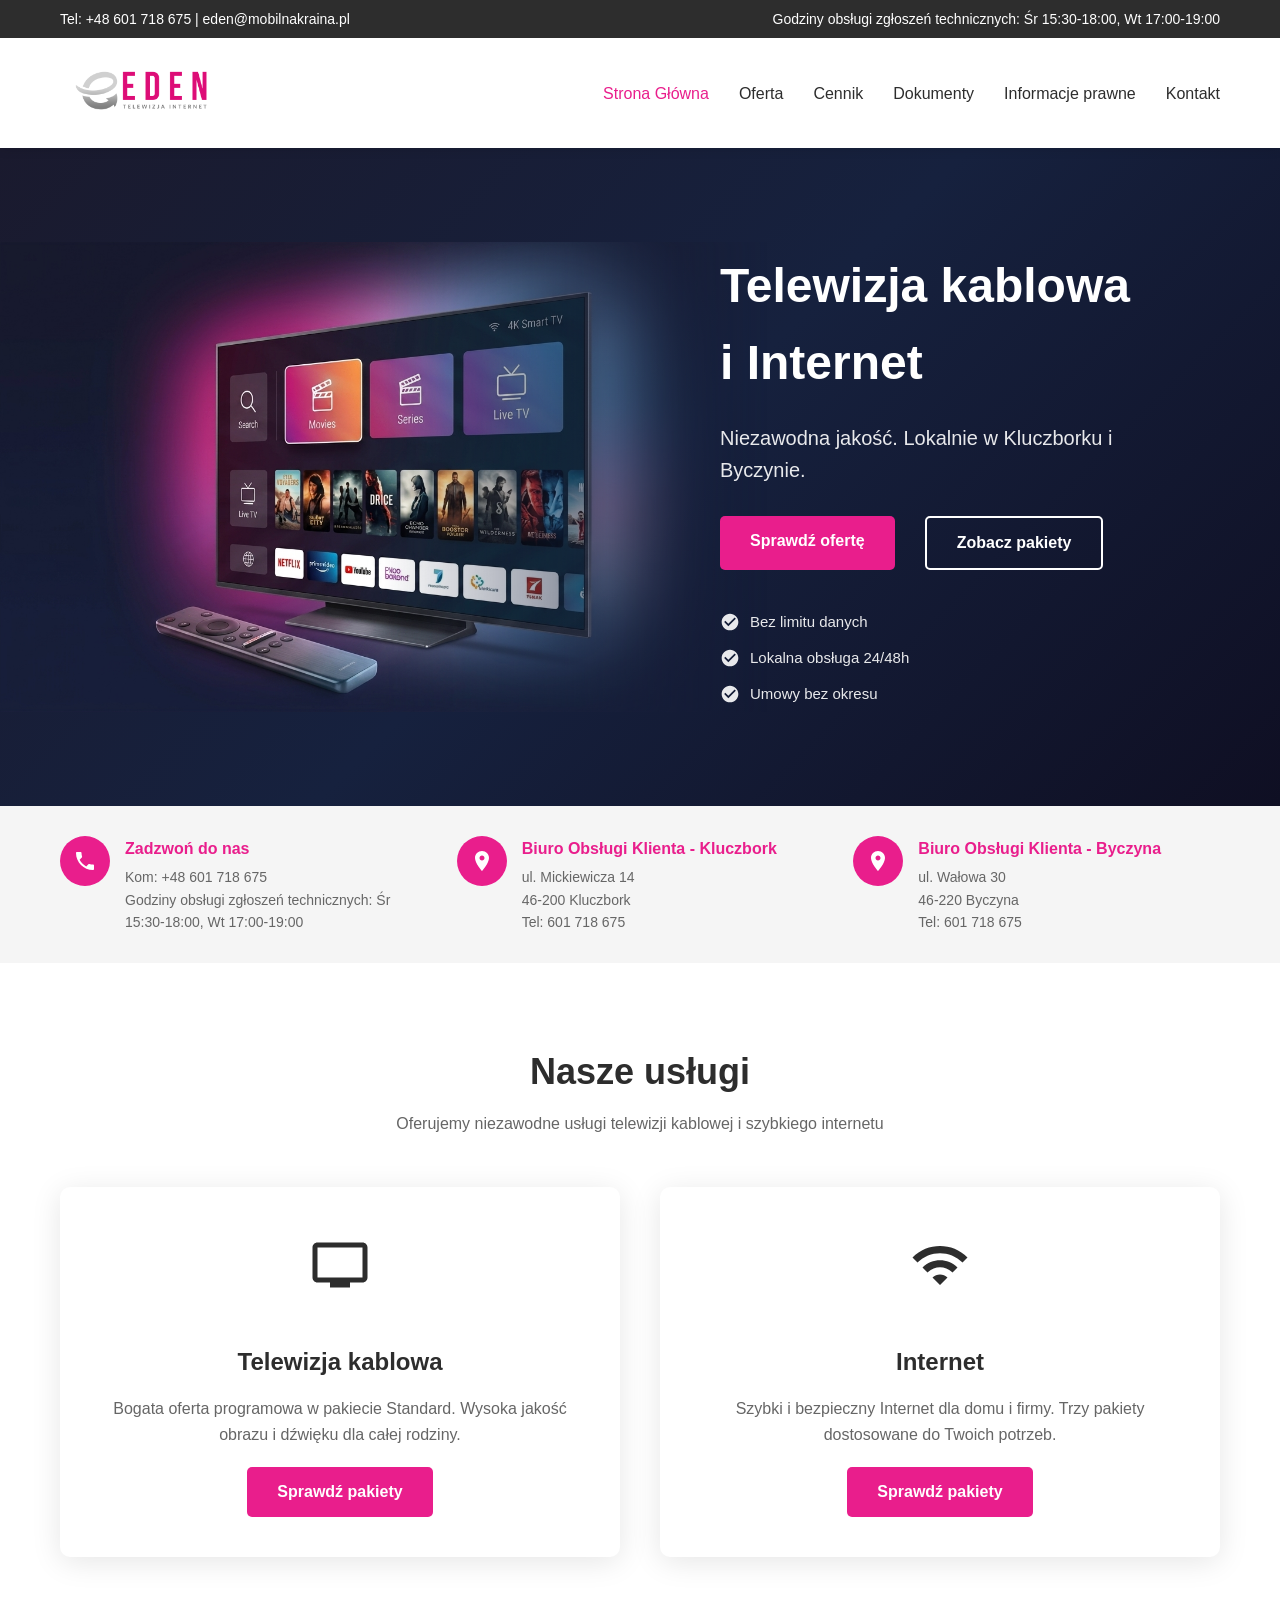
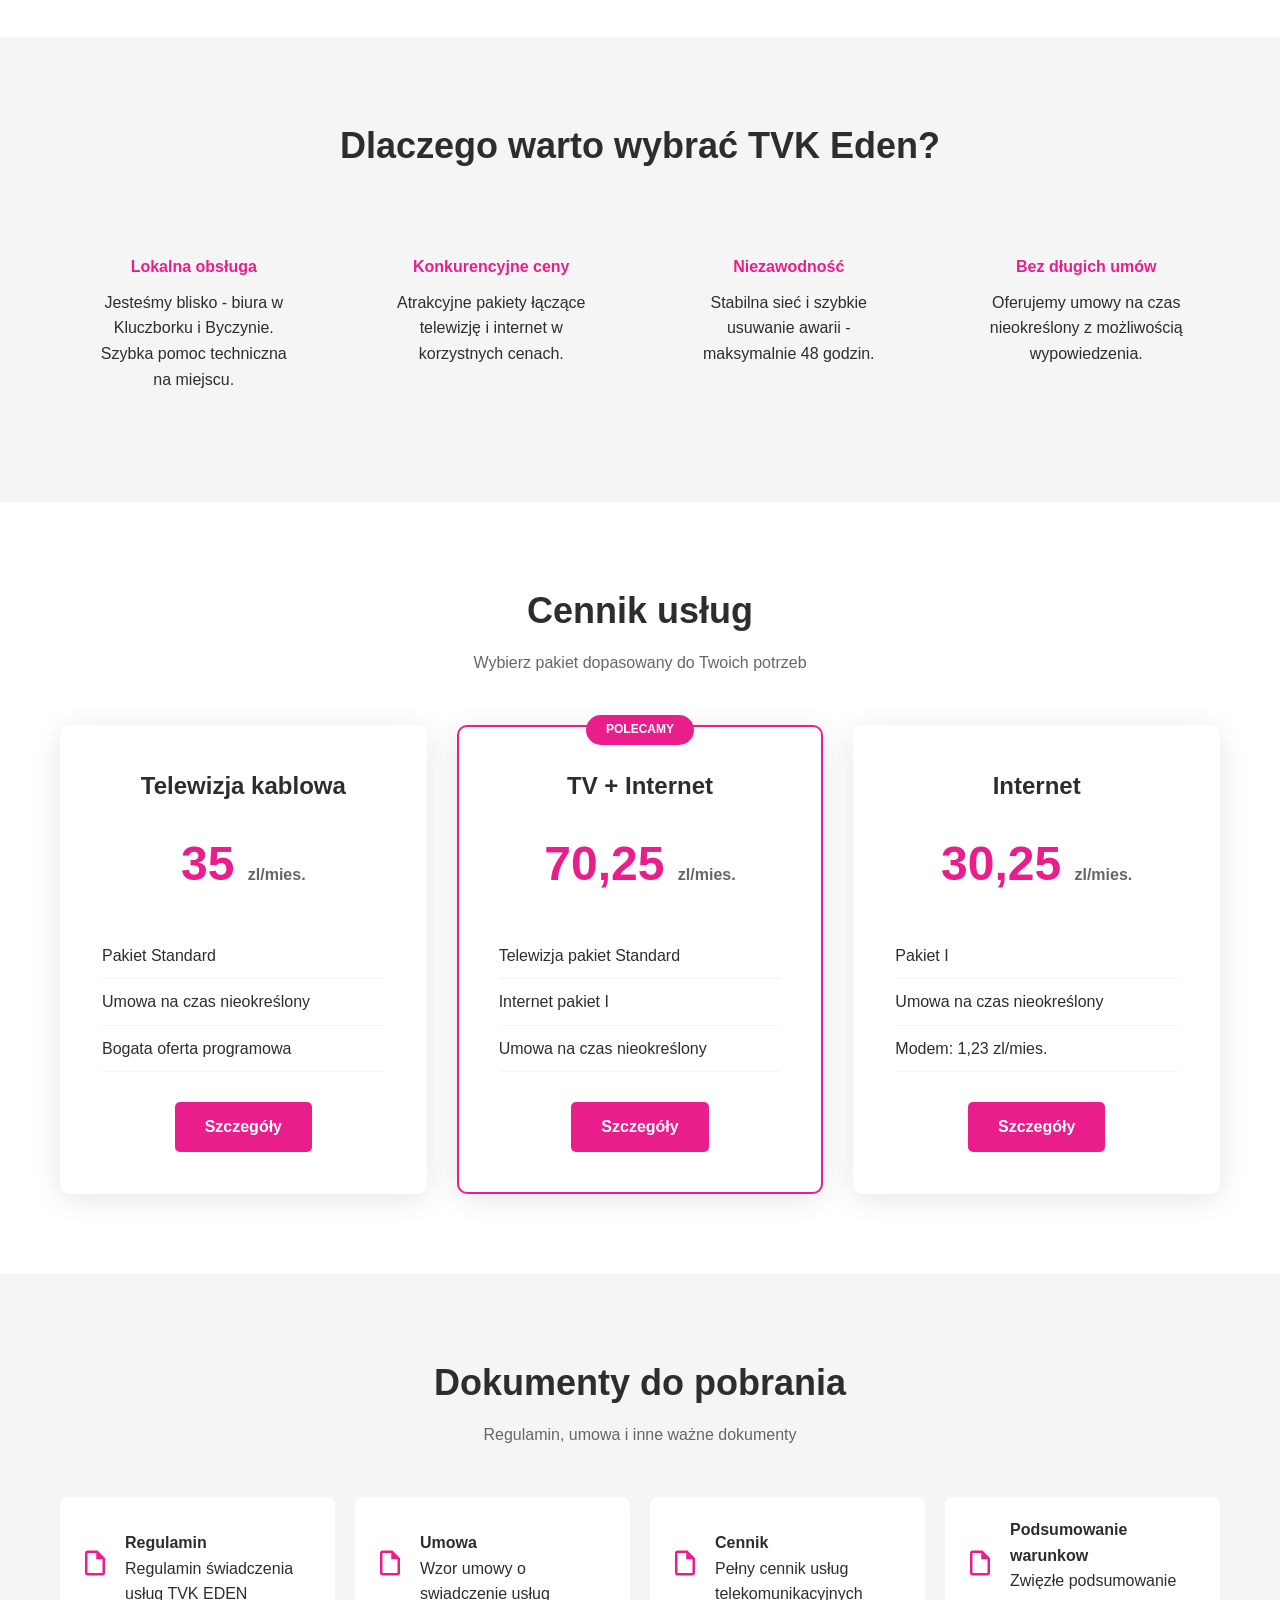
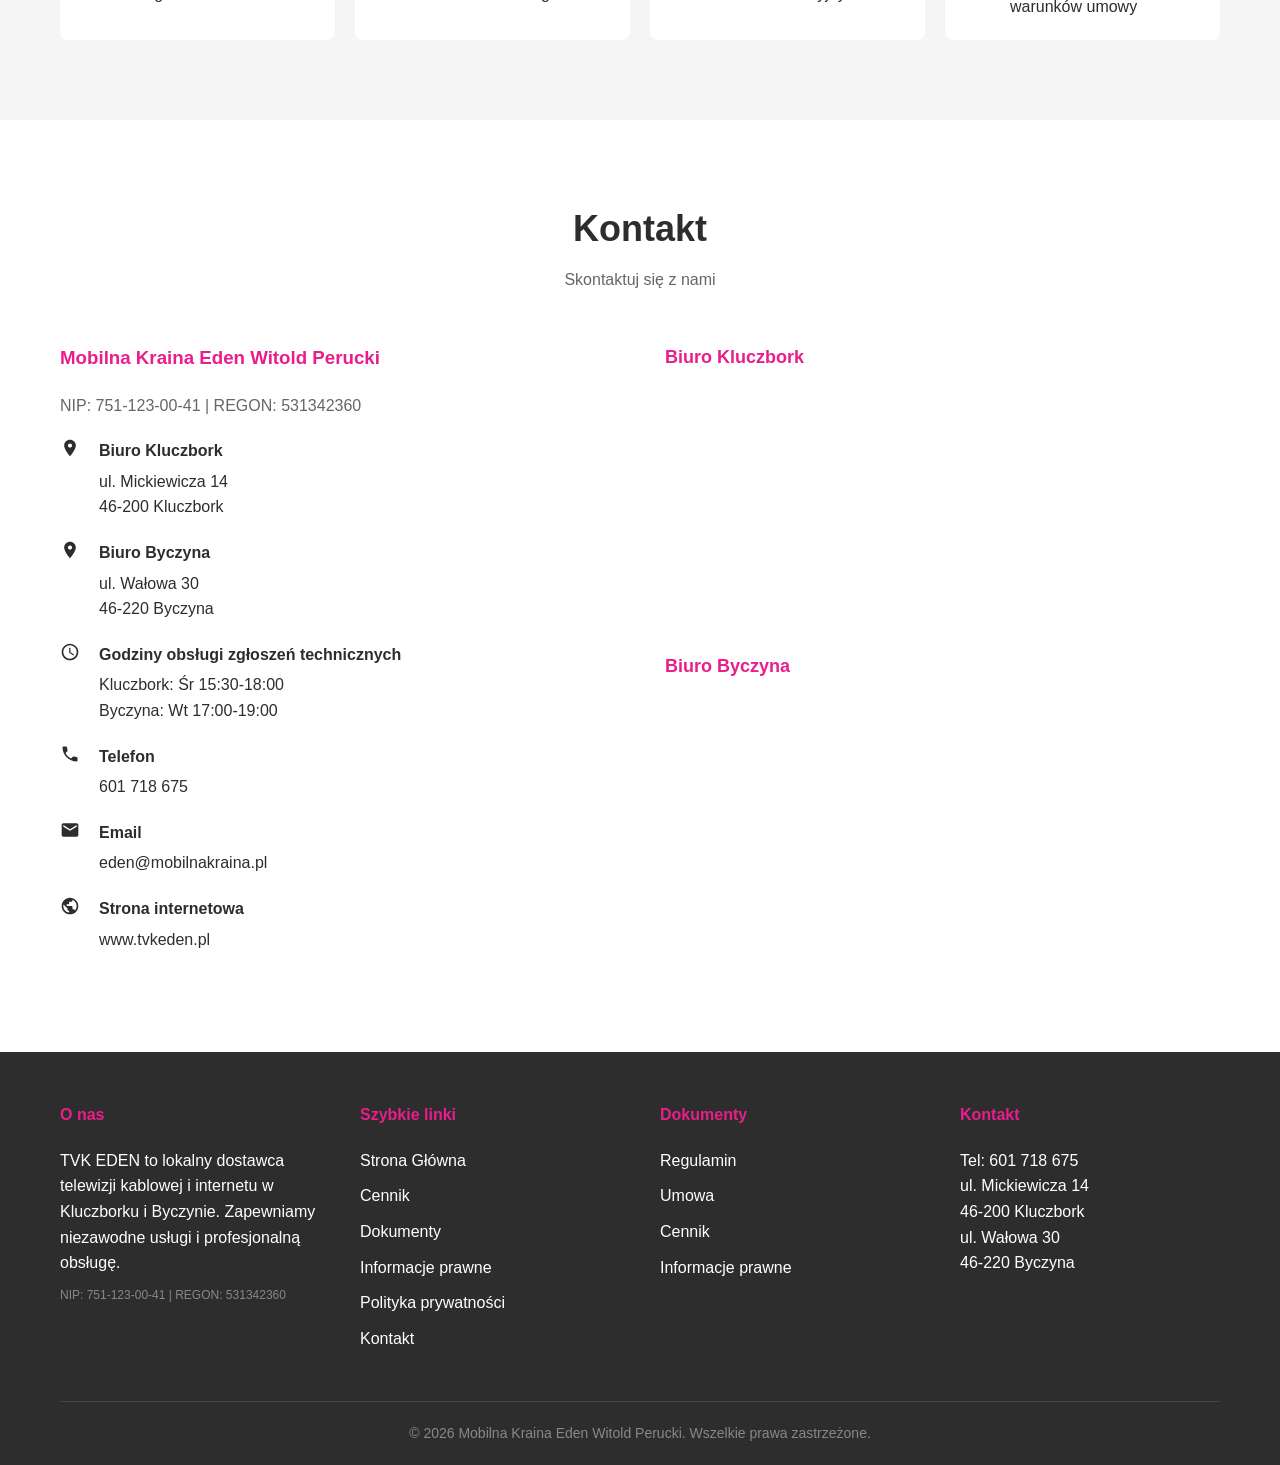
<file: index.html>
﻿<!DOCTYPE html>
<html lang="pl">
<head>
    <meta charset="UTF-8">
    <meta name="viewport" content="width=device-width, initial-scale=1.0, minimum-scale=0.5, maximum-scale=3.0">
    <meta name="description" content="TVK EDEN - Telewizja kablowa i Internet w Kluczborku i Byczynie. Niezawodna jakość, lokalna obsługa.">
    <title>EDEN - Telewizja kablowa i Internet | Kluczbork, Byczyna</title>
    <link rel="stylesheet" href="css/style.css">
    <link rel="icon" type="image/png" href="img/favicon.png">
</head>
<body>
    <!-- SVG Icons -->
    <svg xmlns="http://www.w3.org/2000/svg" style="display:none">
        <symbol id="icon-menu" viewBox="0 0 24 24"><path fill="currentColor" d="M3 6h18v2H3V6zm0 5h18v2H3v-2zm0 5h18v2H3v-2z"/></symbol>
        <symbol id="icon-phone" viewBox="0 0 24 24"><path fill="currentColor" d="M6.62 10.79c1.44 2.83 3.76 5.14 6.59 6.59l2.2-2.2c.27-.27.67-.36 1.02-.24 1.12.37 2.33.57 3.57.57.55 0 1 .45 1 1V20c0 .55-.45 1-1 1-9.39 0-17-7.61-17-17 0-.55.45-1 1-1h3.5c.55 0 1 .45 1 1 0 1.25.2 2.45.57 3.57.11.35.03.74-.25 1.02l-2.2 2.2z"/></symbol>
        <symbol id="icon-location" viewBox="0 0 24 24"><path fill="currentColor" d="M12 2C8.13 2 5 5.13 5 9c0 5.25 7 13 7 13s7-7.75 7-13c0-3.87-3.13-7-7-7zm0 9.5c-1.38 0-2.5-1.12-2.5-2.5s1.12-2.5 2.5-2.5 2.5 1.12 2.5 2.5-1.12 2.5-2.5 2.5z"/></symbol>
        <symbol id="icon-tv" viewBox="0 0 24 24"><path fill="currentColor" d="M21 3H3c-1.1 0-2 .9-2 2v12c0 1.1.9 2 2 2h5v2h8v-2h5c1.1 0 2-.9 2-2V5c0-1.1-.9-2-2-2zm0 14H3V5h18v12z"/></symbol>
        <symbol id="icon-wifi" viewBox="0 0 24 24"><path fill="currentColor" d="M1 9l2 2c4.97-4.97 13.03-4.97 18 0l2-2C16.93 2.93 7.08 2.93 1 9zm8 8l3 3 3-3c-1.65-1.66-4.34-1.66-6 0zm-4-4l2 2c2.76-2.76 7.24-2.76 10 0l2-2C15.14 9.14 8.87 9.14 5 13z"/></symbol>
        <symbol id="icon-document" viewBox="0 0 24 24"><path fill="currentColor" d="M14 2H6c-1.1 0-2 .9-2 2v16c0 1.1.9 2 2 2h12c1.1 0 2-.9 2-2V8l-6-6zm4 18H6V4h7v5h5v11z"/></symbol>
        <symbol id="icon-clock" viewBox="0 0 24 24"><path fill="currentColor" d="M12 2C6.5 2 2 6.5 2 12s4.5 10 10 10 10-4.5 10-10S17.5 2 12 2zm0 18c-4.41 0-8-3.59-8-8s3.59-8 8-8 8 3.59 8 8-3.59 8-8 8zm.5-13H11v6l5.2 3.2.8-1.3-4.5-2.7V7z"/></symbol>
        <symbol id="icon-email" viewBox="0 0 24 24"><path fill="currentColor" d="M20 4H4c-1.1 0-2 .9-2 2v12c0 1.1.9 2 2 2h16c1.1 0 2-.9 2-2V6c0-1.1-.9-2-2-2zm0 4l-8 5-8-5V6l8 5 8-5v2z"/></symbol>
        <symbol id="icon-globe" viewBox="0 0 24 24"><path fill="currentColor" d="M12 2C6.48 2 2 6.48 2 12s4.48 10 10 10 10-4.48 10-10S17.52 2 12 2zm-1 17.93c-3.95-.49-7-3.85-7-7.93 0-.62.08-1.21.21-1.79L9 15v1c0 1.1.9 2 2 2v1.93zm6.9-2.54c-.26-.81-1-1.39-1.9-1.39h-1v-3c0-.55-.45-1-1-1H8v-2h2c.55 0 1-.45 1-1V7h2c1.1 0 2-.9 2-2v-.41c2.93 1.19 5 4.06 5 7.41 0 2.08-.8 3.97-2.1 5.39z"/></symbol>
    </svg>

    <!-- Header -->
    <header class="header">
        <div class="header-top">
            <div class="container">
                <span>Tel: +48 601 718 675 | eden@mobilnakraina.pl</span>
                <span>Godziny obsługi zgłoszeń technicznych: Śr 15:30-18:00, Wt 17:00-19:00</span>
            </div>
        </div>
        <div class="header-main">
            <div class="container">
                <a href="index.html" class="logo">
                    <img src="img/logo.png" alt="EDEN Telewizja Internet">
                </a>
                <nav class="nav">
                    <button class="mobile-menu-btn" onclick="toggleMenu()">
                        <svg class="icon"><use href="#icon-menu"/></svg>
                    </button>
                    <ul id="nav-menu">
                        <li><a href="index.html">Strona Główna</a></li>
                        <li><a href="#usługi">Oferta</a></li>
                        <li><a href="cennik.html">Cennik</a></li>
                        <li><a href="dokumenty.html">Dokumenty</a></li>
                        <li><a href="informacje-prawne.html">Informacje prawne</a></li>
                        <li><a href="#kontakt">Kontakt</a></li>
                    </ul>
                </nav>
            </div>
        </div>
    </header>

    <!-- Hero Section -->
    <section class="hero">
        <div class="container hero-content">
            <h1>Telewizja kablowa<br>i Internet</h1>
            <p class="hero-subtitle">Niezawodna jakość. Lokalnie w Kluczborku i Byczynie.</p>
            <div class="hero-buttons">
                <a href="#usługi" class="btn btn-primary">Sprawdź ofertę</a>
                <a href="cennik.html" class="btn btn-outline">Zobacz pakiety</a>
            </div>
            <div class="hero-features">
                <div class="hero-feature">
                    <svg class="hero-feature-icon" viewBox="0 0 24 24" width="20" height="20"><path fill="currentColor" d="M12 2C6.48 2 2 6.48 2 12s4.48 10 10 10 10-4.48 10-10S17.52 2 12 2zm-2 15l-5-5 1.41-1.41L10 14.17l7.59-7.59L19 8l-9 9z"/></svg>
                    <span>Bez limitu danych</span>
                </div>
                <div class="hero-feature">
                    <svg class="hero-feature-icon" viewBox="0 0 24 24" width="20" height="20"><path fill="currentColor" d="M12 2C6.48 2 2 6.48 2 12s4.48 10 10 10 10-4.48 10-10S17.52 2 12 2zm-2 15l-5-5 1.41-1.41L10 14.17l7.59-7.59L19 8l-9 9z"/></svg>
                    <span>Lokalna obsługa 24/48h</span>
                </div>
                <div class="hero-feature">
                    <svg class="hero-feature-icon" viewBox="0 0 24 24" width="20" height="20"><path fill="currentColor" d="M12 2C6.48 2 2 6.48 2 12s4.48 10 10 10 10-4.48 10-10S17.52 2 12 2zm-2 15l-5-5 1.41-1.41L10 14.17l7.59-7.59L19 8l-9 9z"/></svg>
                    <span>Umowy bez okresu</span>
                </div>
            </div>
        </div>
    </section>

    <!-- Info Bar -->
    <section class="info-bar">
        <div class="container">
            <div class="info-item">
                <div class="info-icon">
                    <svg class="icon"><use href="#icon-phone"/></svg>
                </div>
                <div class="info-content">
                    <h4>Zadzwoń do nas</h4>
                    
                    <p>Kom: +48 601 718 675</p>
                    <p>Godziny obsługi zgłoszeń technicznych: Śr 15:30-18:00, Wt 17:00-19:00</p>
                </div>
            </div>
            <div class="info-item">
                <div class="info-icon">
                    <svg class="icon"><use href="#icon-location"/></svg>
                </div>
                <div class="info-content">
                    <h4>Biuro Obsługi Klienta - Kluczbork</h4>
                    <p>ul. Mickiewicza 14</p>
                    <p>46-200 Kluczbork</p>
                    <p>Tel: 601 718 675</p>
                </div>
            </div>
            <div class="info-item">
                <div class="info-icon">
                    <svg class="icon"><use href="#icon-location"/></svg>
                </div>
                <div class="info-content">
                    <h4>Biuro Obsługi Klienta - Byczyna</h4>
                    <p>ul. Wałowa 30</p>
                    <p>46-220 Byczyna</p>
                    <p>Tel: 601 718 675</p>
                </div>
            </div>
        </div>
    </section>

    <!-- Services Section -->
    <section class="services" id="usługi">
        <div class="container">
            <div class="section-title">
                <h2>Nasze usługi</h2>
                <p>Oferujemy niezawodne usługi telewizji kablowej i szybkiego internetu</p>
            </div>
            <div class="services-grid">
                <div class="service-card">
                    <div class="service-icon">
                        <svg class="icon-large"><use href="#icon-tv"/></svg>
                    </div>
                    <h3>Telewizja kablowa</h3>
                    <p>Bogata oferta programowa w pakiecie Standard. Wysoka jakość obrazu i dźwięku dla całej rodziny.</p>
                    <a href="cennik.html" class="btn btn-primary">Sprawdź pakiety</a>
                </div>
                <div class="service-card">
                    <div class="service-icon">
                        <svg class="icon-large"><use href="#icon-wifi"/></svg>
                    </div>
                    <h3>Internet</h3>
                    <p>Szybki i bezpieczny Internet dla domu i firmy. Trzy pakiety dostosowane do Twoich potrzeb.</p>
                    <a href="cennik.html" class="btn btn-primary">Sprawdź pakiety</a>
                </div>
            </div>
        </div>
    </section>

    <!-- Why Us Section -->
    <section class="why-us">
        <div class="container">
            <div class="section-title">
                <h2>Dlaczego warto wybrać TVK Eden?</h2>
            </div>
            <div class="features-grid">
                <div class="feature-item">
                    <h4>Lokalna obsługa</h4>
                    <p>Jesteśmy blisko - biura w Kluczborku i Byczynie. Szybka pomoc techniczna na miejscu.</p>
                </div>
                <div class="feature-item">
                    <h4>Konkurencyjne ceny</h4>
                    <p>Atrakcyjne pakiety łączące telewizję i internet w korzystnych cenach.</p>
                </div>
                <div class="feature-item">
                    <h4>Niezawodność</h4>
                    <p>Stabilna sieć i szybkie usuwanie awarii - maksymalnie 48 godzin.</p>
                </div>
                <div class="feature-item">
                    <h4>Bez długich umów</h4>
                    <p>Oferujemy umowy na czas nieokreślony z możliwością wypowiedzenia.</p>
                </div>
            </div>
        </div>
    </section>

    <!-- Pricing Preview -->
    <section class="pricing" id="cennik">
        <div class="container">
            <div class="section-title">
                <h2>Cennik usług</h2>
                <p>Wybierz pakiet dopasowany do Twoich potrzeb</p>
            </div>
            <div class="pricing-grid">
                <div class="price-card">
                    <h3>Telewizja kablowa</h3>
                    <div class="price">35 <span>zl/mies.</span></div>
                    <ul>
                        <li>Pakiet Standard</li>
                        <li>Umowa na czas nieokreślony</li>
                        <li>Bogata oferta programowa</li>
                    </ul>
                    <a href="cennik.html" class="btn btn-primary">Szczegóły</a>
                </div>
                <div class="price-card featured">
                    <h3>TV + Internet</h3>
                    <div class="price">70,25 <span>zl/mies.</span></div>
                    <ul>
                        <li>Telewizja pakiet Standard</li>
                        <li>Internet pakiet I</li>
                        <li>Umowa na czas nieokreślony</li>
                    </ul>
                    <a href="cennik.html" class="btn btn-primary">Szczegóły</a>
                </div>
                <div class="price-card">
                    <h3>Internet</h3>
                    <div class="price">30,25 <span>zl/mies.</span></div>
                    <ul>
                        <li>Pakiet I</li>
                        <li>Umowa na czas nieokreślony</li>
                        <li>Modem: 1,23 zl/mies.</li>
                    </ul>
                    <a href="cennik.html" class="btn btn-primary">Szczegóły</a>
                </div>
            </div>
        </div>
    </section>

    <!-- Documents Section -->
    <section class="documents" id="dokumenty">
        <div class="container">
            <div class="section-title">
                <h2>Dokumenty do pobrania</h2>
                <p>Regulamin, umowa i inne ważne dokumenty</p>
            </div>
            <div class="documents-grid">
                <a href="dokumenty/Regulamin_TVK_EDEN_sformatowany.pdf" class="doc-item" download>
                    <span class="doc-icon">
                        <svg class="icon-doc"><use href="#icon-document"/></svg>
                    </span>
                    <div>
                        <strong>Regulamin</strong>
                        <p>Regulamin świadczenia usług TVK EDEN</p>
                    </div>
                </a>
                <a href="dokumenty/Umowa_TVK_EDEN_sformatowana.pdf" class="doc-item" download>
                    <span class="doc-icon">
                        <svg class="icon-doc"><use href="#icon-document"/></svg>
                    </span>
                    <div>
                        <strong>Umowa</strong>
                        <p>Wzor umowy o swiadczenie usług</p>
                    </div>
                </a>
                <a href="dokumenty/Cennik_uslug_TVK_EDEN_sformatowany.pdf" class="doc-item" download>
                    <span class="doc-icon">
                        <svg class="icon-doc"><use href="#icon-document"/></svg>
                    </span>
                    <div>
                        <strong>Cennik</strong>
                        <p>Pełny cennik usług telekomunikacyjnych</p>
                    </div>
                </a>
                <a href="dokumenty/Podsumowanie_warunkow_umowy_TVK_EDEN_sformatowane.pdf" class="doc-item" download>
                    <span class="doc-icon">
                        <svg class="icon-doc"><use href="#icon-document"/></svg>
                    </span>
                    <div>
                        <strong>Podsumowanie warunkow</strong>
                        <p>Zwięzłe podsumowanie warunków umowy</p>
                    </div>
                </a>
            </div>
        </div>
    </section>

    <!-- Contact Section -->
    <section class="contact" id="kontakt">
        <div class="container">
            <div class="section-title">
                <h2>Kontakt</h2>
                <p>Skontaktuj się z nami</p>
            </div>
            <div class="contact-grid">
                <div class="contact-info">
                    <h3>Mobilna Kraina Eden Witold Perucki</h3>
                    <p style="margin-bottom: 20px; color: var(--gray);">
                        NIP: 751-123-00-41 | REGON: 531342360
                    </p>

                    <div class="contact-item">
                        <span class="contact-icon">
                            <svg class="icon-sm"><use href="#icon-location"/></svg>
                        </span>
                        <div>
                            <strong>Biuro Kluczbork</strong>
                            ul. Mickiewicza 14<br>
                            46-200 Kluczbork
                        </div>
                    </div>

                    <div class="contact-item">
                        <span class="contact-icon">
                            <svg class="icon-sm"><use href="#icon-location"/></svg>
                        </span>
                        <div>
                            <strong>Biuro Byczyna</strong>
                            ul. Wałowa 30<br>
                            46-220 Byczyna
                        </div>
                    </div>

                    <div class="contact-item">
                        <span class="contact-icon">
                            <svg class="icon-sm"><use href="#icon-clock"/></svg>
                        </span>
                        <div>
                            <strong>Godziny obsługi zgłoszeń technicznych</strong>
                            Kluczbork: Śr 15:30-18:00<br>Byczyna: Wt 17:00-19:00
                        </div>
                    </div>
                    <div class="contact-item">
                        <span class="contact-icon">
                            <svg class="icon-sm"><use href="#icon-phone"/></svg>
                        </span>
                        <div>
                            <strong>Telefon</strong>
                            601 718 675
                        </div>
                    </div>

                    <div class="contact-item">
                        <span class="contact-icon">
                            <svg class="icon-sm"><use href="#icon-email"/></svg>
                        </span>
                        <div>
                            <strong>Email</strong>
                            eden@mobilnakraina.pl
                        </div>
                    </div>

                    <div class="contact-item">
                        <span class="contact-icon">
                            <svg class="icon-sm"><use href="#icon-globe"/></svg>
                        </span>
                        <div>
                            <strong>Strona internetowa</strong>
                            www.tvkeden.pl
                        </div>
                    </div>
                </div>
                <div class="maps-wrapper">
                    <div class="map-box">
                        <h4>Biuro Kluczbork</h4>
                        <div class="map-container">
                            <iframe src="https://www.google.com/maps/embed?pb=!1m18!1m12!1m3!1d2512.5!2d18.216!3d50.973!2m3!1f0!2f0!3f0!3m2!1i1024!2i768!4f13.1!3m3!1m2!1s0x4710d5a3b5b5b5b5%3A0x0!2sul.%20Mickiewicza%2014%2C%2046-200%20Kluczbork!5e0!3m2!1spl!2spl!4v1600000000000" allowfullscreen="" loading="lazy"></iframe>
                        </div>
                    </div>
                    <div class="map-box">
                        <h4>Biuro Byczyna</h4>
                        <div class="map-container">
                            <iframe src="https://www.google.com/maps/embed?pb=!1m18!1m12!1m3!1d2516.5!2d18.218!3d50.898!2m3!1f0!2f0!3f0!3m2!1i1024!2i768!4f13.1!3m3!1m2!1s0x4710d5a3b5b5b5b5%3A0x0!2sul.%20Wa%C5%82owa%2030%2C%2046-220%20Byczyna!5e0!3m2!1spl!2spl!4v1600000000000" allowfullscreen="" loading="lazy"></iframe>
                        </div>
                    </div>
                </div>
            </div>
        </div>
    </section>

    <!-- Footer -->
    <footer class="footer">
        <div class="container">
            <div class="footer-grid">
                <div>
                    <h4>O nas</h4>
                    <p>TVK EDEN to lokalny dostawca telewizji kablowej i internetu w Kluczborku i Byczynie. Zapewniamy niezawodne usługi i profesjonalną obsługę.</p>
                    <p style="margin-top: 10px; font-size: 12px; color: #888;">NIP: 751-123-00-41 | REGON: 531342360</p>
                </div>
                <div>
                    <h4>Szybkie linki</h4>
                    <ul>
                        <li><a href="index.html">Strona Główna</a></li>
                        <li><a href="cennik.html">Cennik</a></li>
                        <li><a href="dokumenty.html">Dokumenty</a></li>
                        <li><a href="informacje-prawne.html">Informacje prawne</a></li>
                        <li><a href="polityka-prywatności.html">Polityka prywatności</a></li>
                        <li><a href="#kontakt">Kontakt</a></li>
                    </ul>
                </div>
                <div>
                    <h4>Dokumenty</h4>
                    <ul>
                        <li><a href="dokumenty/Regulamin_TVK_EDEN_sformatowany.pdf">Regulamin</a></li>
                        <li><a href="dokumenty/Umowa_TVK_EDEN_sformatowana.pdf">Umowa</a></li>
                        <li><a href="dokumenty/Cennik_uslug_TVK_EDEN_sformatowany.pdf">Cennik</a></li>
                        <li><a href="informacje-prawne.html">Informacje prawne</a></li>
                    </ul>
                </div>
                <div>
                    <h4>Kontakt</h4>
                    <p>Tel: 601 718 675</p>
                    <p>ul. Mickiewicza 14<br>46-200 Kluczbork</p>
                    <p>ul. Wałowa 30<br>46-220 Byczyna</p>
                </div>
            </div>
            <div class="footer-bottom">
                <p>&copy; 2026 Mobilna Kraina Eden Witold Perucki. Wszelkie prawa zastrzeżone.</p>
            </div>
        </div>
    </footer>

    <script>
        function toggleMenu() {
            document.getElementById('nav-menu').classList.toggle('active');
        }

        // Scroll spy - highlight nav based on visible section
        const sections = document.querySelectorAll('section[id]');
        const navLinks = document.querySelectorAll('.nav a');

        function setActiveNav() {
            const scrollPos = window.scrollY + 150;

            sections.forEach(section => {
                const sectionTop = section.offsetTop;
                const sectionHeight = section.offsetHeight;
                const sectionId = section.getAttribute('id');

                if (scrollPos >= sectionTop && scrollPos < sectionTop + sectionHeight) {
                    navLinks.forEach(link => {
                        link.classList.remove('active');
                        const href = link.getAttribute('href');
                        if (href === '#' + sectionId || href === 'index.html#' + sectionId) {
                            link.classList.add('active');
                        }
                    });
                }
            });

            // If at very top, highlight "Strona Główna"
            if (window.scrollY < 100) {
                navLinks.forEach(link => {
                    link.classList.remove('active');
                    if (link.getAttribute('href') === 'index.html') {
                        link.classList.add('active');
                    }
                });
            }
        }

        window.addEventListener('scroll', setActiveNav);
        setActiveNav();
    </script>
</body>
</html>
</file>
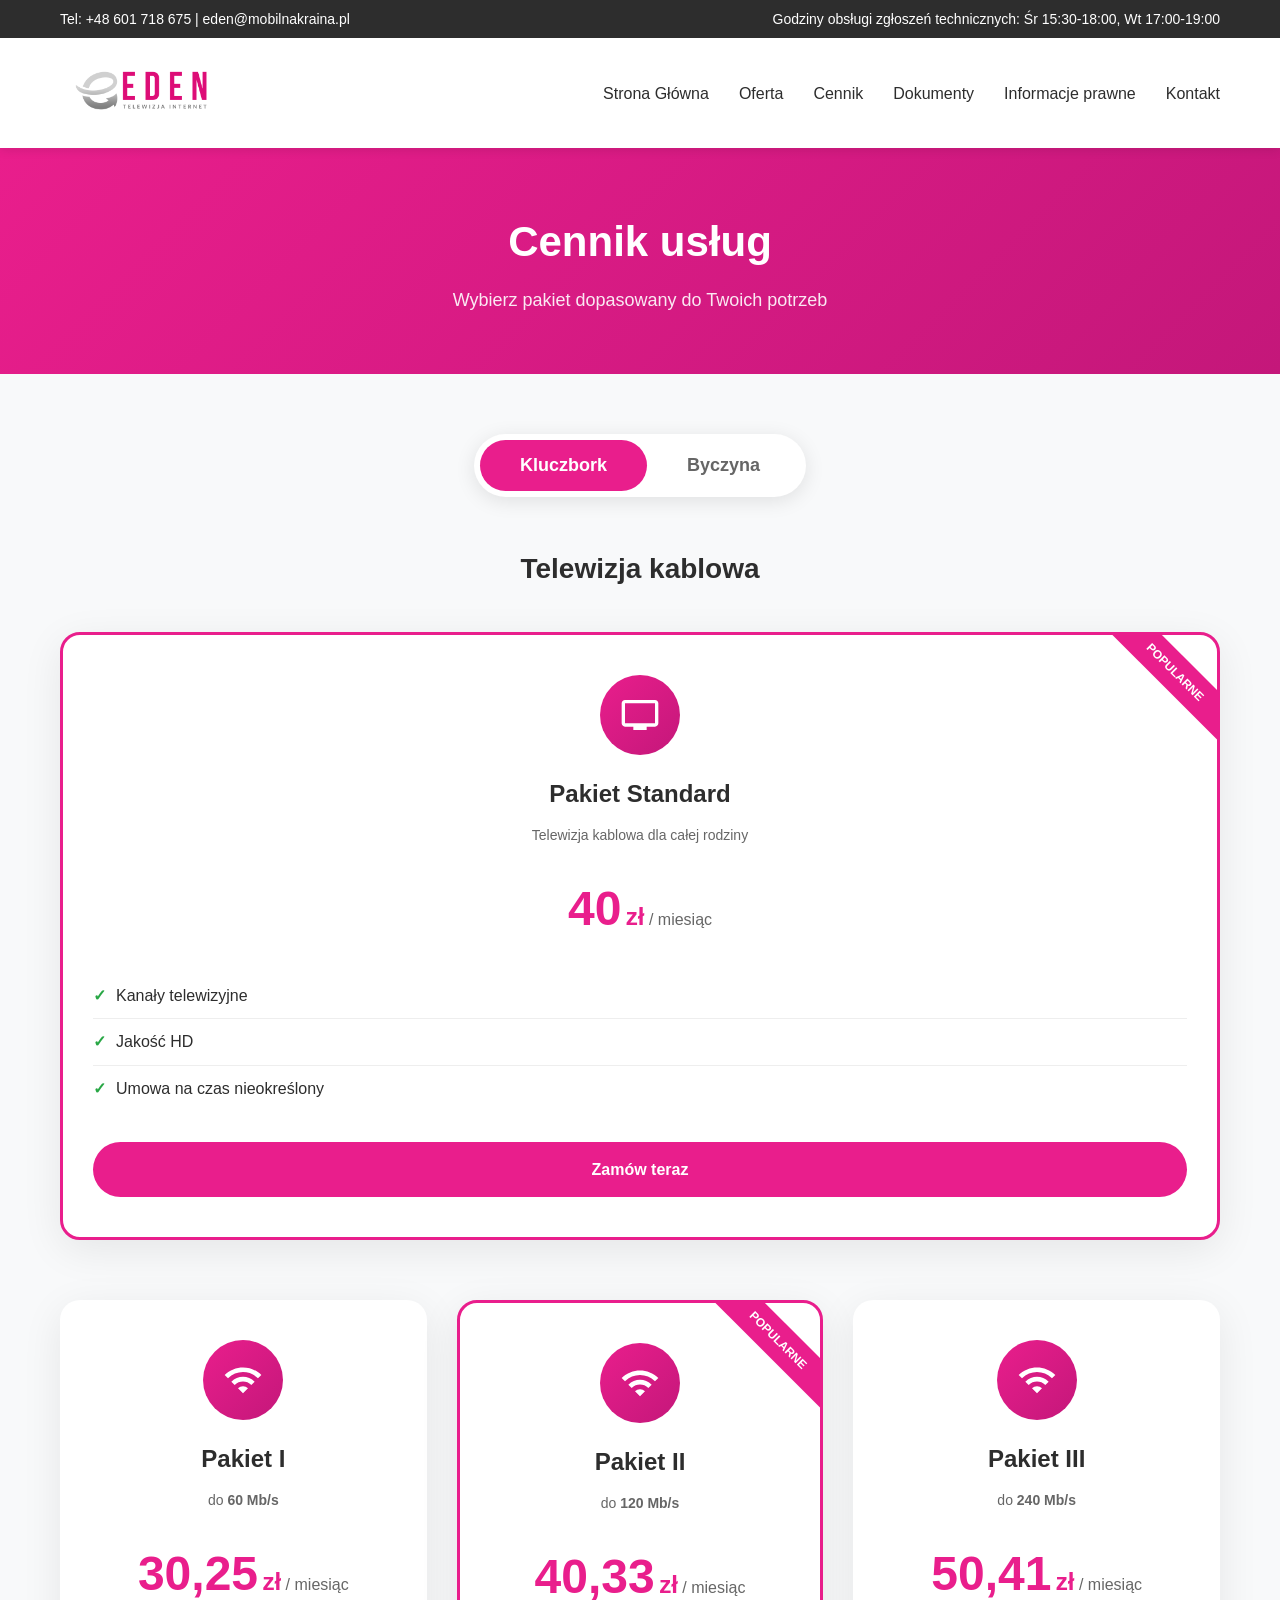
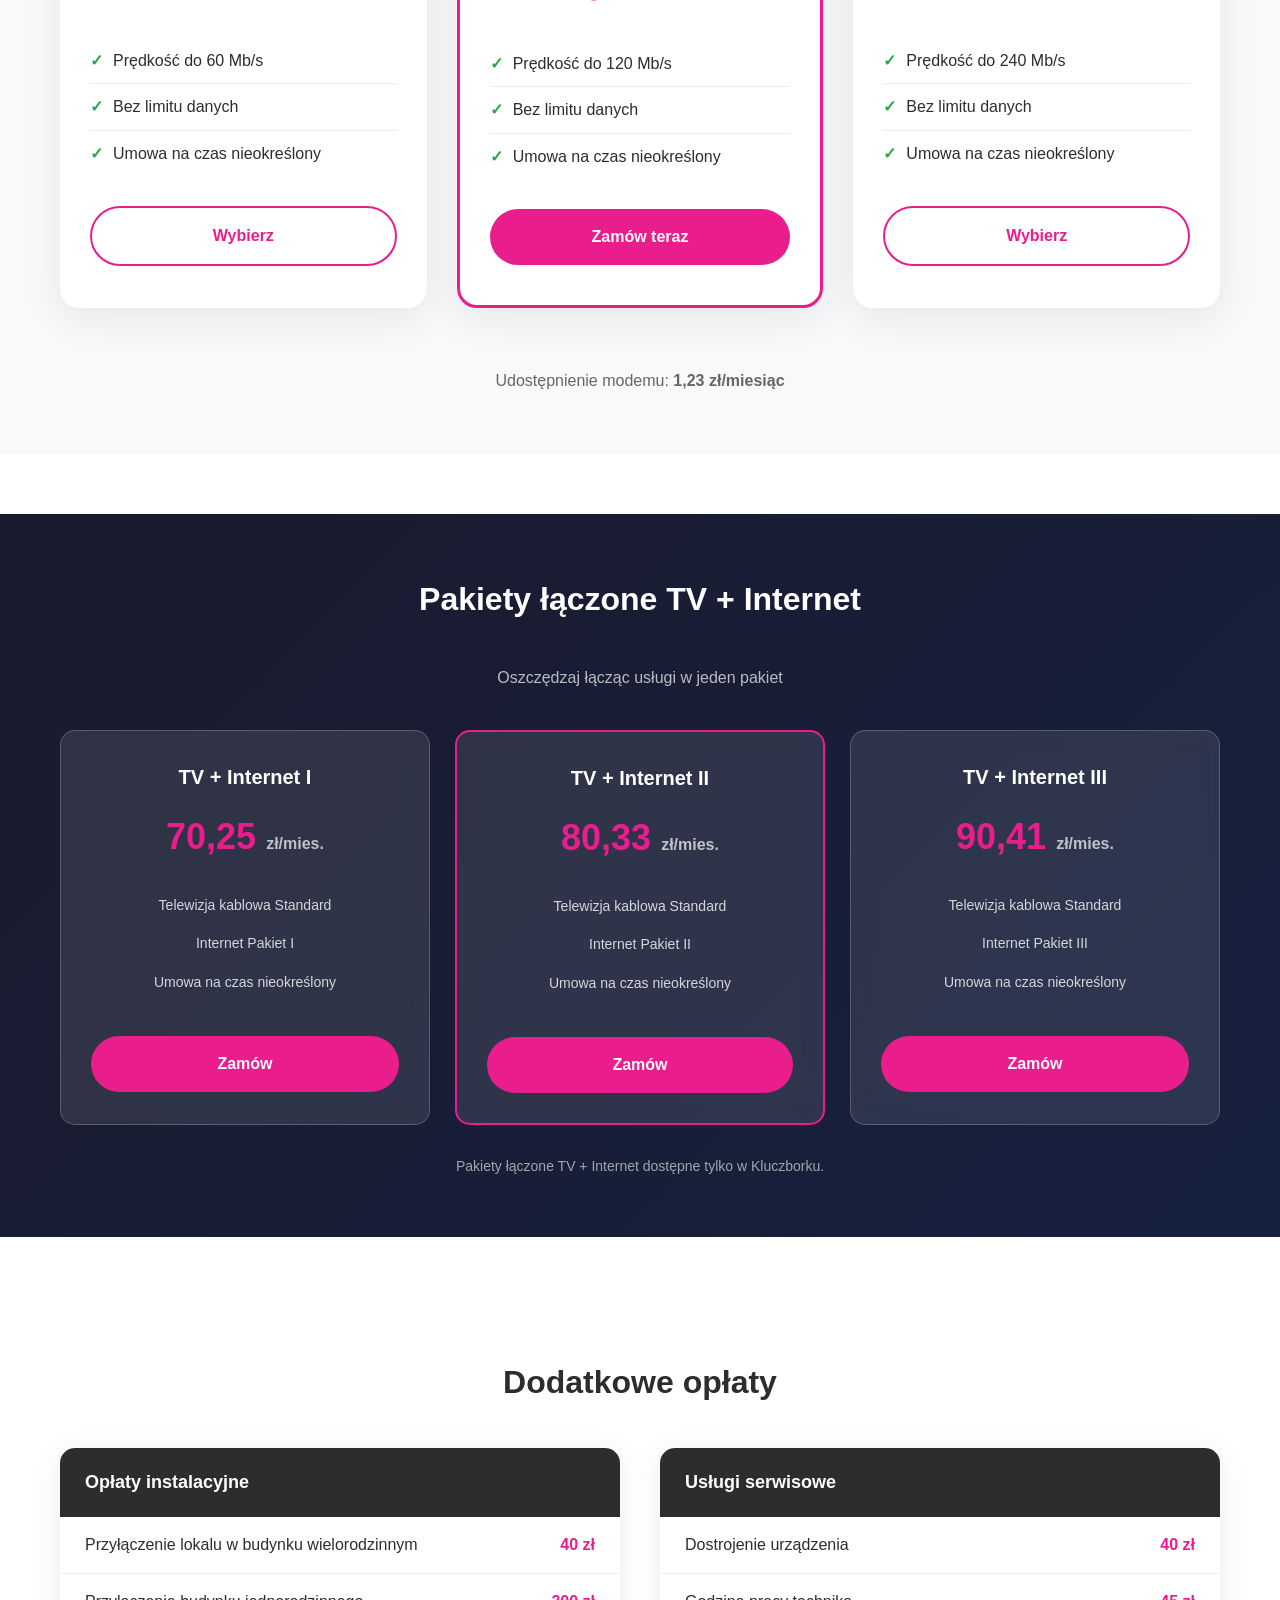
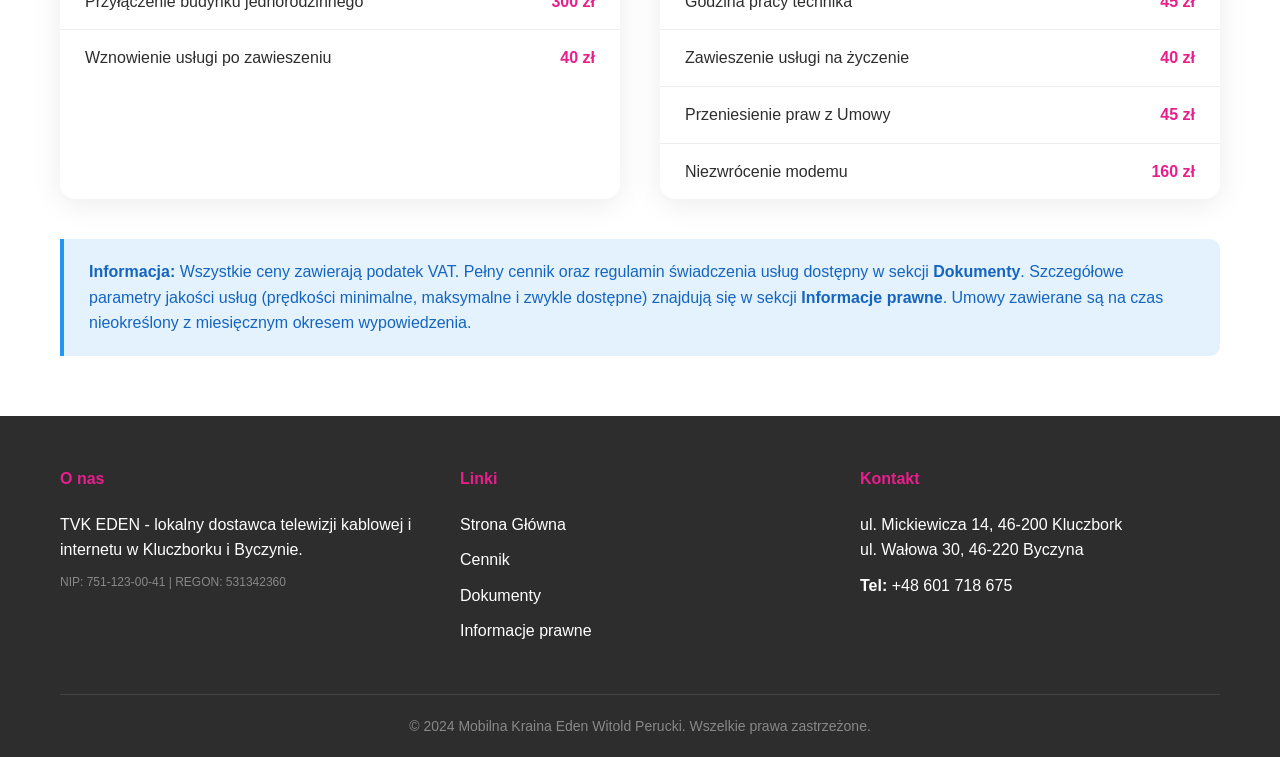
<file: cennik/index.html>
﻿<!DOCTYPE html><html><head><meta charset="UTF-8"><meta http-equiv="refresh" content="0;url=/cennik.html"><title>Cennik - EDEN</title></head><body><script>window.location.replace("/cennik.html");</script></body></html>
</file>
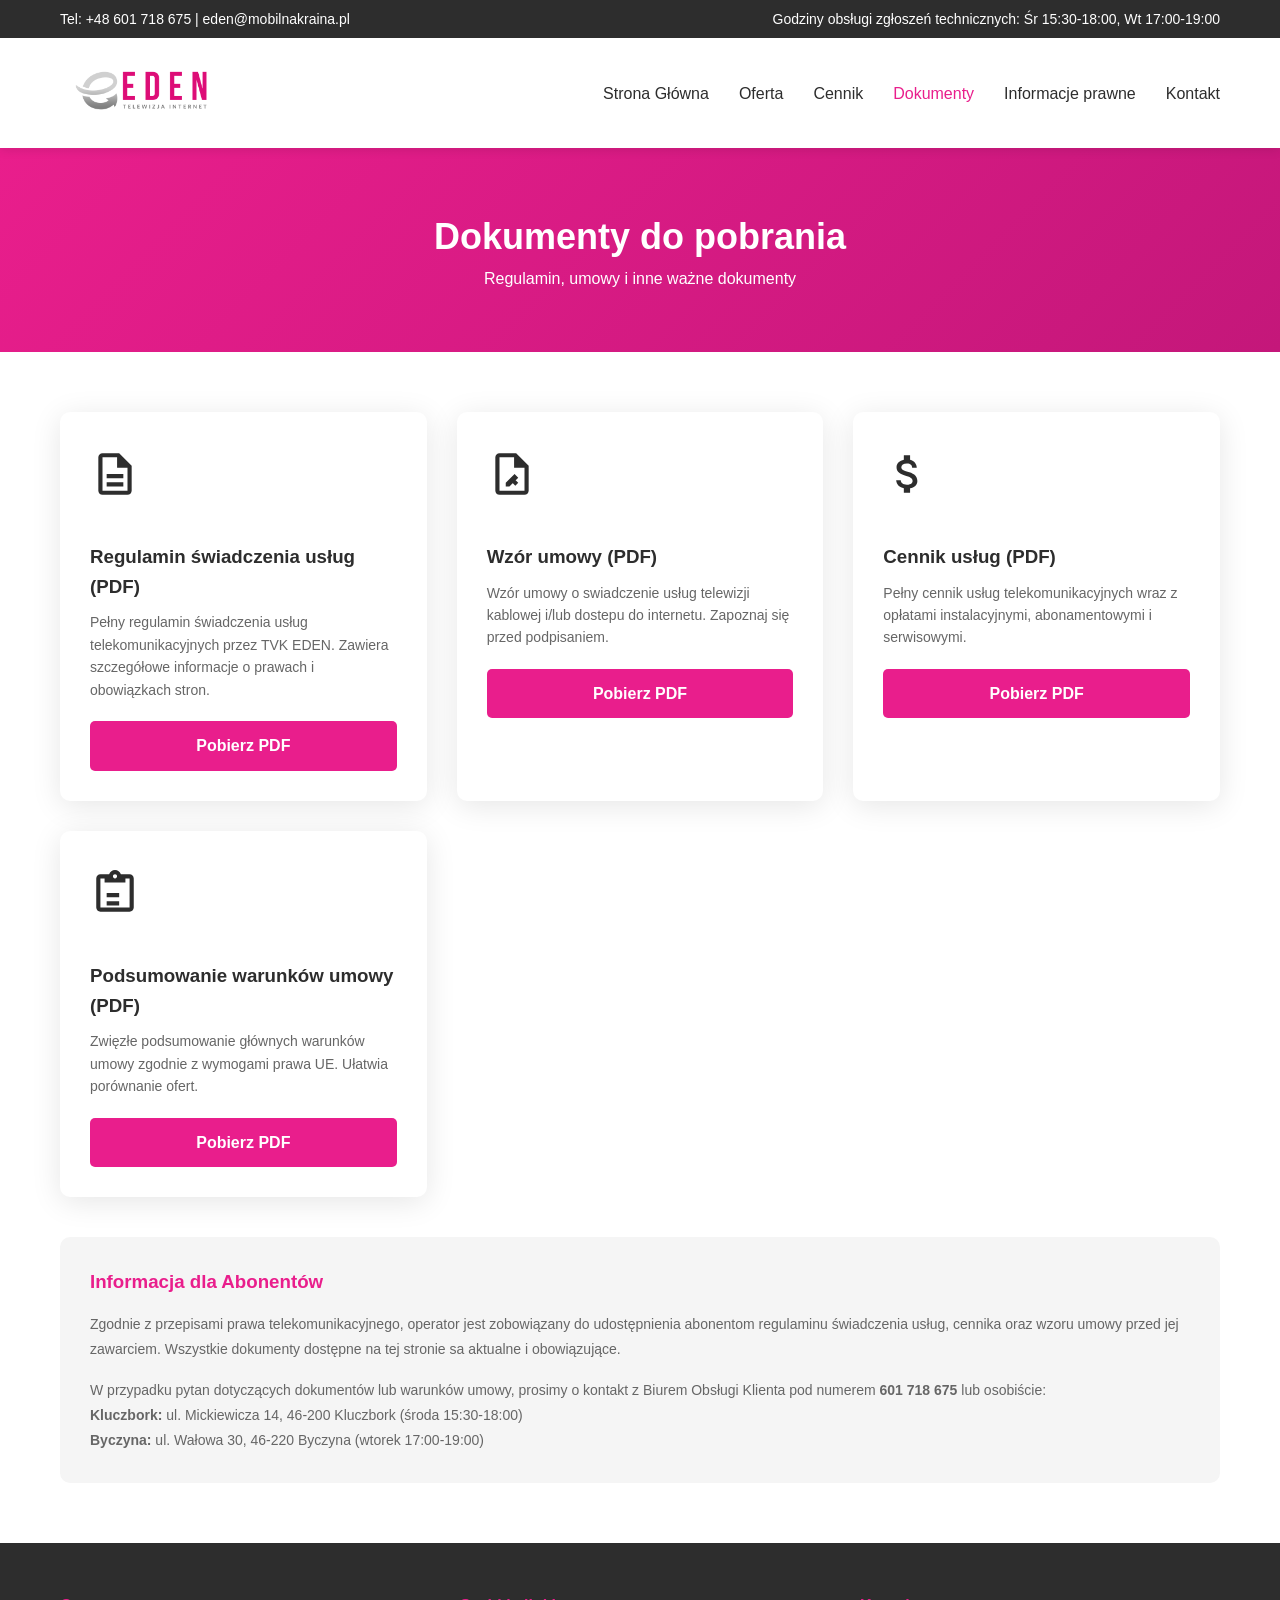
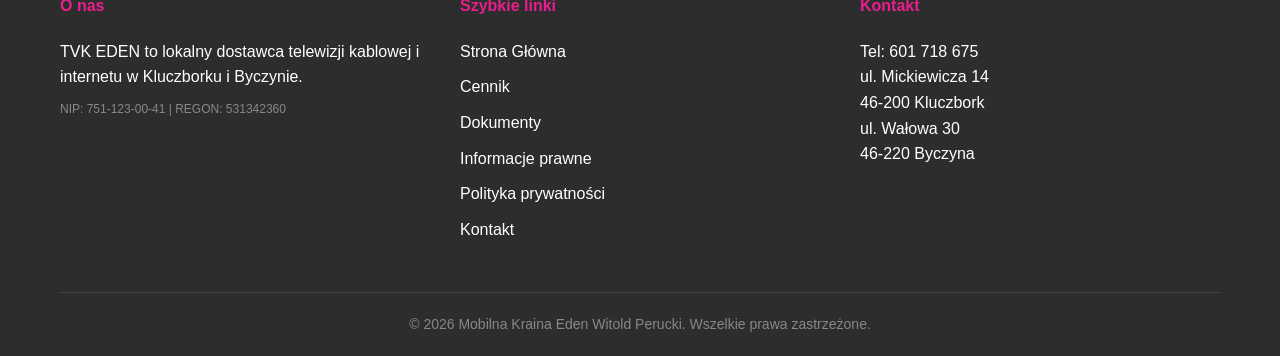
<file: dokumenty/index.html>
﻿<!DOCTYPE html><html><head><meta charset="UTF-8"><meta http-equiv="refresh" content="0;url=/dokumenty.html"><title>Dokumenty - EDEN</title></head><body><script>window.location.replace("/dokumenty.html");</script></body></html>
</file>
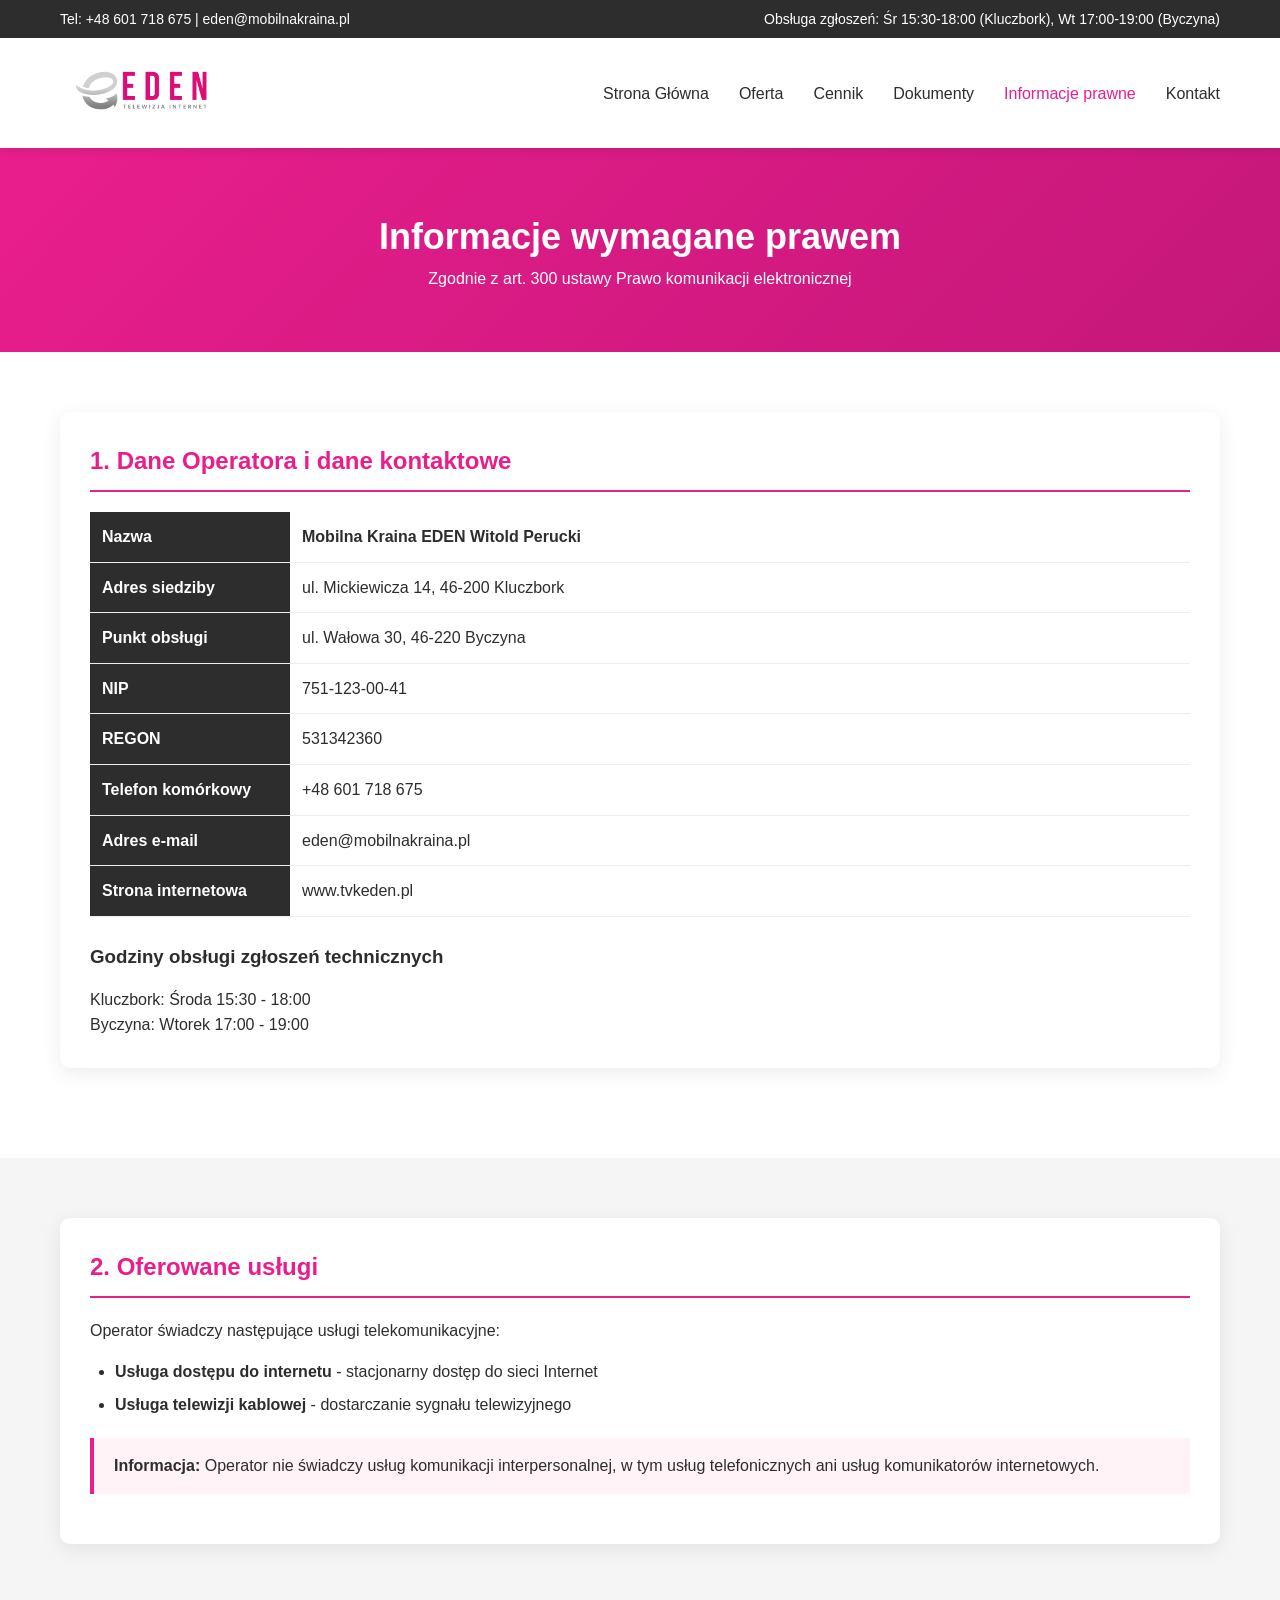
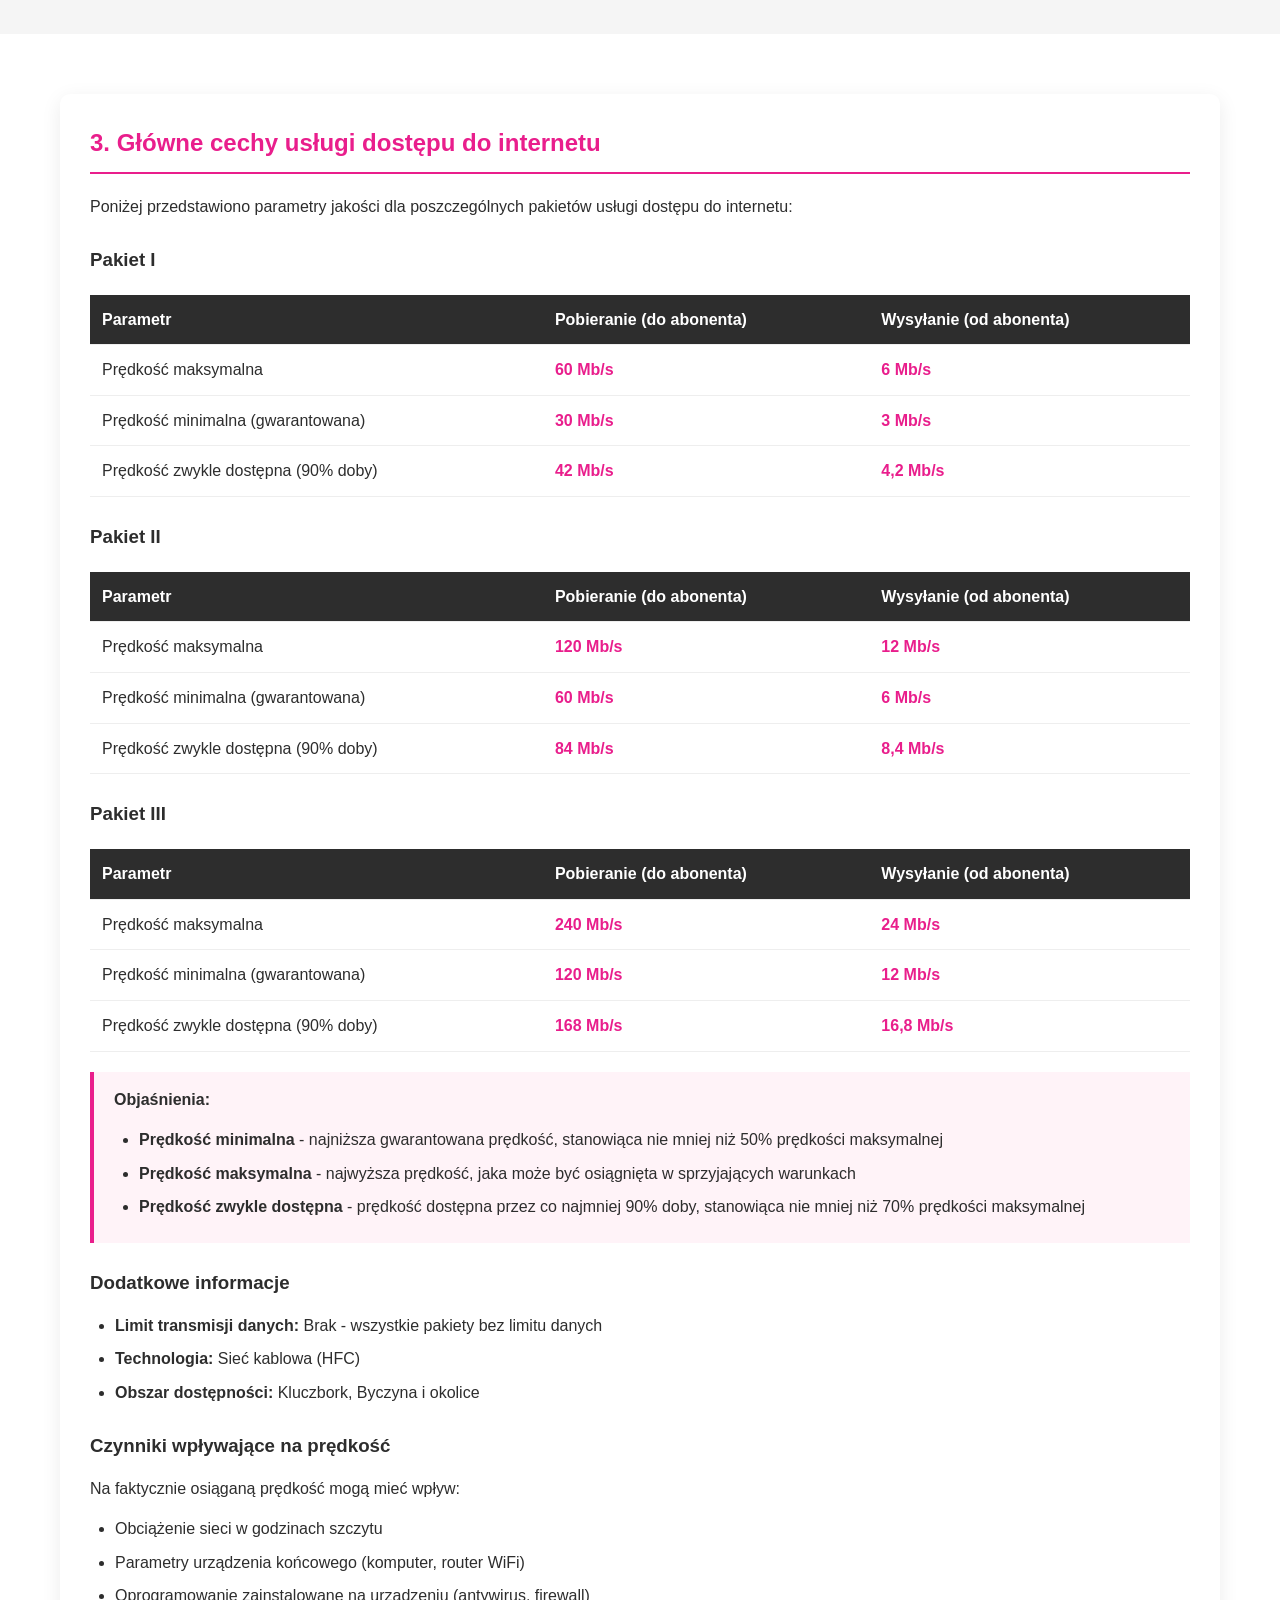
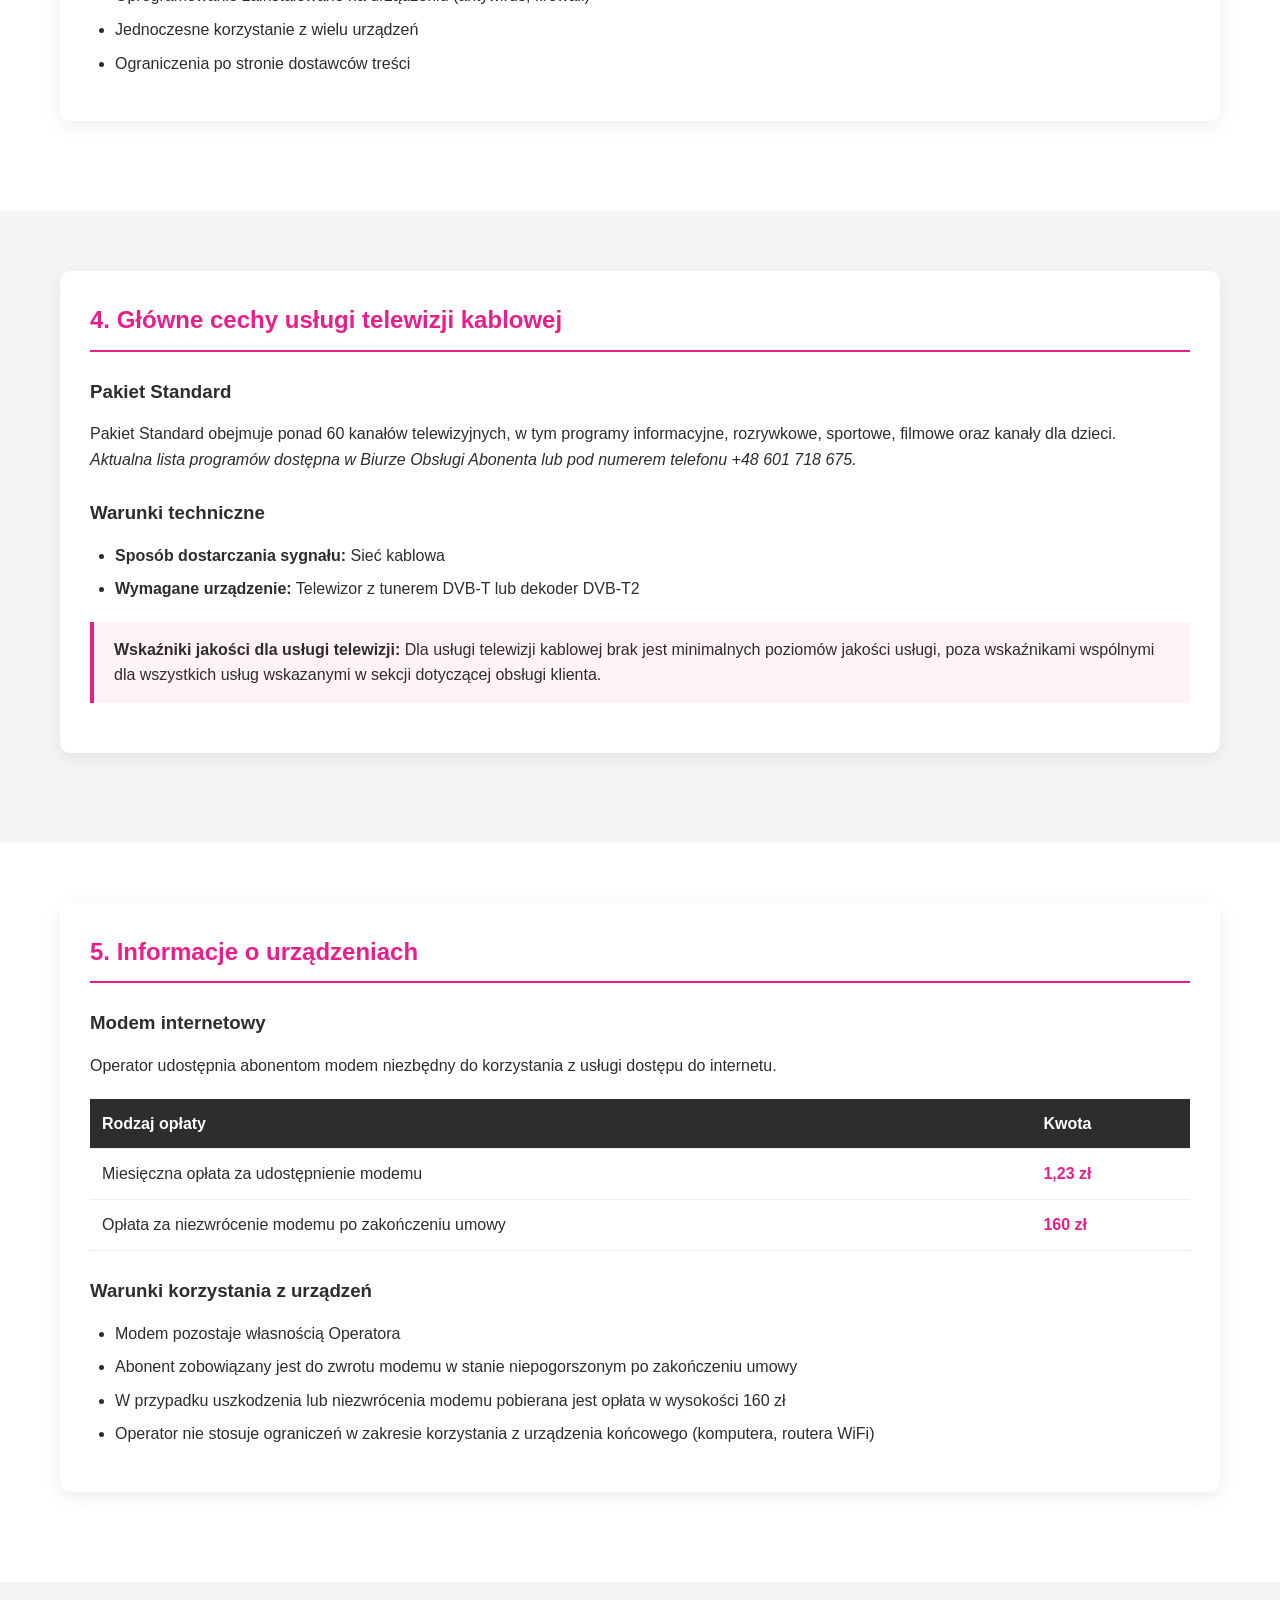
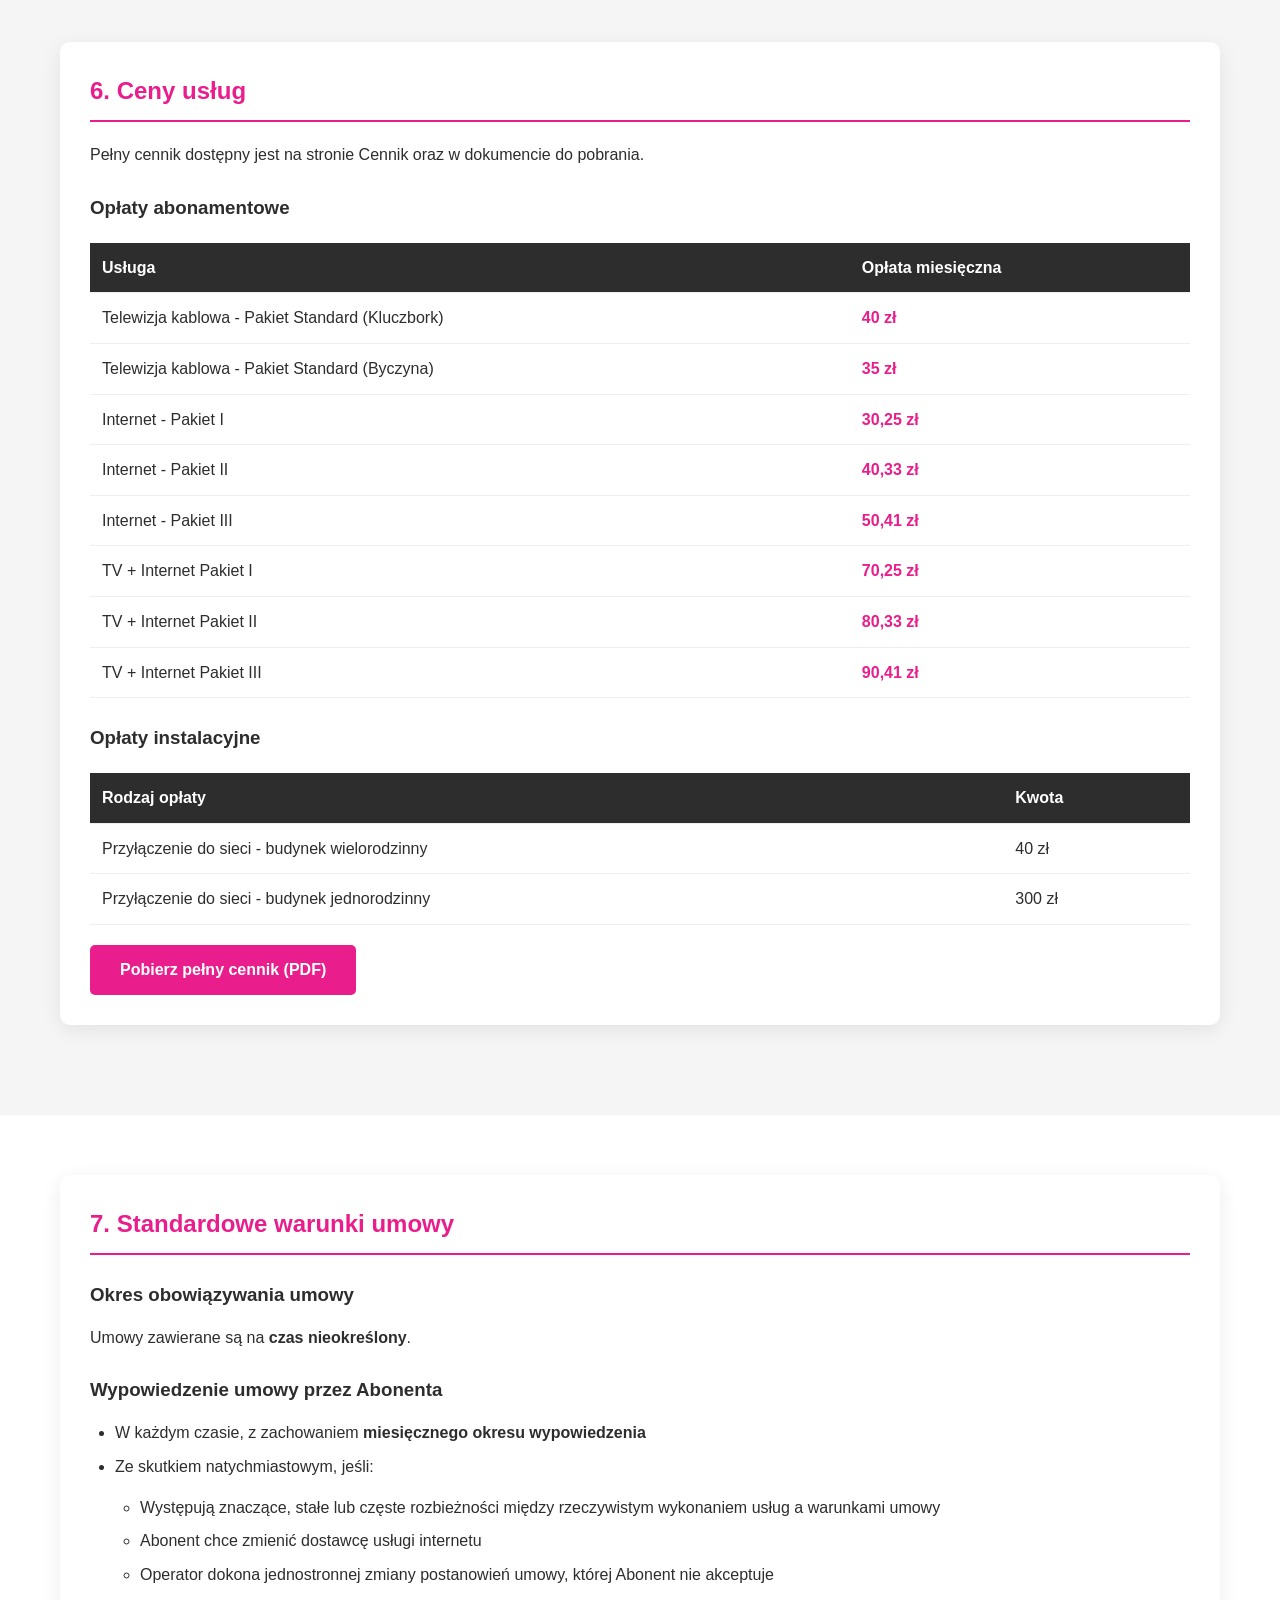
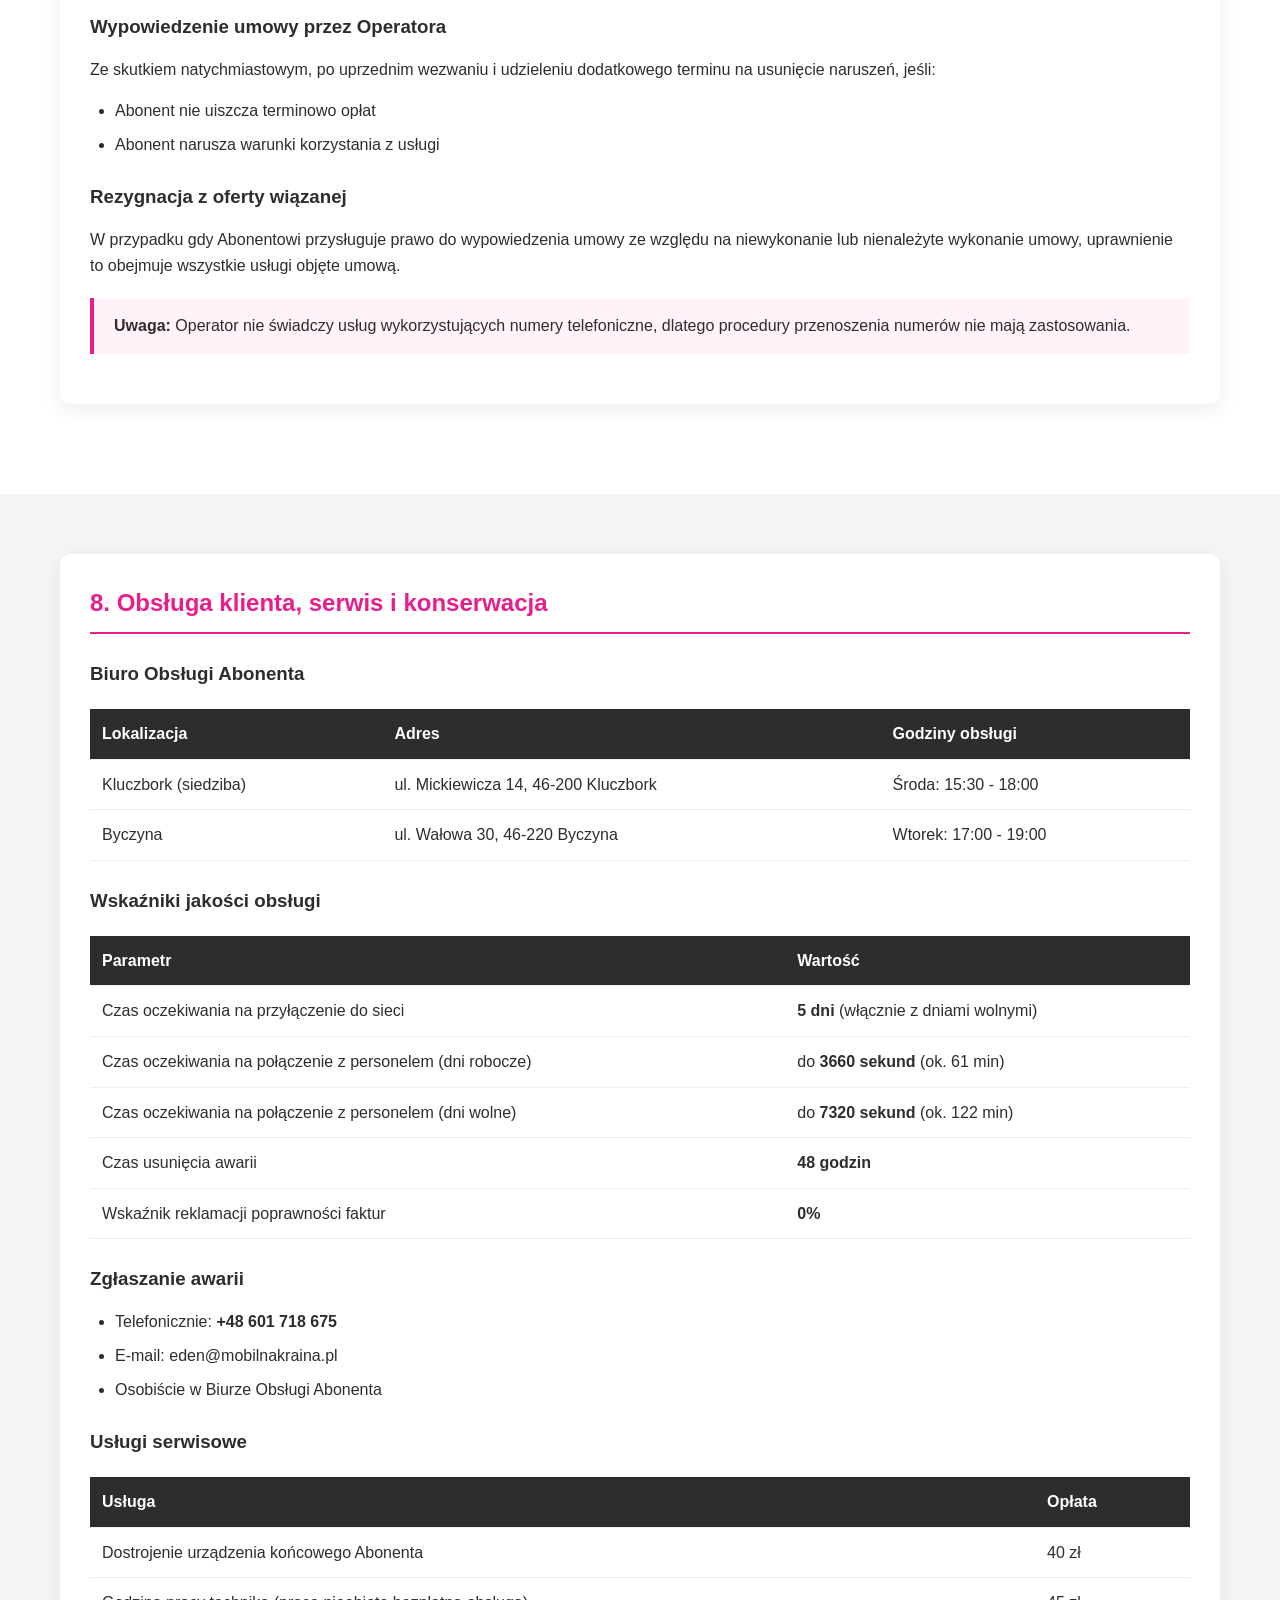
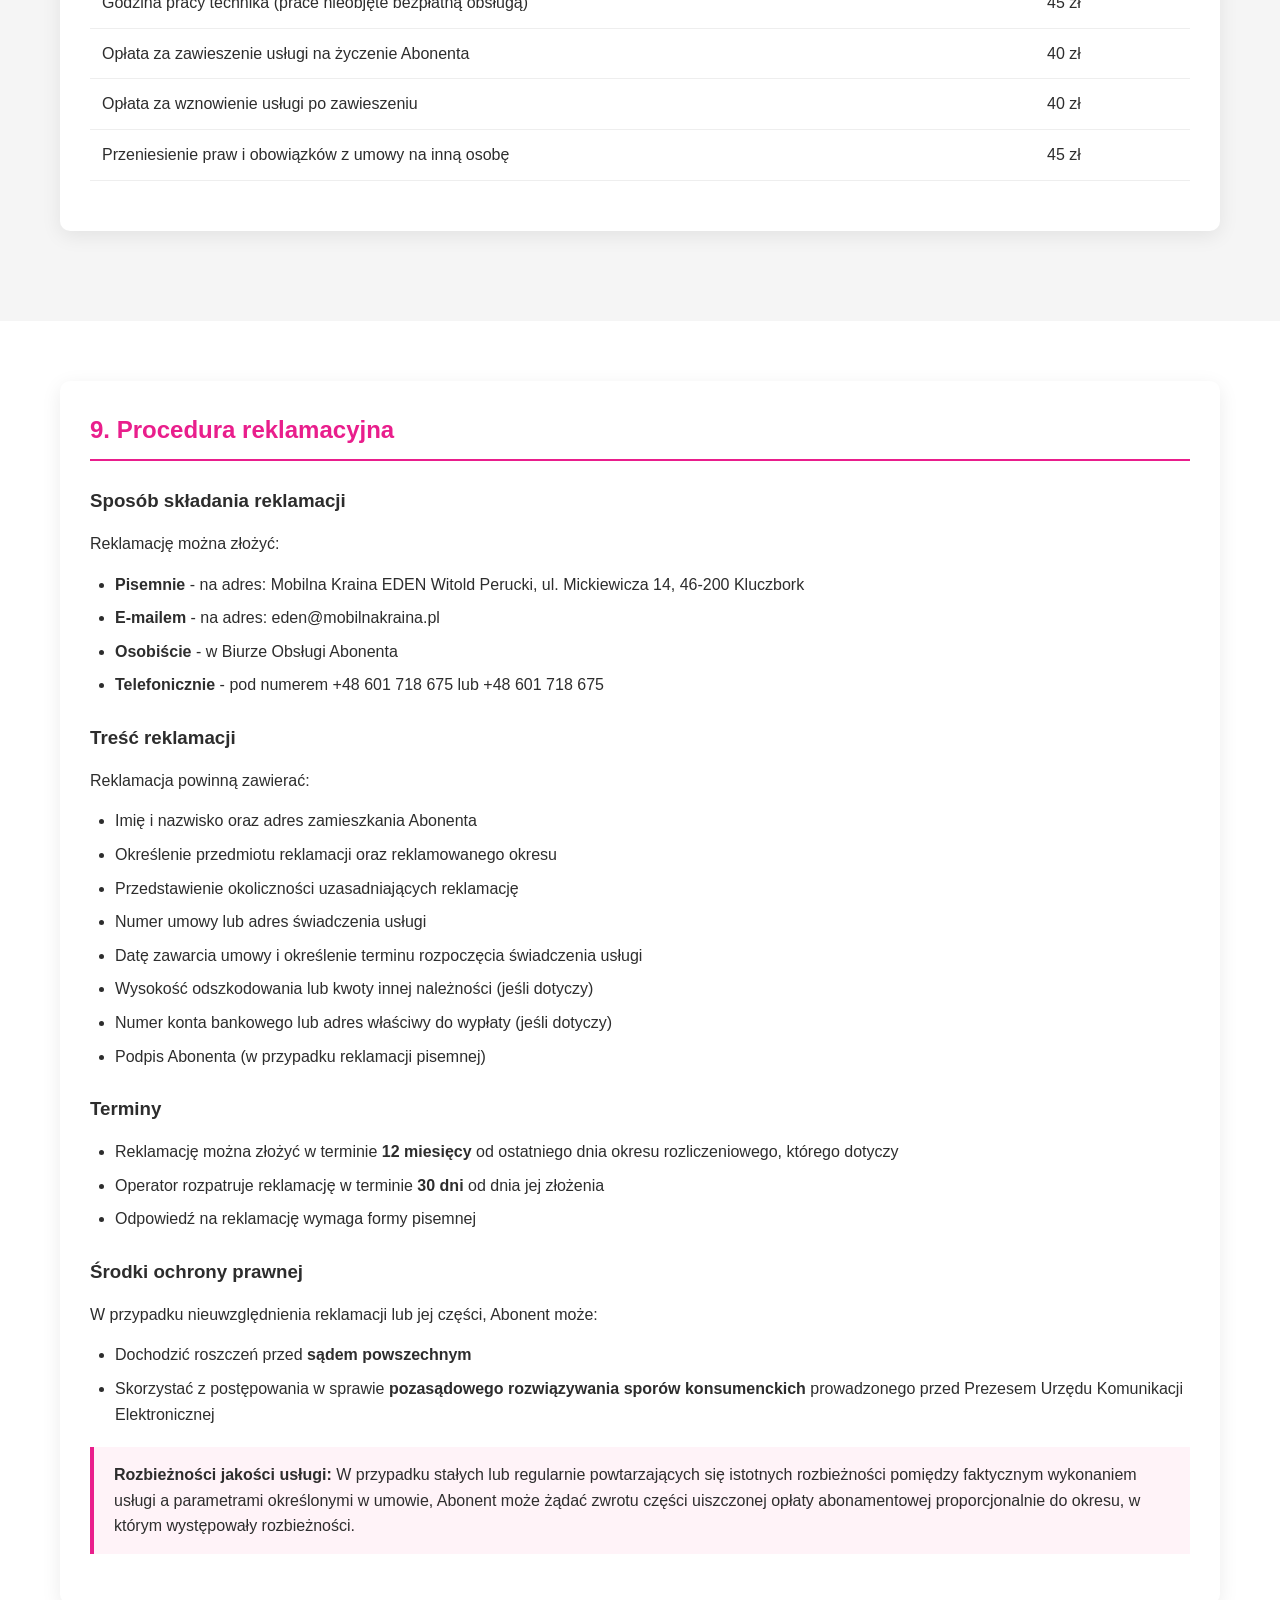
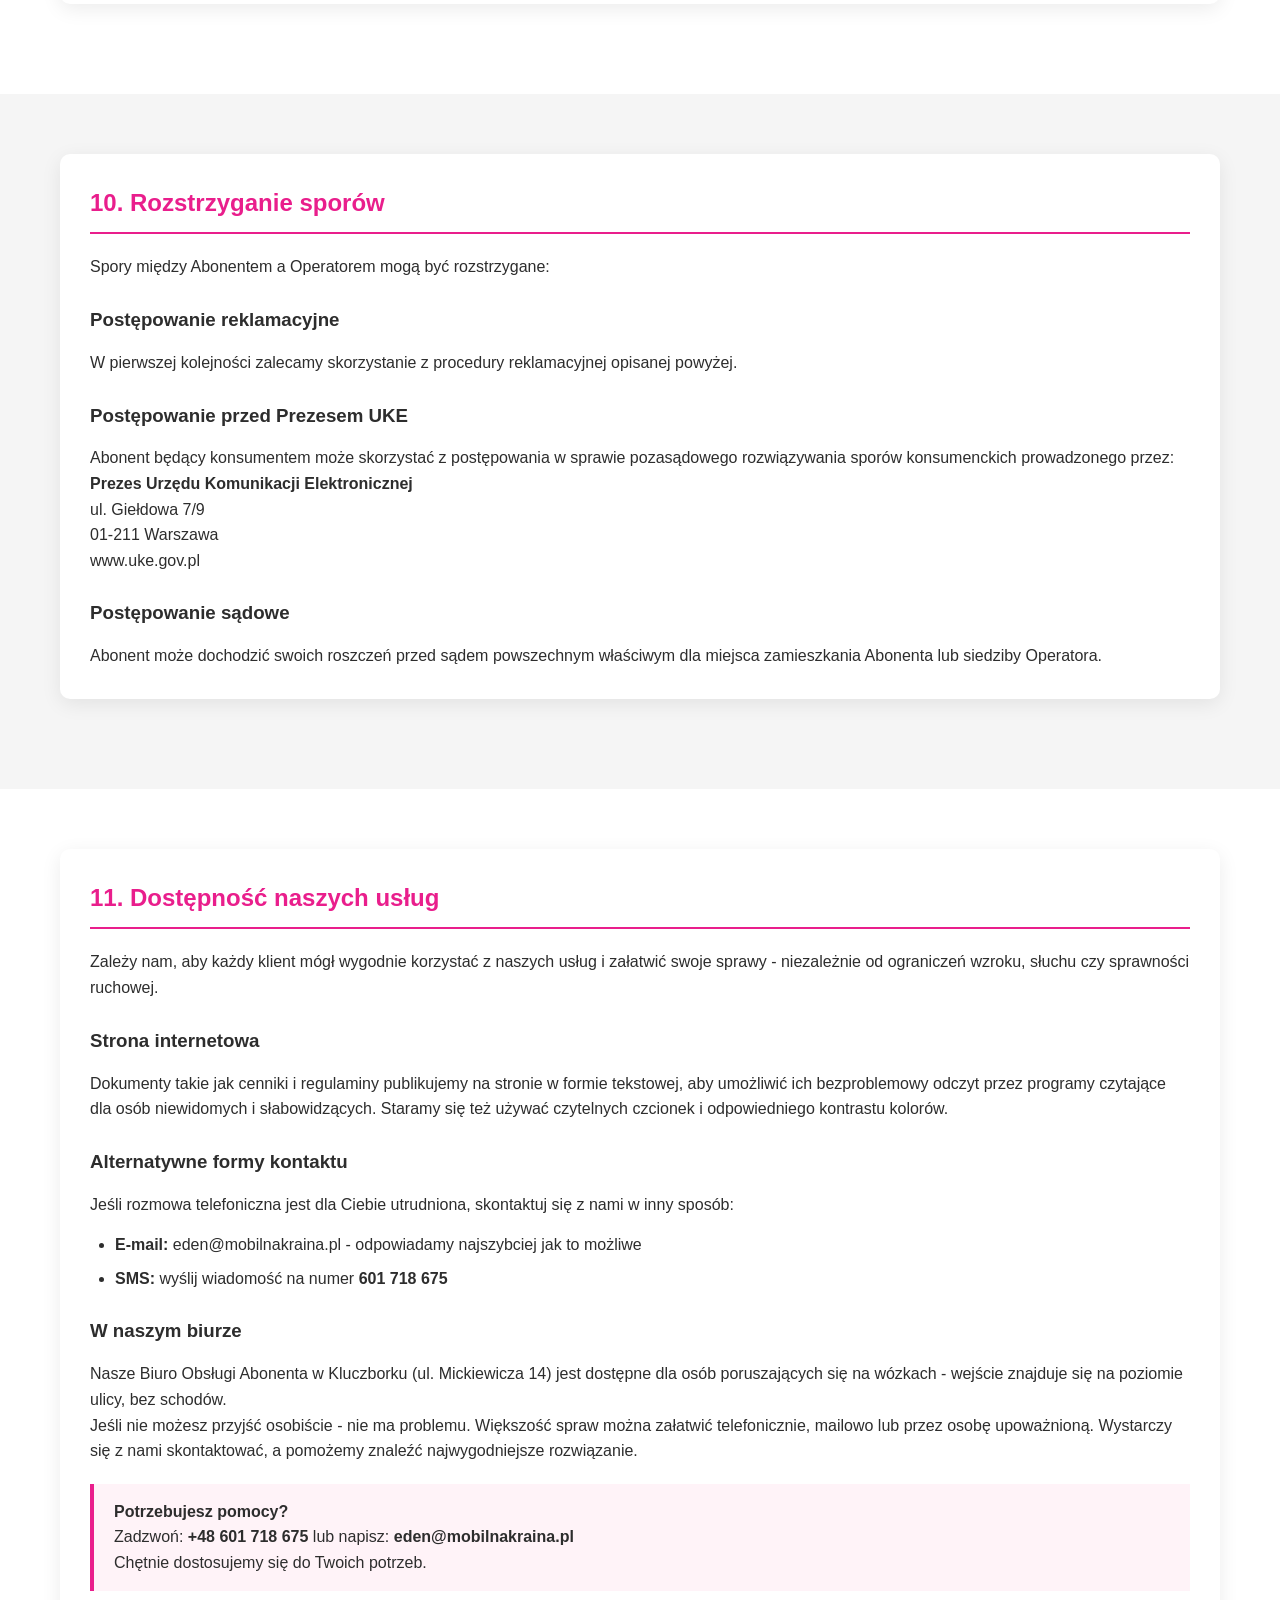
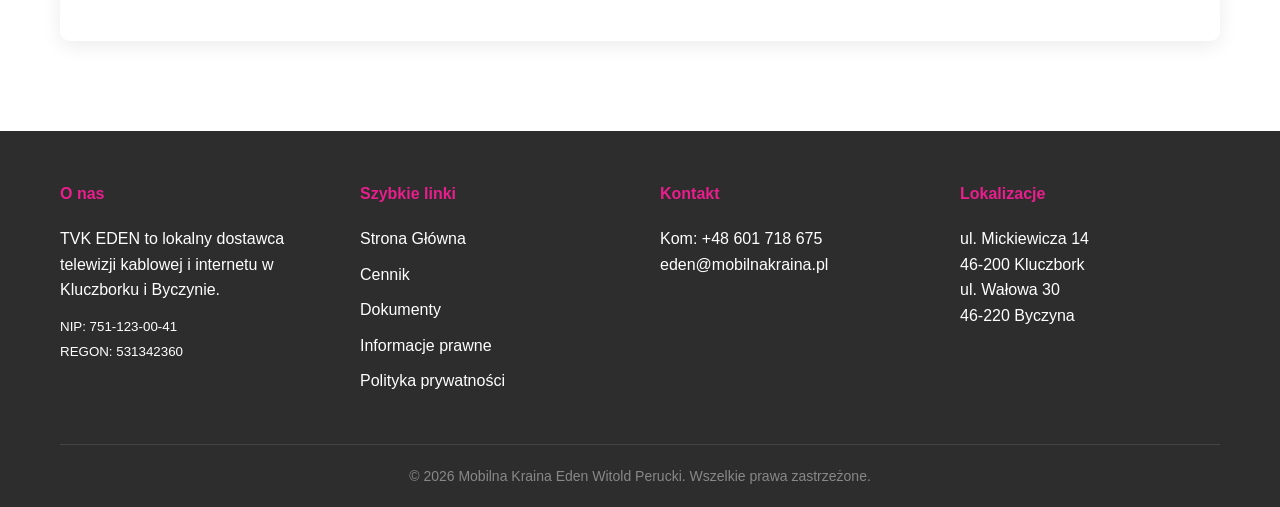
<file: informacje-prawne/index.html>
﻿<!DOCTYPE html><html><head><meta charset="UTF-8"><meta http-equiv="refresh" content="0;url=/informacje-prawne.html"><title>Informacje prawne - EDEN</title></head><body><script>window.location.replace("/informacje-prawne.html");</script></body></html>
</file>
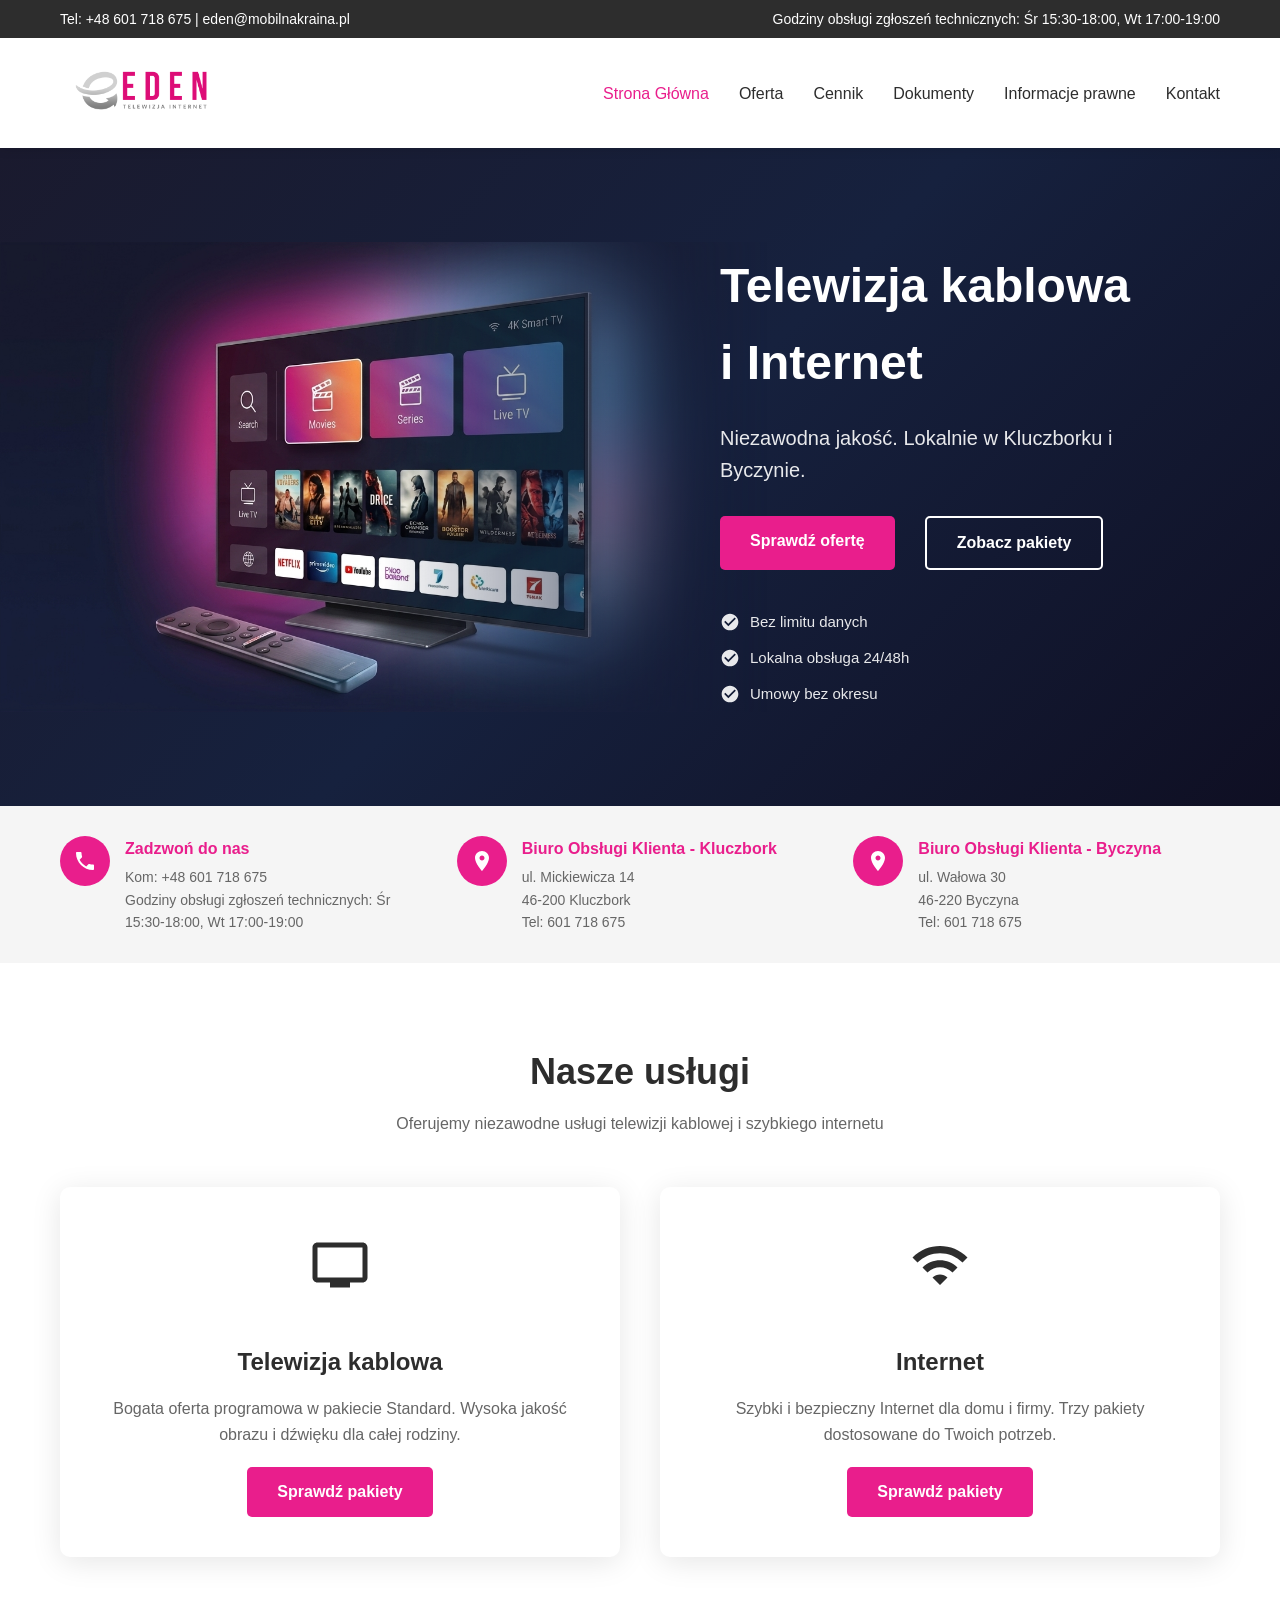
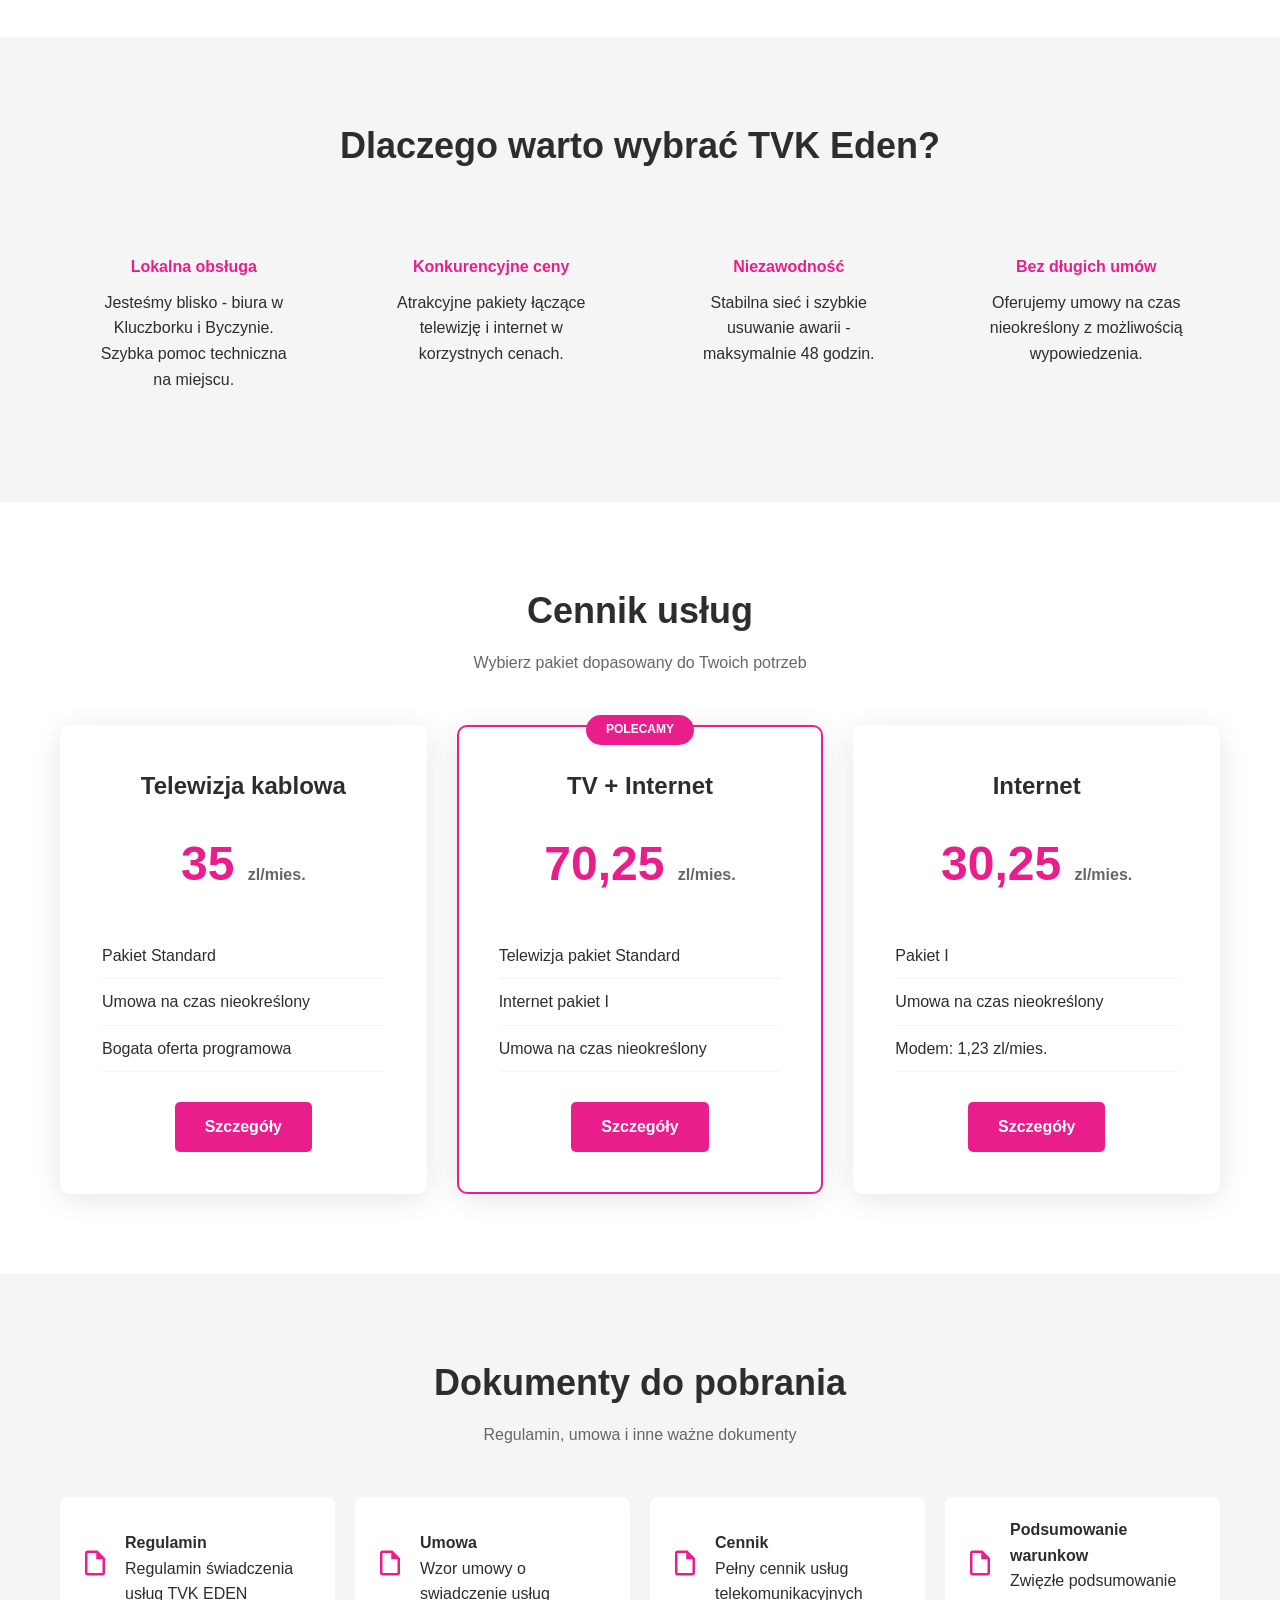
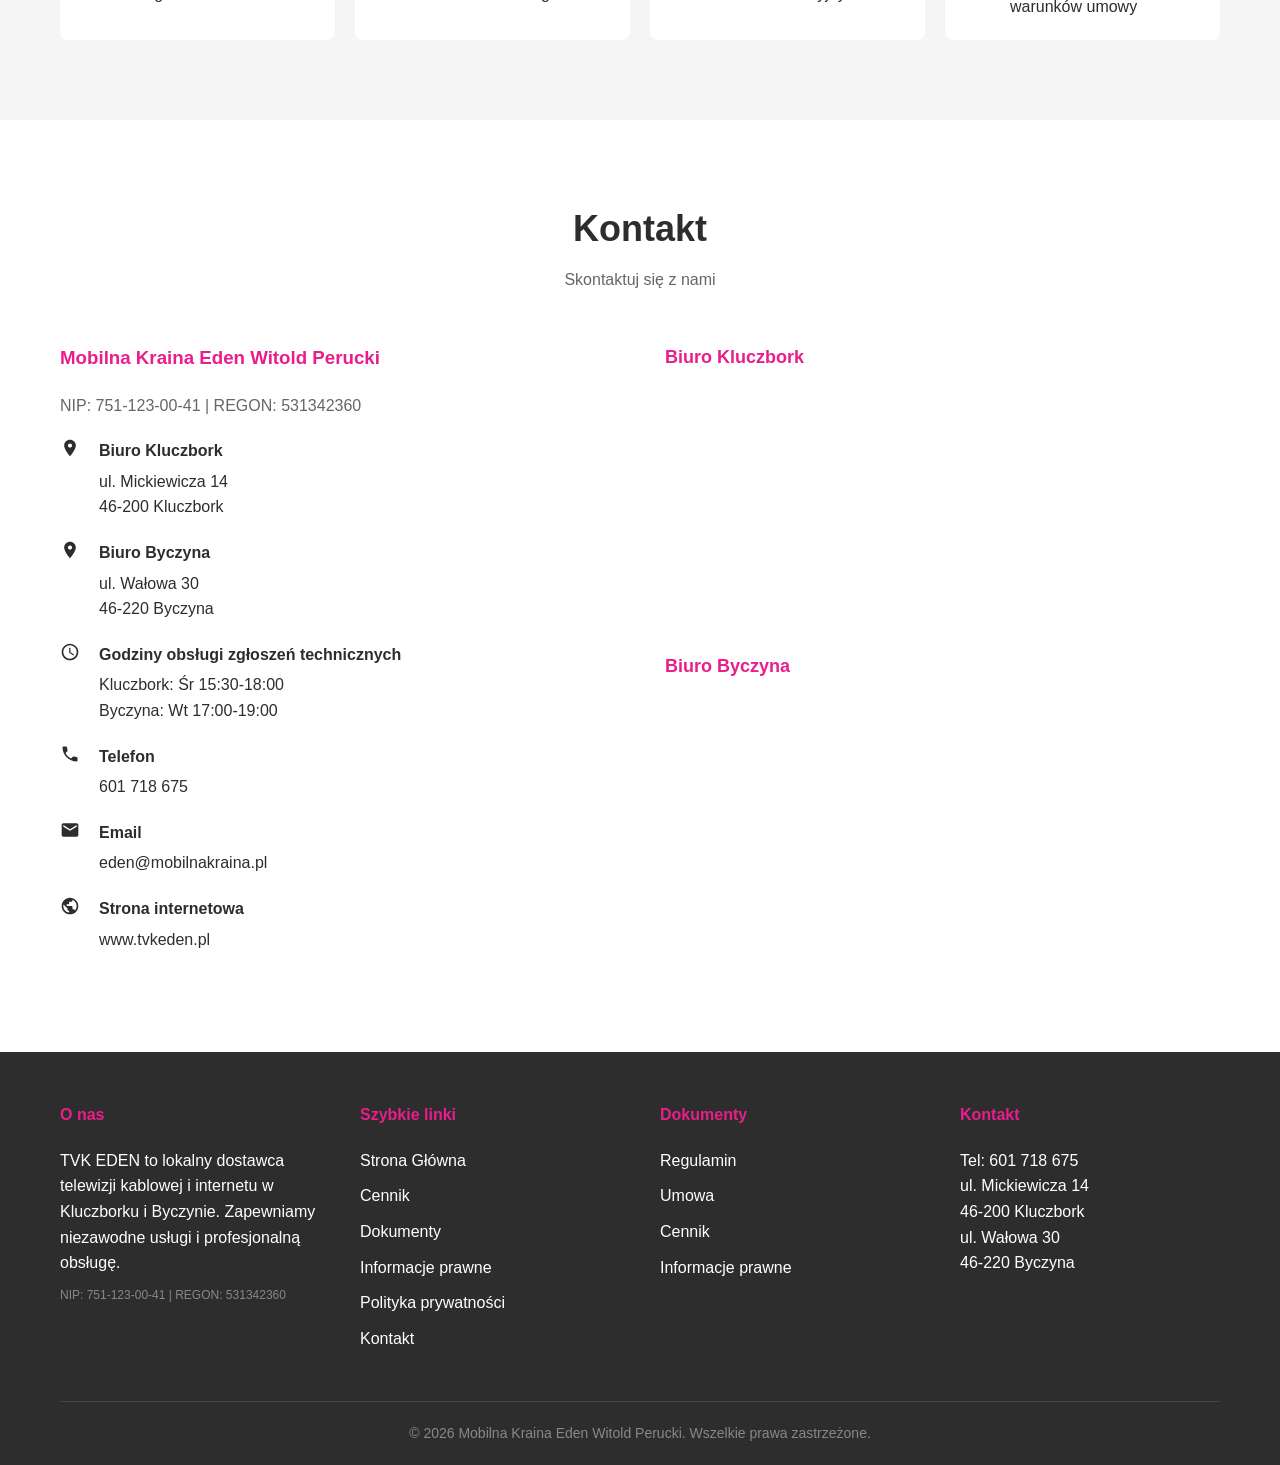
<file: kontakt/index.html>
﻿<!DOCTYPE html>
<html lang="pl">
<head>
    <meta charset="UTF-8">
    <meta http-equiv="refresh" content="0;url=/index.html#kontakt">
    <link rel="canonical" href="https://tvkeden.pl/index.html#kontakt">
    <title>Kontakt - EDEN</title>
</head>
<body>
    <script>window.location.replace('/index.html#kontakt');</script>
    <p>Przekierowanie do <a href="/index.html#kontakt">strony kontakt</a>...</p>
</body>
</html>
</file>
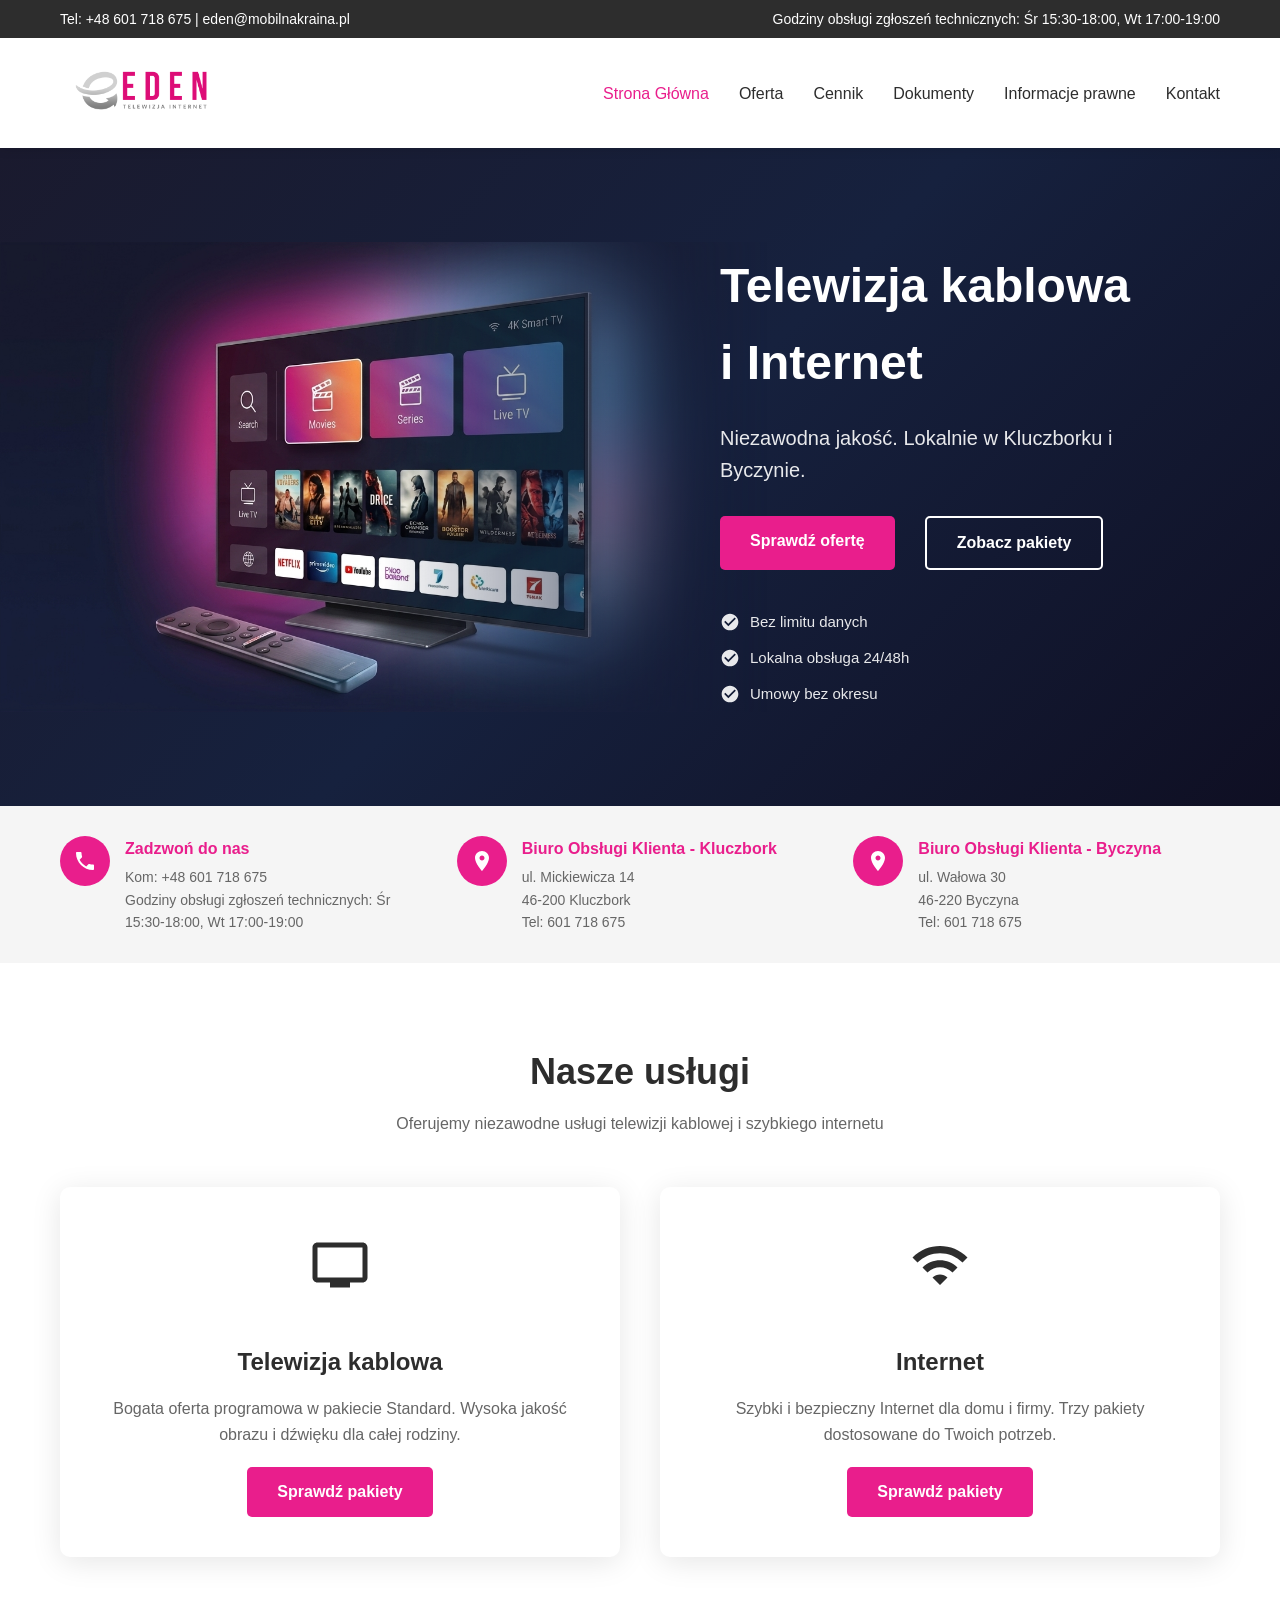
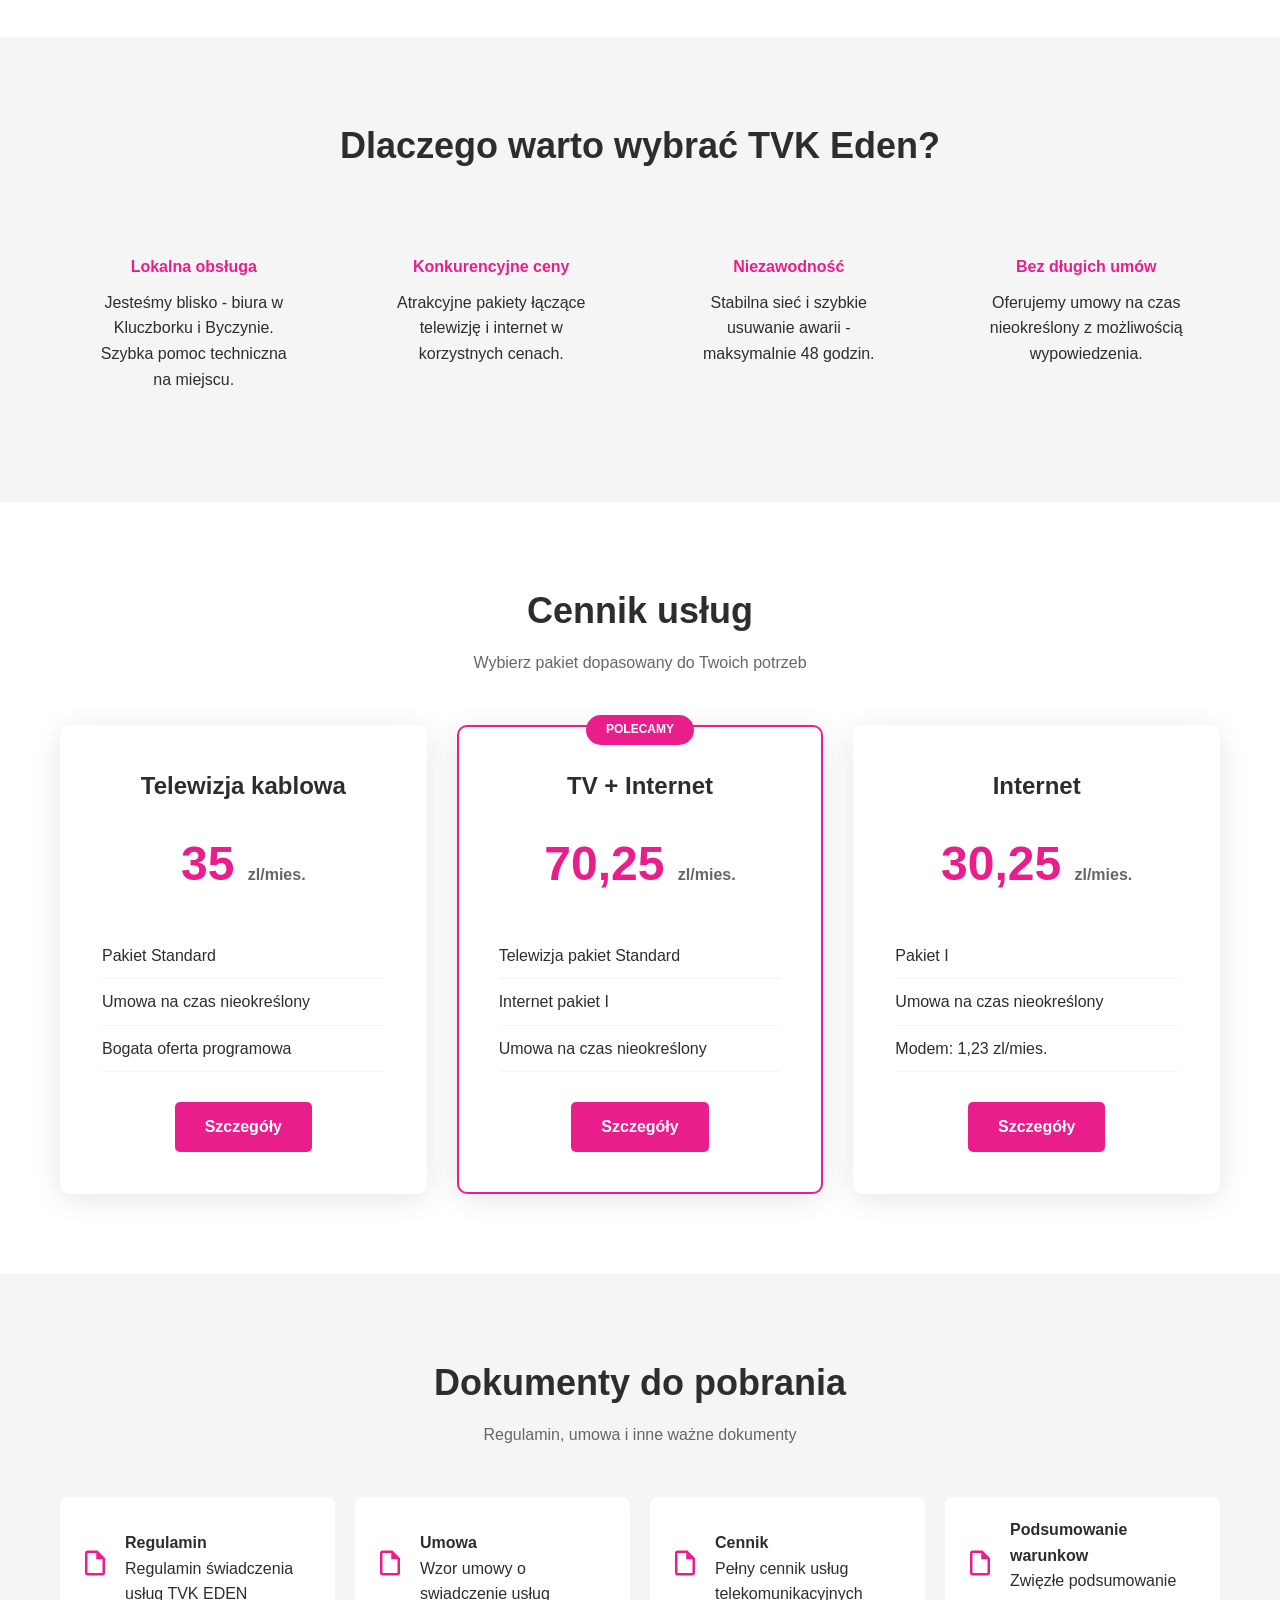
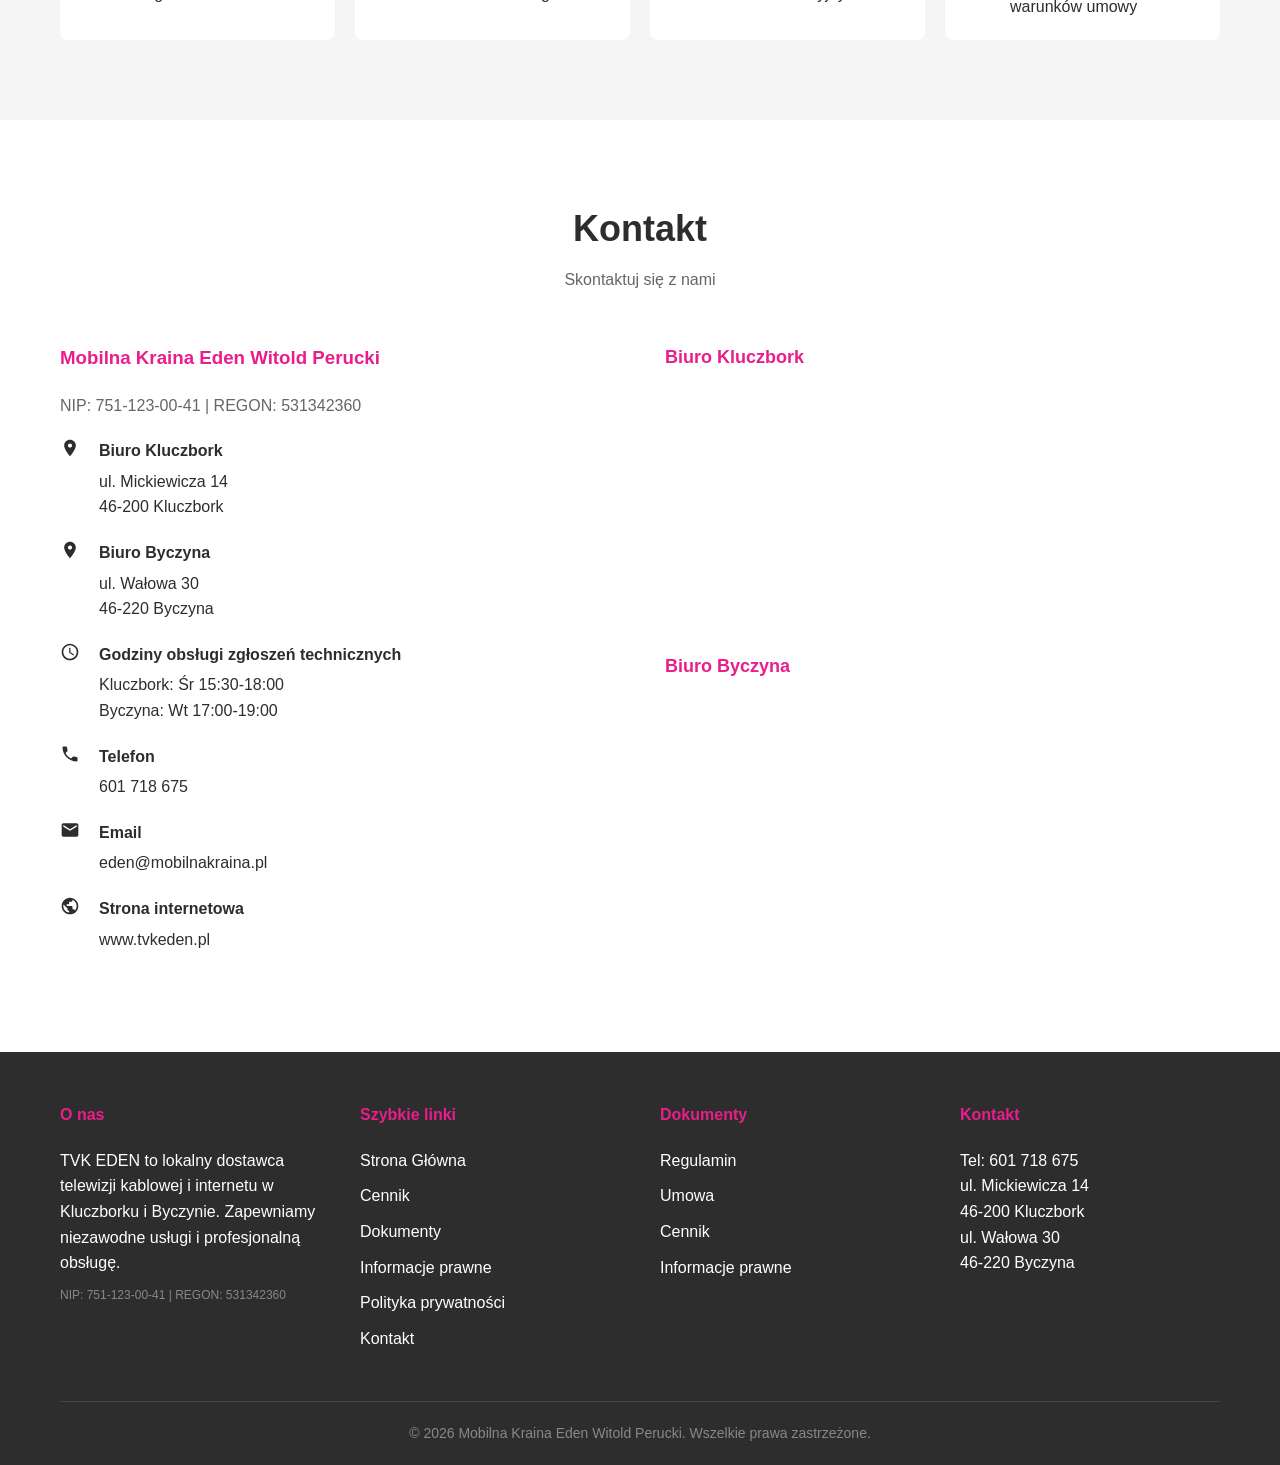
<file: oferta/index.html>
﻿<!DOCTYPE html><html><head><meta charset="UTF-8"><meta http-equiv="refresh" content="0;url=/index.html#usługi"><title>Oferta - EDEN</title></head><body><script>window.location.replace("/index.html#usługi");</script></body></html>
</file>
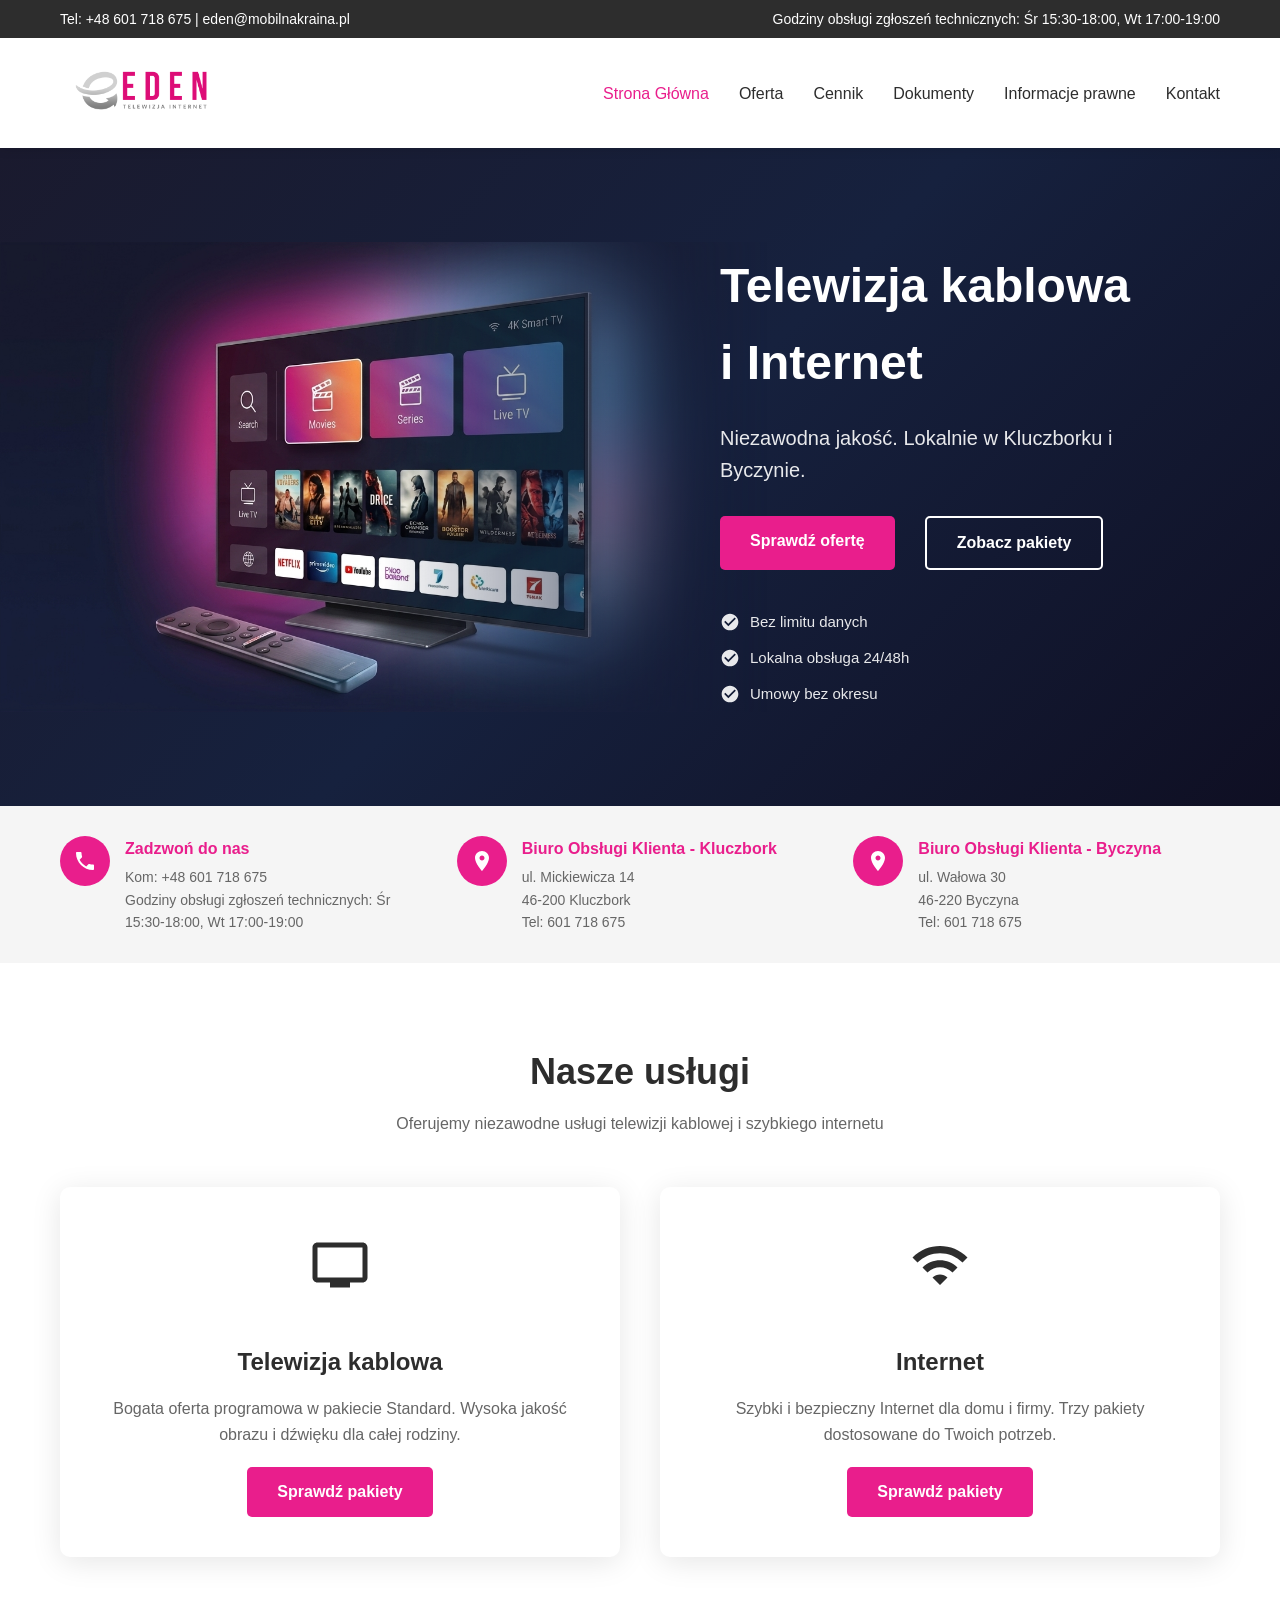
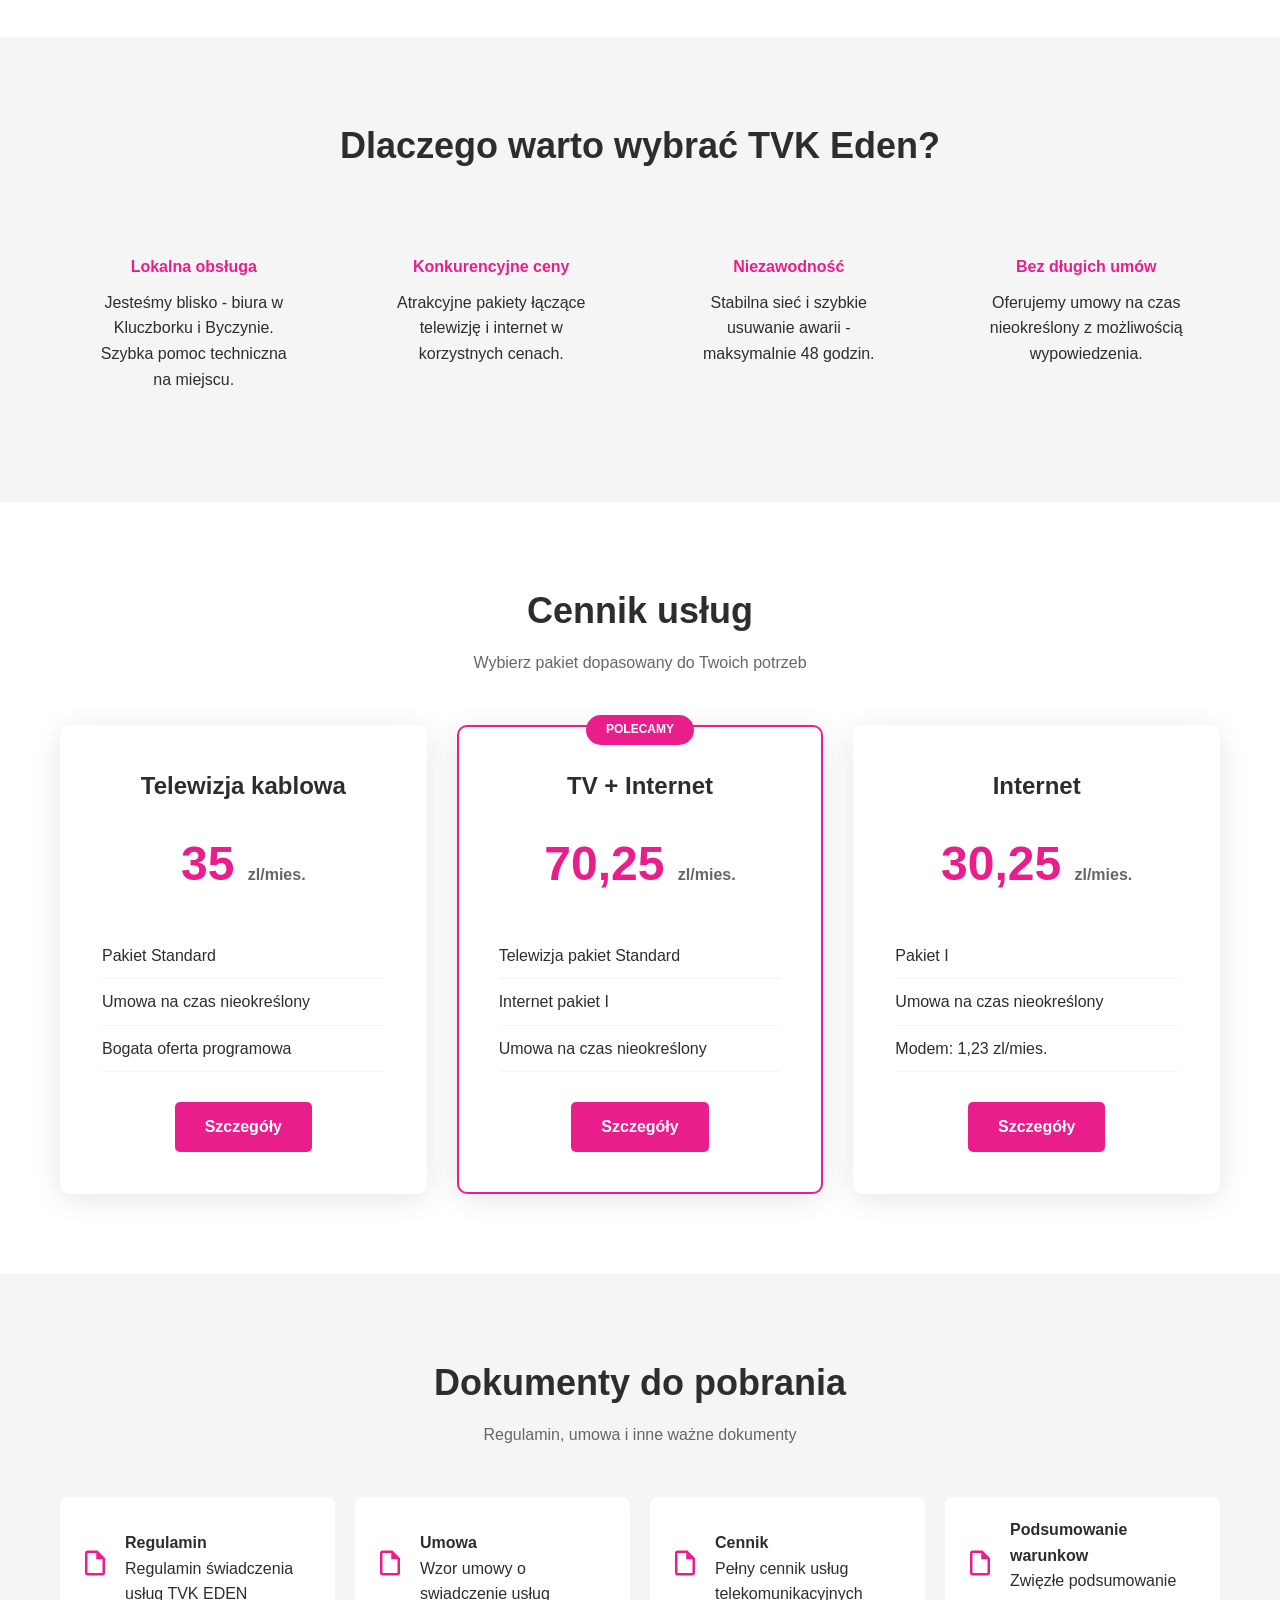
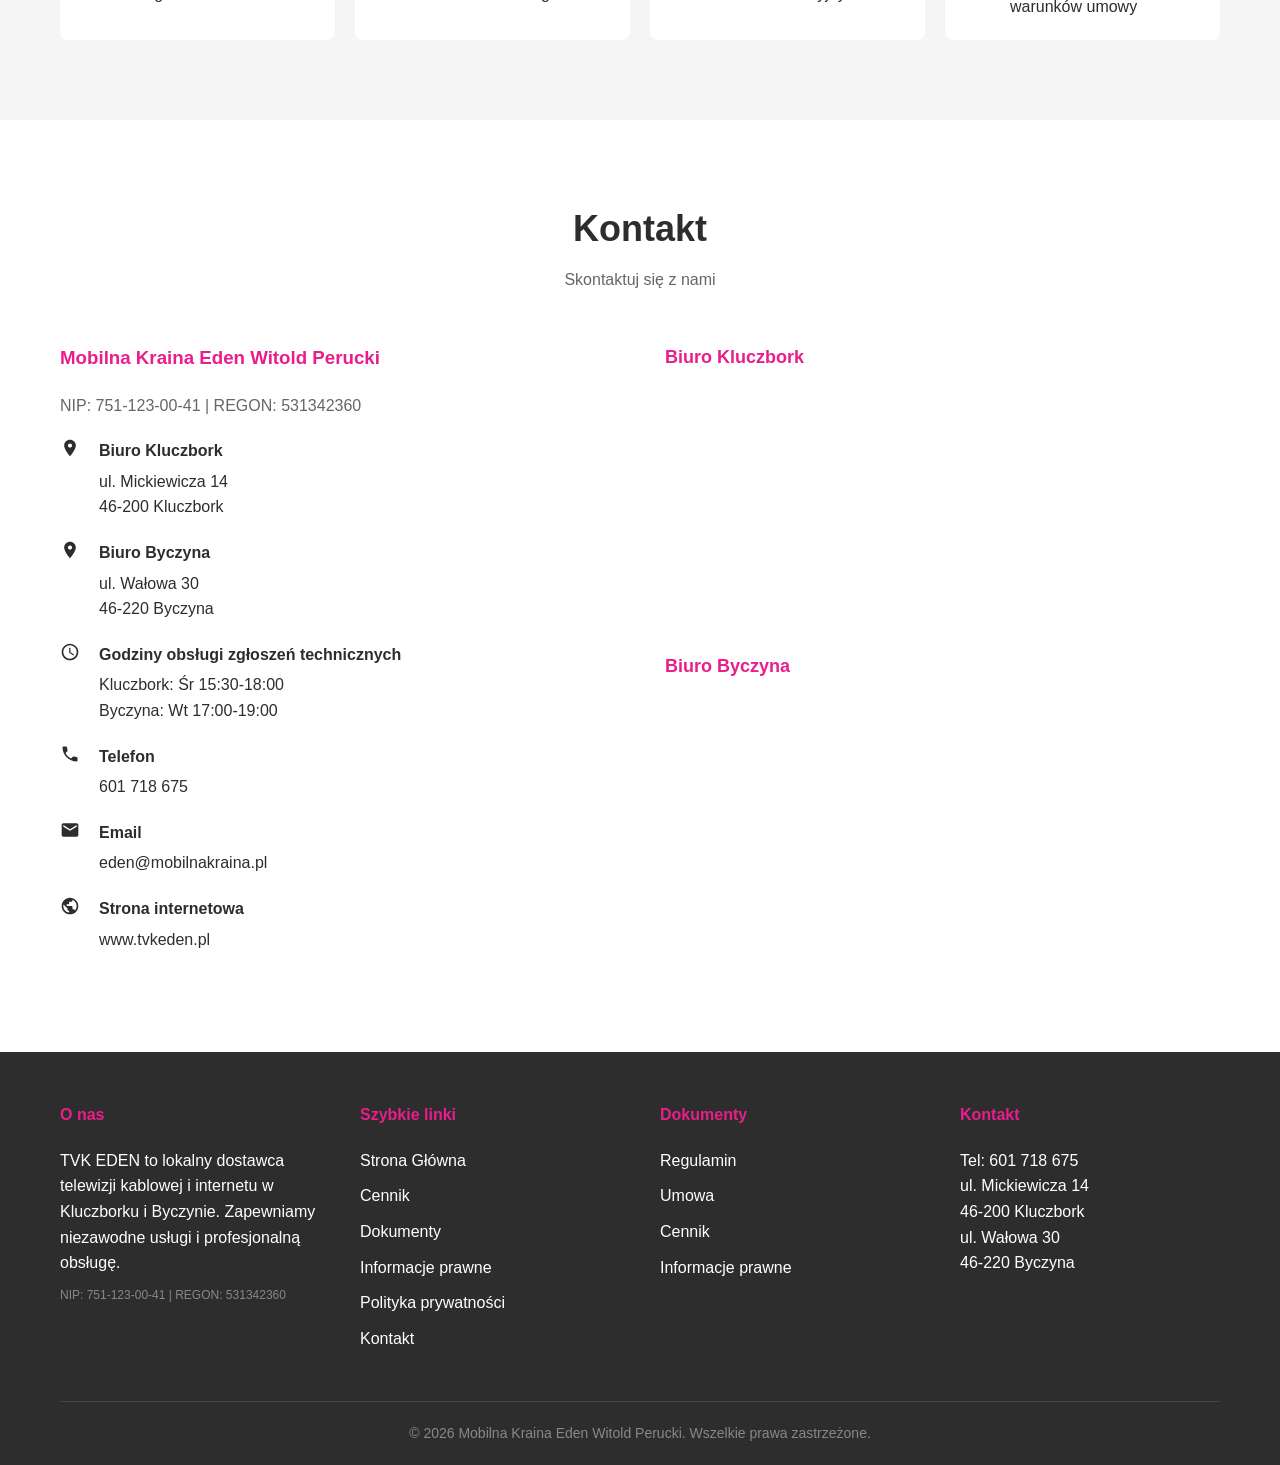
<file: strona-glowna/index.html>
﻿<!DOCTYPE html><html><head><meta charset="UTF-8"><meta http-equiv="refresh" content="0;url=/index.html"><title>EDEN</title></head><body><script>window.location.replace("/index.html");</script></body></html>
</file>
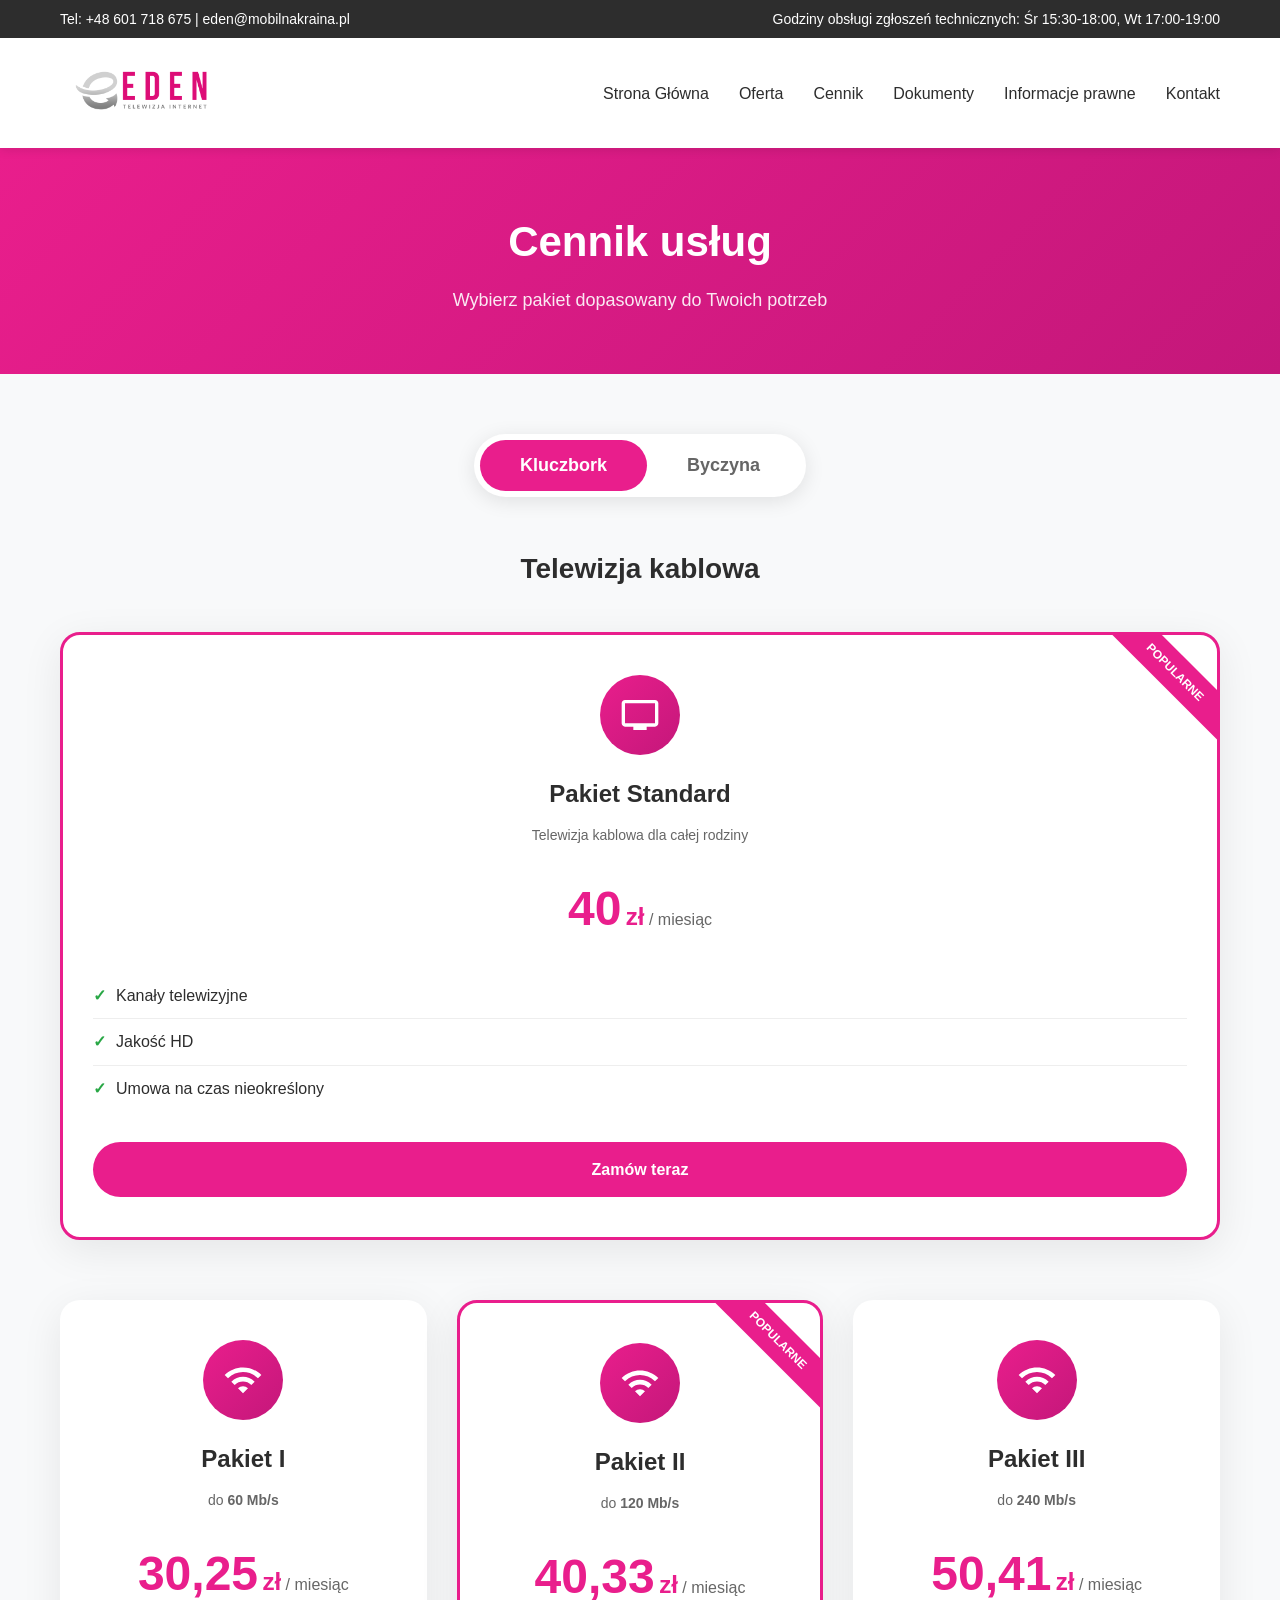
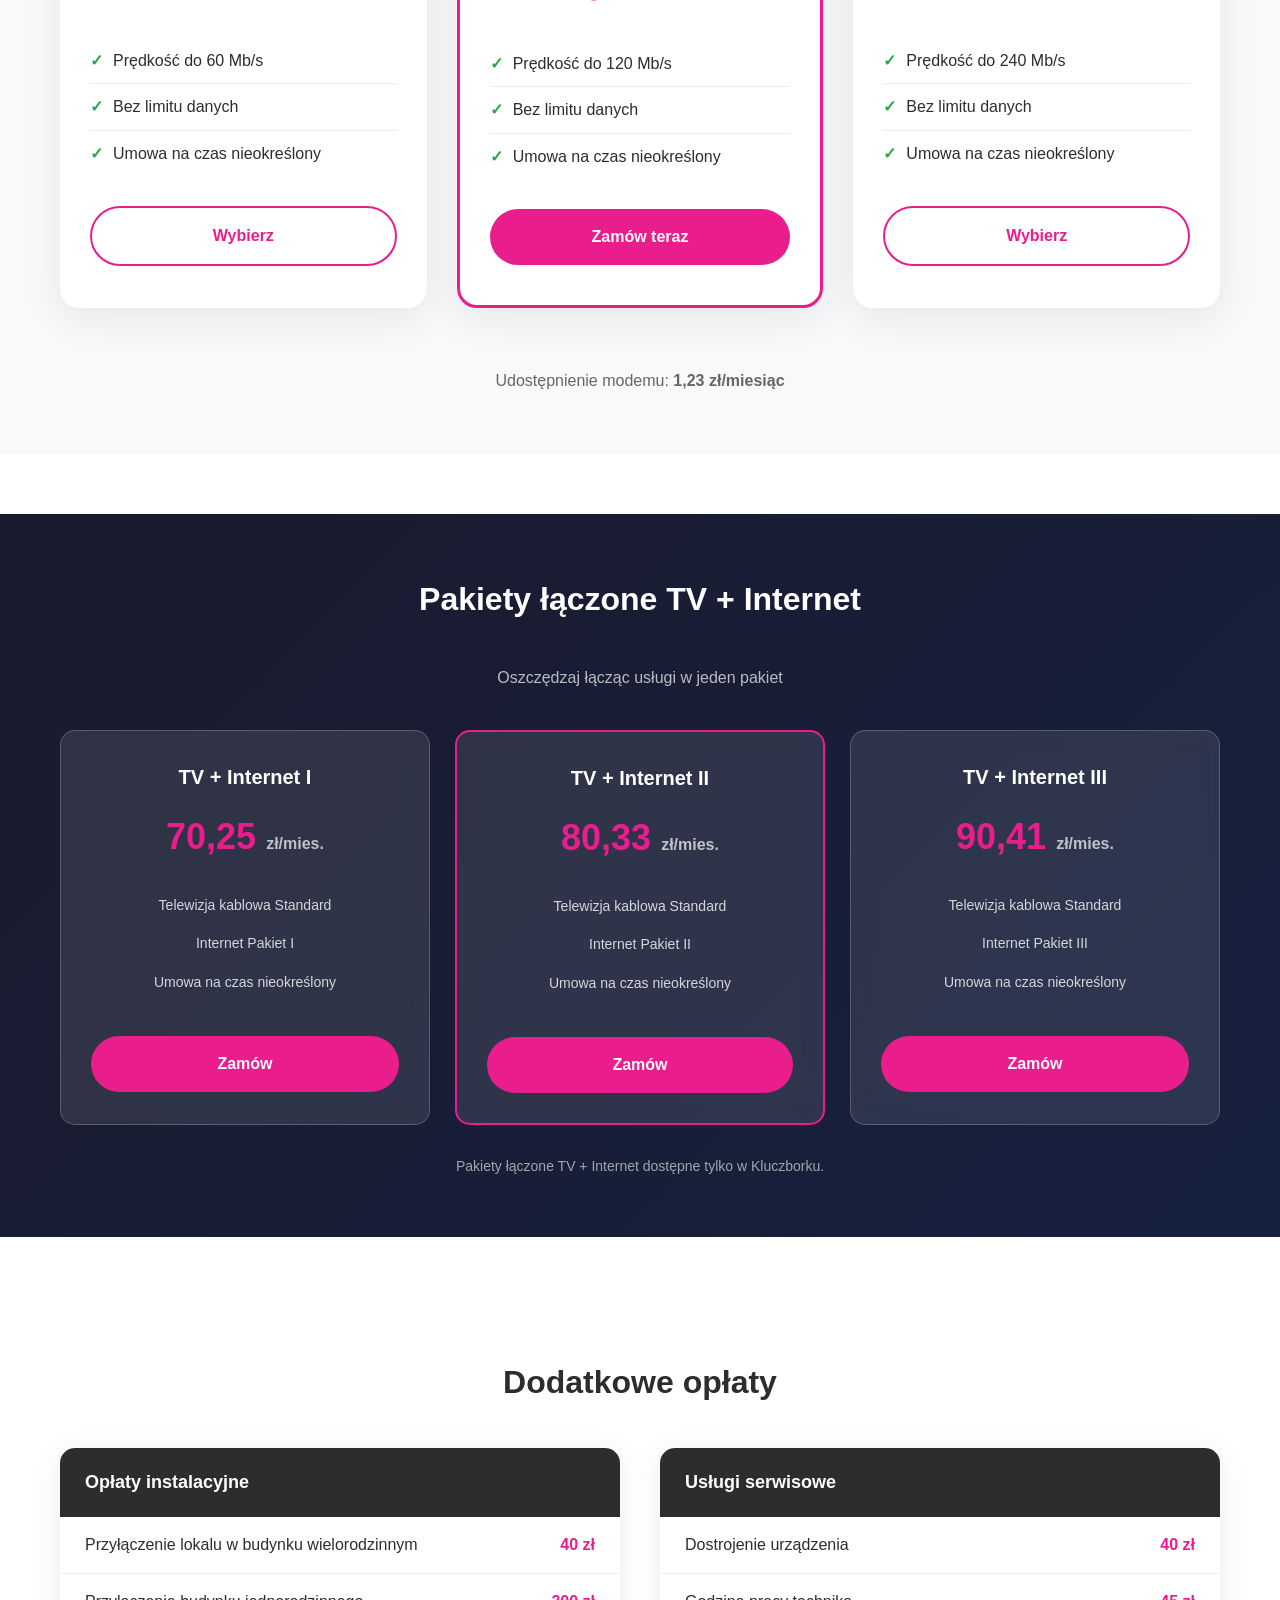
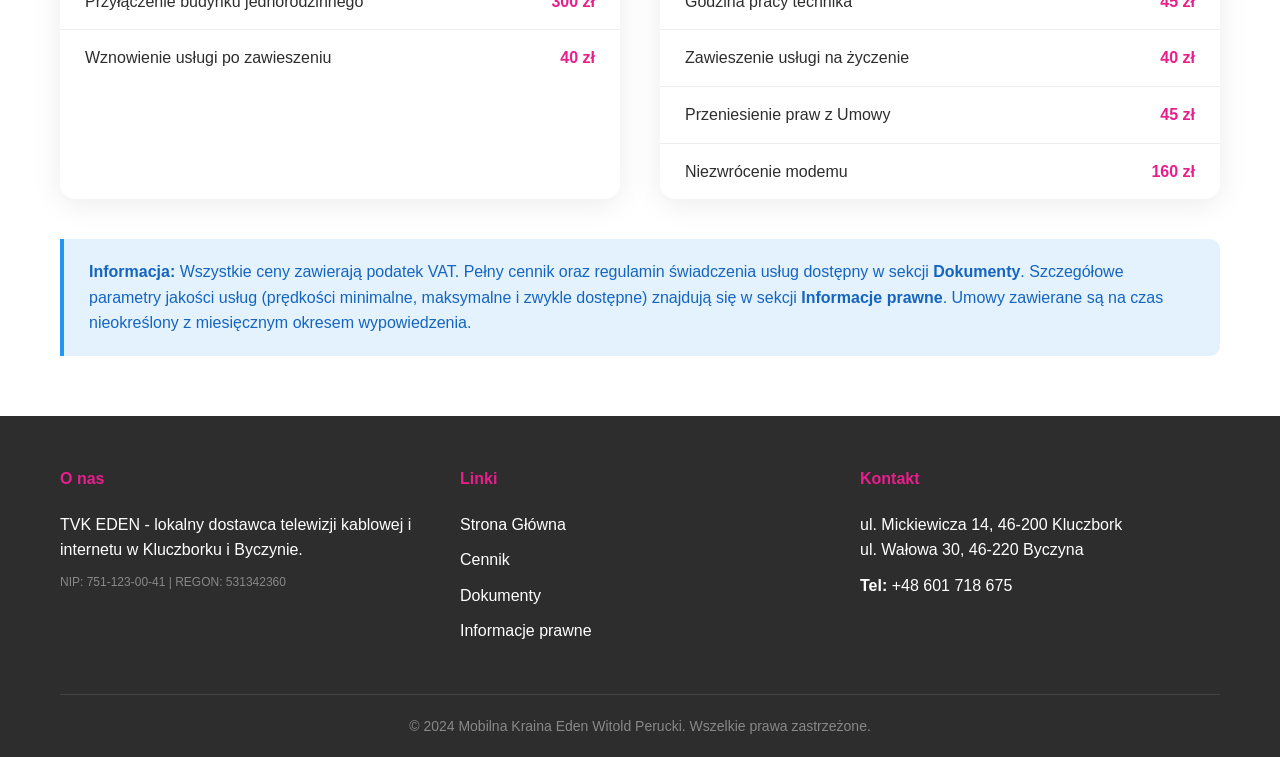
<file: cennik.html>
<!DOCTYPE html>
<html lang="pl">
<head>
    <meta charset="UTF-8">
    <meta name="viewport" content="width=device-width, initial-scale=1.0">
    <title>Cennik - EDEN</title>
    <link rel="stylesheet" href="css/style.css">
    <link rel="icon" type="image/png" href="img/favicon.png">
    <style>
        .page-header { background: linear-gradient(135deg, var(--primary), var(--primary-dark)); color: white; padding: 60px 0; text-align: center; }
        .page-header h1 { font-size: 42px; margin-bottom: 10px; }
        .page-header p { font-size: 18px; opacity: 0.9; }
        
        .pricing-section { padding: 60px 0; background: #f8f9fa; }
        
        /* City Switcher */
        .city-switcher { display: flex; justify-content: center; margin-bottom: 50px; }
        .city-switcher-inner { display: flex; background: white; border-radius: 50px; padding: 6px; box-shadow: 0 4px 20px rgba(0,0,0,0.1); }
        .city-btn { padding: 15px 40px; font-size: 18px; font-weight: 600; border: none; background: transparent; color: var(--gray); cursor: pointer; border-radius: 50px; transition: all 0.3s ease; }
        .city-btn.active { background: var(--primary); color: white; }
        .city-btn:hover:not(.active) { color: var(--primary); }
        
        .city-content { display: none; }
        .city-content.active { display: block; }
        
        /* Package Cards */
        .packages-grid { display: grid; grid-template-columns: repeat(auto-fit, minmax(300px, 1fr)); gap: 30px; margin-bottom: 60px; }
        
        .package-card { background: white; border-radius: 20px; padding: 40px 30px; text-align: center; box-shadow: 0 10px 40px rgba(0,0,0,0.08); transition: transform 0.3s ease, box-shadow 0.3s ease; position: relative; overflow: hidden; }
        .package-card:hover { transform: translateY(-10px); box-shadow: 0 20px 50px rgba(0,0,0,0.15); }
        .package-card.featured { border: 3px solid var(--primary); }
        .package-card.featured::before { content: "Popularne"; position: absolute; top: 20px; right: -35px; background: var(--primary); color: white; padding: 8px 40px; font-size: 12px; font-weight: 700; transform: rotate(45deg); text-transform: uppercase; }
        
        .package-icon { width: 80px; height: 80px; margin: 0 auto 20px; background: linear-gradient(135deg, var(--primary), var(--primary-dark)); border-radius: 50%; display: flex; align-items: center; justify-content: center; }
        .package-icon svg { width: 40px; height: 40px; fill: white; }
        
        .package-name { font-size: 24px; font-weight: 700; color: var(--dark); margin-bottom: 10px; }
        .package-desc { color: var(--gray); font-size: 14px; margin-bottom: 25px; }
        
        .package-price { margin-bottom: 25px; }
        .package-price .amount { font-size: 48px; font-weight: 800; color: var(--primary); }
        .package-price .currency { font-size: 24px; font-weight: 600; color: var(--primary); }
        .package-price .period { font-size: 16px; color: var(--gray); }
        
        .package-features { list-style: none; padding: 0; margin: 0 0 30px 0; text-align: left; }
        .package-features li { padding: 10px 0; border-bottom: 1px solid #eee; color: var(--dark); display: flex; align-items: center; gap: 10px; }
        .package-features li:last-child { border-bottom: none; }
        .package-features .check { color: #28a745; font-weight: bold; }
        
        .package-btn { display: inline-block; width: 100%; padding: 15px 30px; background: var(--primary); color: white; border: none; border-radius: 50px; font-size: 16px; font-weight: 600; cursor: pointer; transition: background 0.3s ease; text-decoration: none; }
        .package-btn:hover { background: var(--primary-dark); }
        .package-btn.outline { background: transparent; border: 2px solid var(--primary); color: var(--primary); }
        .package-btn.outline:hover { background: var(--primary); color: white; }
        
        /* Bundle Section */
        .bundle-section { background: linear-gradient(135deg, #1a1a2e 0%, #16213e 100%); padding: 60px 0; margin: 60px 0; }
        .bundle-section h2 { color: white; text-align: center; font-size: 32px; margin-bottom: 40px; }
        .bundle-cards { display: grid; grid-template-columns: repeat(auto-fit, minmax(280px, 1fr)); gap: 25px; }
        .bundle-card { background: rgba(255,255,255,0.1); backdrop-filter: blur(10px); border-radius: 15px; padding: 30px; text-align: center; border: 1px solid rgba(255,255,255,0.2); }
        .bundle-card h3 { color: white; font-size: 20px; margin-bottom: 15px; }
        .bundle-card .price { font-size: 36px; font-weight: 800; color: var(--primary); }
        .bundle-card .price span { font-size: 16px; color: rgba(255,255,255,0.7); }
        .bundle-card ul { list-style: none; padding: 0; margin: 20px 0; }
        .bundle-card ul li { color: rgba(255,255,255,0.8); padding: 8px 0; font-size: 14px; }
        
        /* Other Fees */
        .fees-section { padding: 60px 0; }
        .fees-section h2 { text-align: center; color: var(--dark); font-size: 32px; margin-bottom: 40px; }
        .fees-grid { display: grid; grid-template-columns: repeat(auto-fit, minmax(450px, 1fr)); gap: 40px; }
        .fees-table { background: white; border-radius: 15px; overflow: hidden; box-shadow: 0 5px 30px rgba(0,0,0,0.08); }
        .fees-table h3 { background: var(--dark); color: white; padding: 20px 25px; margin: 0; font-size: 18px; }
        .fees-table table { width: 100%; border-collapse: collapse; }
        .fees-table td { padding: 15px 25px; border-bottom: 1px solid #eee; }
        .fees-table tr:last-child td { border-bottom: none; }
        .fees-table td:last-child { text-align: right; font-weight: 700; color: var(--primary); }
        
        .info-box { background: #e3f2fd; border-left: 4px solid #2196f3; padding: 20px 25px; border-radius: 0 10px 10px 0; margin-top: 40px; }
        .info-box p { margin: 0; color: #1565c0; }
        .info-box a { color: #1565c0; font-weight: 600; }
        
        @media (max-width: 768px) {
            .packages-grid { grid-template-columns: 1fr; }
            .fees-grid { grid-template-columns: 1fr; }
            .city-btn { padding: 12px 25px; font-size: 16px; }
            .package-price .amount { font-size: 36px; }
        }
    </style>
</head>
<body>
    <svg xmlns="http://www.w3.org/2000/svg" style="display:none">
        <symbol id="icon-menu" viewBox="0 0 24 24"><path fill="currentColor" d="M3 6h18v2H3V6zm0 5h18v2H3v-2zm0 5h18v2H3v-2z"/></symbol>
        <symbol id="icon-tv" viewBox="0 0 24 24"><path d="M21 3H3c-1.1 0-2 .9-2 2v12c0 1.1.9 2 2 2h5v2h8v-2h5c1.1 0 2-.9 2-2V5c0-1.1-.9-2-2-2zm0 14H3V5h18v12z"/></symbol>
        <symbol id="icon-wifi" viewBox="0 0 24 24"><path d="M1 9l2 2c4.97-4.97 13.03-4.97 18 0l2-2C16.93 2.93 7.08 2.93 1 9zm8 8l3 3 3-3c-1.65-1.66-4.34-1.66-6 0zm-4-4l2 2c2.76-2.76 7.24-2.76 10 0l2-2C15.14 9.14 8.87 9.14 5 13z"/></symbol>
        <symbol id="icon-bundle" viewBox="0 0 24 24"><path d="M4 6H2v14c0 1.1.9 2 2 2h14v-2H4V6zm16-4H8c-1.1 0-2 .9-2 2v12c0 1.1.9 2 2 2h12c1.1 0 2-.9 2-2V4c0-1.1-.9-2-2-2zm0 14H8V4h12v12z"/></symbol>
    </svg>
    <header class="header"><div class="header-top"><div class="container"><span>Tel: +48 601 718 675 | eden@mobilnakraina.pl</span><span>Godziny obsługi zgłoszeń technicznych: Śr 15:30-18:00, Wt 17:00-19:00</span></div></div><div class="header-main"><div class="container"><a href="index.html" class="logo"><img src="img/logo.png" alt="EDEN"></a><nav class="nav"><button class="mobile-menu-btn" onclick="toggleMenu()"><svg class="icon"><use href="#icon-menu"/></svg></button><ul id="nav-menu"><li><a href="index.html">Strona Główna</a></li><li><a href="index.html#usługi">Oferta</a></li><li><a href="cennik.html">Cennik</a></li><li><a href="dokumenty.html">Dokumenty</a></li><li><a href="informacje-prawne.html">Informacje prawne</a></li><li><a href="index.html#kontakt">Kontakt</a></li></ul></nav></div></div></header>

    <section class="page-header">
        <div class="container">
            <h1>Cennik usług</h1>
            <p>Wybierz pakiet dopasowany do Twoich potrzeb</p>
        </div>
    </section>

    <section class="pricing-section">
        <div class="container">
            <div class="city-switcher">
                <div class="city-switcher-inner">
                    <button class="city-btn active" onclick="showCity('kluczbork', this)">Kluczbork</button>
                    <button class="city-btn" onclick="showCity('byczyna', this)">Byczyna</button>
                </div>
            </div>

            <!-- KLUCZBORK -->
            <div id="kluczbork" class="city-content active">
                <h2 style="text-align:center; color:var(--dark); margin-bottom:40px; font-size:28px;">Telewizja kablowa</h2>
                <div class="packages-grid">
                    <div class="package-card featured">
                        <div class="package-icon">
                            <svg><use href="#icon-tv"/></svg>
                        </div>
                        <div class="package-name">Pakiet Standard</div>
                        <div class="package-desc">Telewizja kablowa dla całej rodziny</div>
                        <div class="package-price">
                            <span class="amount">40</span>
                            <span class="currency">zł</span>
                            <span class="period">/ miesiąc</span>
                        </div>
                        <ul class="package-features">
                            <li><span class="check">✓</span> Kanały telewizyjne</li>
                            <li><span class="check">✓</span> Jakość HD</li>
                            <li><span class="check">✓</span> Umowa na czas nieokreślony</li>
                        </ul>
                        <a href="index.html#kontakt" class="package-btn">Zamów teraz</a>
                    </div>
                </div>

                <div class="packages-grid">
                    <div class="package-card">
                        <div class="package-icon">
                            <svg><use href="#icon-wifi"/></svg>
                        </div>
                        <div class="package-name">Pakiet I</div>
                        <div class="package-desc">do <strong>60 Mb/s</strong></div>
                        <div class="package-price">
                            <span class="amount">30,25</span>
                            <span class="currency">zł</span>
                            <span class="period">/ miesiąc</span>
                        </div>
                        <ul class="package-features">
                            <li><span class="check">✓</span> Prędkość do 60 Mb/s</li>
                            <li><span class="check">✓</span> Bez limitu danych</li>
                            <li><span class="check">✓</span> Umowa na czas nieokreślony</li>
                        </ul>
                        <a href="index.html#kontakt" class="package-btn outline">Wybierz</a>
                    </div>
                    <div class="package-card featured">
                        <div class="package-icon">
                            <svg><use href="#icon-wifi"/></svg>
                        </div>
                        <div class="package-name">Pakiet II</div>
                        <div class="package-desc">do <strong>120 Mb/s</strong></div>
                        <div class="package-price">
                            <span class="amount">40,33</span>
                            <span class="currency">zł</span>
                            <span class="period">/ miesiąc</span>
                        </div>
                        <ul class="package-features">
                            <li><span class="check">✓</span> Prędkość do 120 Mb/s</li>
                            <li><span class="check">✓</span> Bez limitu danych</li>
                            <li><span class="check">✓</span> Umowa na czas nieokreślony</li>
                        </ul>
                        <a href="index.html#kontakt" class="package-btn">Zamów teraz</a>
                    </div>
                    <div class="package-card">
                        <div class="package-icon">
                            <svg><use href="#icon-wifi"/></svg>
                        </div>
                        <div class="package-name">Pakiet III</div>
                        <div class="package-desc">do <strong>240 Mb/s</strong></div>
                        <div class="package-price">
                            <span class="amount">50,41</span>
                            <span class="currency">zł</span>
                            <span class="period">/ miesiąc</span>
                        </div>
                        <ul class="package-features">
                            <li><span class="check">✓</span> Prędkość do 240 Mb/s</li>
                            <li><span class="check">✓</span> Bez limitu danych</li>
                            <li><span class="check">✓</span> Umowa na czas nieokreślony</li>
                        </ul>
                        <a href="index.html#kontakt" class="package-btn outline">Wybierz</a>
                    </div>
                </div>

                <p style="text-align:center; color:var(--gray); margin-top:20px;">Udostępnienie modemu: <strong>1,23 zł/miesiąc</strong></p>
            </div>

            <!-- BYCZYNA -->
            <div id="byczyna" class="city-content">
                <h2 style="text-align:center; color:var(--dark); margin-bottom:40px; font-size:28px;">Telewizja kablowa</h2>
                <div class="packages-grid">
                    <div class="package-card featured">
                        <div class="package-icon">
                            <svg><use href="#icon-tv"/></svg>
                        </div>
                        <div class="package-name">Pakiet Standard</div>
                        <div class="package-desc">Telewizja kablowa dla całej rodziny</div>
                        <div class="package-price">
                            <span class="amount">35</span>
                            <span class="currency">zł</span>
                            <span class="period">/ miesiąc</span>
                        </div>
                        <ul class="package-features">
                            <li><span class="check">✓</span> Kanały telewizyjne</li>
                            <li><span class="check">✓</span> Jakość HD</li>
                            <li><span class="check">✓</span> Umowa na czas nieokreślony</li>
                        </ul>
                        <a href="index.html#kontakt" class="package-btn">Zamów teraz</a>
                    </div>
                </div>

            </div>

        </div>
    </section>

    <!-- Bundle Section -->
    <section class="bundle-section">
        <div class="container">
            <h2>Pakiety łączone TV + Internet</h2>
            <p style="text-align:center; color:rgba(255,255,255,0.7); margin-bottom:40px;">Oszczędzaj łącząc usługi w jeden pakiet</p>
            <div class="bundle-cards">
                <div class="bundle-card">
                    <h3>TV + Internet I</h3>
                    <div class="price">70,25 <span>zł/mies.</span></div>
                    <ul>
                        <li>Telewizja kablowa Standard</li>
                        <li>Internet Pakiet I</li>
                        <li>Umowa na czas nieokreślony</li>
                    </ul>
                    <a href="index.html#kontakt" class="package-btn" style="margin-top:15px;">Zamów</a>
                </div>
                <div class="bundle-card" style="border-color:var(--primary); border-width:2px;">
                    <h3>TV + Internet II</h3>
                    <div class="price">80,33 <span>zł/mies.</span></div>
                    <ul>
                        <li>Telewizja kablowa Standard</li>
                        <li>Internet Pakiet II</li>
                        <li>Umowa na czas nieokreślony</li>
                    </ul>
                    <a href="index.html#kontakt" class="package-btn" style="margin-top:15px;">Zamów</a>
                </div>
                <div class="bundle-card">
                    <h3>TV + Internet III</h3>
                    <div class="price">90,41 <span>zł/mies.</span></div>
                    <ul>
                        <li>Telewizja kablowa Standard</li>
                        <li>Internet Pakiet III</li>
                        <li>Umowa na czas nieokreślony</li>
                    </ul>
                    <a href="index.html#kontakt" class="package-btn" style="margin-top:15px;">Zamów</a>
                </div>
            </div>
            <p style="text-align:center; color:rgba(255,255,255,0.6); margin-top:30px; font-size:14px;">Pakiety łączone TV + Internet dostępne tylko w Kluczborku.</p>
        </div>
    </section>

    <!-- Fees Section -->
    <section class="fees-section">
        <div class="container">
            <h2>Dodatkowe opłaty</h2>
            <div class="fees-grid">
                <div class="fees-table">
                    <h3>Opłaty instalacyjne</h3>
                    <table>
                        <tr>
                            <td>Przyłączenie lokalu w budynku wielorodzinnym</td>
                            <td>40 zł</td>
                        </tr>
                        <tr>
                            <td>Przyłączenie budynku jednorodzinnego</td>
                            <td>300 zł</td>
                        </tr>
                        <tr>
                            <td>Wznowienie usługi po zawieszeniu</td>
                            <td>40 zł</td>
                        </tr>
                    </table>
                </div>
                <div class="fees-table">
                    <h3>Usługi serwisowe</h3>
                    <table>
                        <tr>
                            <td>Dostrojenie urządzenia</td>
                            <td>40 zł</td>
                        </tr>
                        <tr>
                            <td>Godzina pracy technika</td>
                            <td>45 zł</td>
                        </tr>
                        <tr>
                            <td>Zawieszenie usługi na życzenie</td>
                            <td>40 zł</td>
                        </tr>
                        <tr>
                            <td>Przeniesienie praw z Umowy</td>
                            <td>45 zł</td>
                        </tr>
                        <tr>
                            <td>Niezwrócenie modemu</td>
                            <td>160 zł</td>
                        </tr>
                    </table>
                </div>
            </div>

            <div class="info-box">
                <p><strong>Informacja:</strong> Wszystkie ceny zawierają podatek VAT. Pełny cennik oraz regulamin świadczenia usług dostępny w sekcji <a href="dokumenty.html">Dokumenty</a>. Szczegółowe parametry jakości usług (prędkości minimalne, maksymalne i zwykle dostępne) znajdują się w sekcji <a href="informacje-prawne.html">Informacje prawne</a>. Umowy zawierane są na czas nieokreślony z miesięcznym okresem wypowiedzenia.</p>
            </div>
        </div>
    </section>

    <footer class="footer"><div class="container"><div class="footer-grid"><div><h4>O nas</h4><p>TVK EDEN - lokalny dostawca telewizji kablowej i internetu w Kluczborku i Byczynie.</p><p style="margin-top:10px;font-size:12px;color:#888">NIP: 751-123-00-41 | REGON: 531342360</p></div><div><h4>Linki</h4><ul><li><a href="index.html">Strona Główna</a></li><li><a href="cennik.html">Cennik</a></li><li><a href="dokumenty.html">Dokumenty</a></li><li><a href="informacje-prawne.html">Informacje prawne</a></li></ul></div><div><h4>Kontakt</h4><p>ul. Mickiewicza 14, 46-200 Kluczbork</p><p>ul. Wałowa 30, 46-220 Byczyna</p><p style="margin-top:10px;"><strong>Tel:</strong> +48 601 718 675</p></div></div><div class="footer-bottom"><p>© 2024 Mobilna Kraina Eden Witold Perucki. Wszelkie prawa zastrzeżone.</p></div></div></footer>

    <script>
    function toggleMenu(){document.getElementById('nav-menu').classList.toggle('active');}
    function showCity(city, btn){
        document.querySelectorAll('.city-btn').forEach(function(b){b.classList.remove('active');});
        document.querySelectorAll('.city-content').forEach(function(c){c.classList.remove('active');});
        document.getElementById(city).classList.add('active');
        btn.classList.add('active');
    }
    </script>
</body>
</html>
</file>
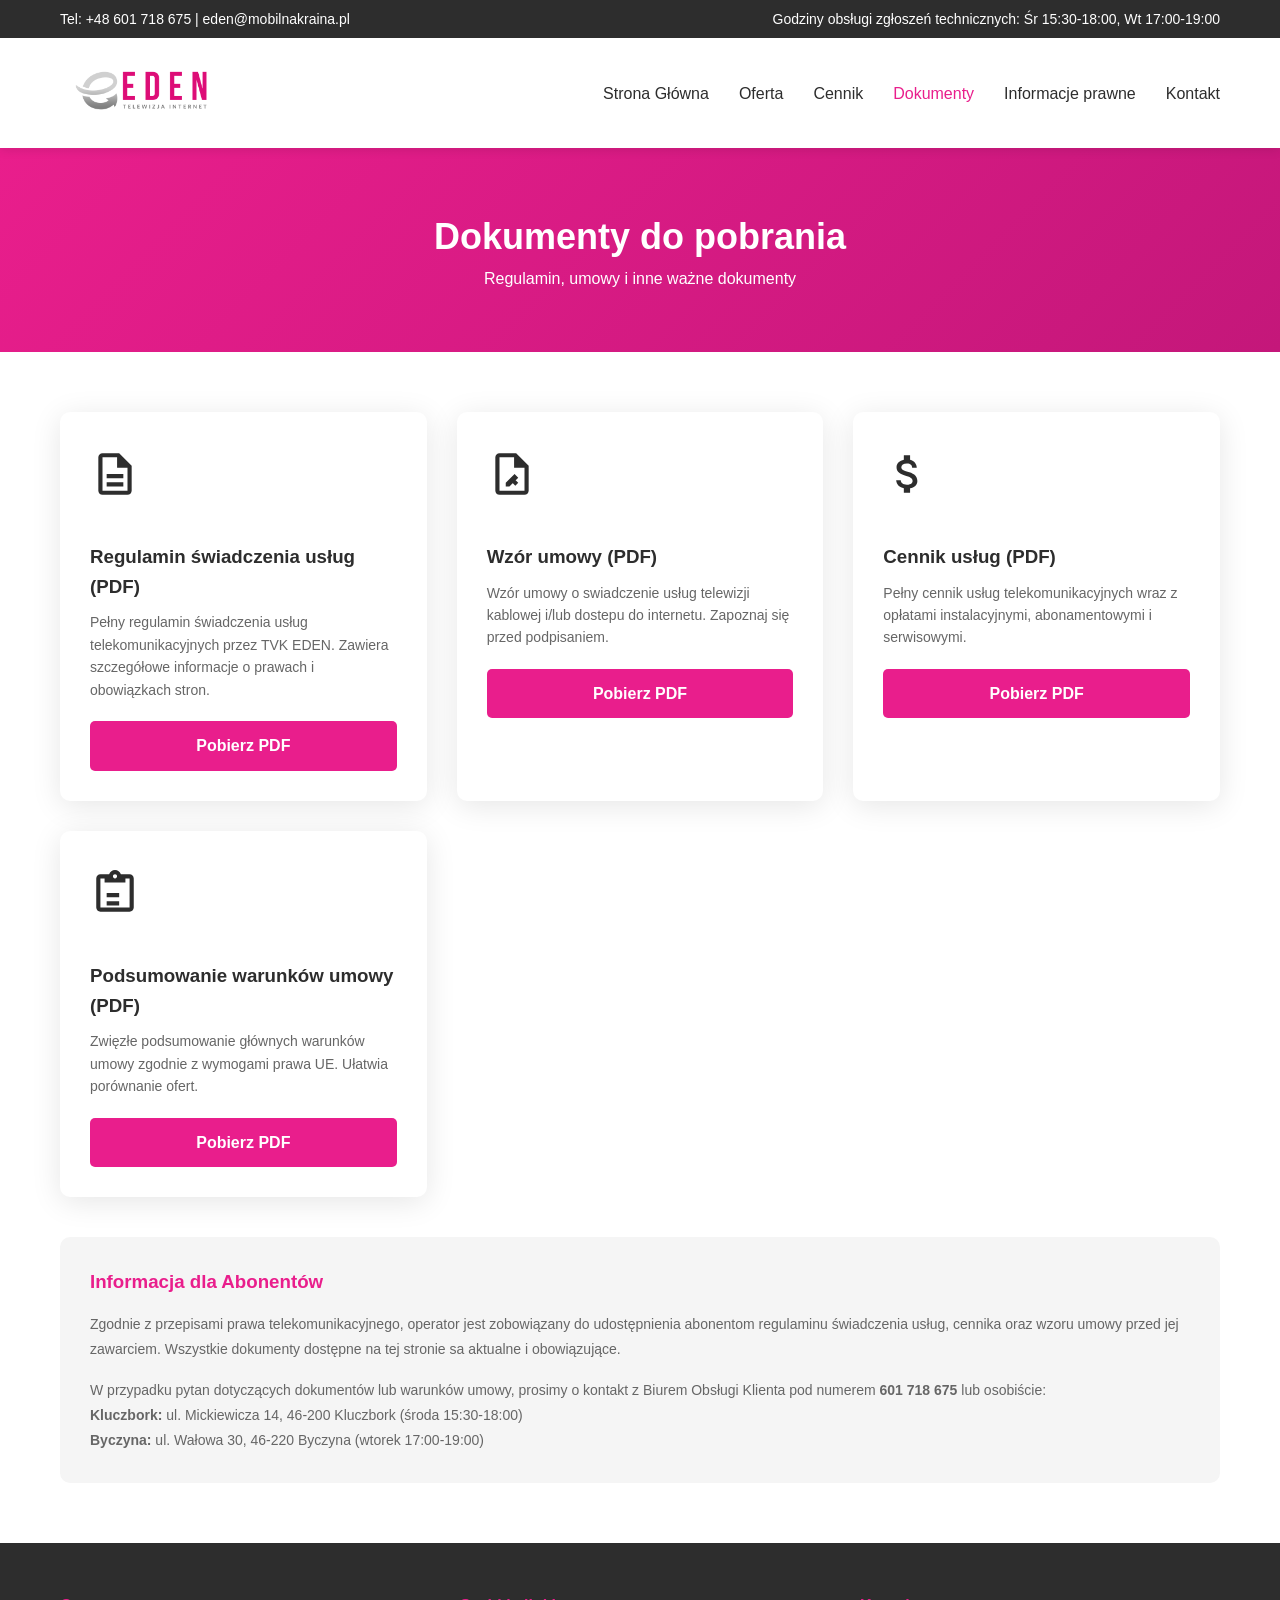
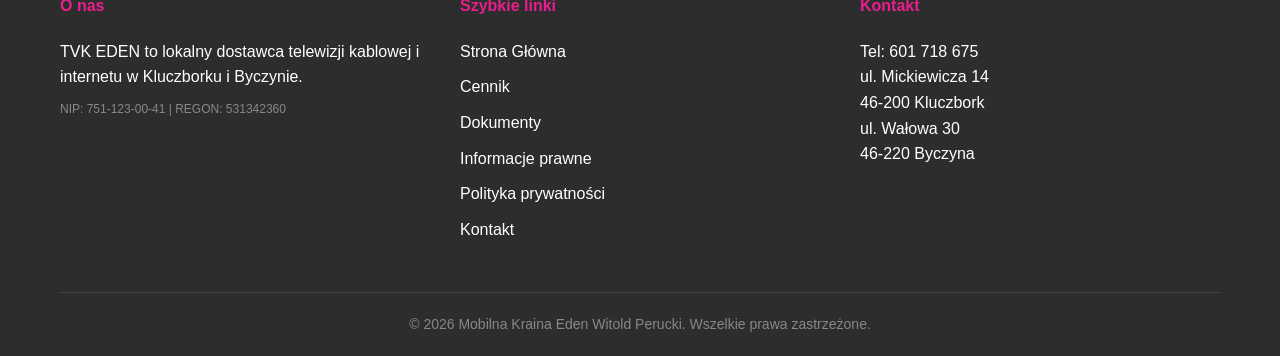
<file: dokumenty.html>
﻿<!DOCTYPE html>
<html lang="pl">
<head>
    <meta charset="UTF-8">
    <meta name="viewport" content="width=device-width, initial-scale=1.0, minimum-scale=0.5, maximum-scale=3.0">
    <meta name="description" content="Dokumenty do pobrania - regulamin, umowa, cennik TVK EDEN">
    <title>Dokumenty - EDEN Telewizja kablowa i Internet</title>
    <link rel="stylesheet" href="css/style.css">
    <link rel="icon" type="image/png" href="img/favicon.png">
    <style>
        .page-header {
            background: linear-gradient(135deg, var(--primary), var(--primary-dark));
            color: white;
            padding: 60px 0;
            text-align: center;
        }
        .page-header h1 { font-size: 36px; }
        .docs-section { padding: 60px 0; }
        .docs-grid {
            display: grid;
            grid-template-columns: repeat(auto-fit, minmax(300px, 1fr));
            gap: 30px;
        }
        .doc-card {
            background: white;
            border-radius: 10px;
            padding: 30px;
            box-shadow: 0 5px 30px rgba(0,0,0,0.1);
            transition: transform 0.3s, box-shadow 0.3s;
        }
        .doc-card:hover {
            transform: translateY(-5px);
            box-shadow: 0 10px 40px rgba(0,0,0,0.15);
        }
        .doc-card-icon {
            font-size: 50px;
            margin-bottom: 20px;
        }
        .doc-card h3 {
            color: var(--dark);
            margin-bottom: 10px;
        }
        .doc-card p {
            color: var(--gray);
            margin-bottom: 20px;
            font-size: 14px;
        }
        .doc-card .btn {
            width: 100%;
            text-align: center;
        }
        .legal-note {
            background: var(--light-gray);
            padding: 30px;
            border-radius: 10px;
            margin-top: 40px;
        }
        .legal-note h3 {
            color: var(--primary);
            margin-bottom: 15px;
        }
        .legal-note p {
            color: var(--gray);
            font-size: 14px;
            line-height: 1.8;
        }
    </style>
</head>
<body>
    <!-- SVG Icons -->
    <svg xmlns="http://www.w3.org/2000/svg" style="display:none">
        <symbol id="icon-menu" viewBox="0 0 24 24"><path fill="currentColor" d="M3 6h18v2H3V6zm0 5h18v2H3v-2zm0 5h18v2H3v-2z"/></symbol>
        <symbol id="icon-doc-text" viewBox="0 0 24 24"><path fill="currentColor" d="M14 2H6c-1.1 0-2 .9-2 2v16c0 1.1.9 2 2 2h12c1.1 0 2-.9 2-2V8l-6-6zm4 18H6V4h7v5h5v11zM8 12h8v2H8v-2zm0 4h8v2H8v-2z"/></symbol>
        <symbol id="icon-doc-pen" viewBox="0 0 24 24"><path fill="currentColor" d="M14 2H6c-1.1 0-2 .9-2 2v16c0 1.1.9 2 2 2h12c1.1 0 2-.9 2-2V8l-6-6zm4 18H6V4h7v5h5v11zm-5.12-5.88l-1.41 1.41 2.12 2.12 1.41-1.41-2.12-2.12zm-3.88 2.12V18h1.76l4.24-4.24-1.76-1.76-4.24 4.24z"/></symbol>
        <symbol id="icon-money" viewBox="0 0 24 24"><path fill="currentColor" d="M11.8 10.9c-2.27-.59-3-1.2-3-2.15 0-1.09 1.01-1.85 2.7-1.85 1.78 0 2.44.85 2.5 2.1h2.21c-.07-1.72-1.12-3.3-3.21-3.81V3h-3v2.16c-1.94.42-3.5 1.68-3.5 3.61 0 2.31 1.91 3.46 4.7 4.13 2.5.6 3 1.48 3 2.41 0 .69-.49 1.79-2.7 1.79-2.06 0-2.87-.92-2.98-2.1h-2.2c.12 2.19 1.76 3.42 3.68 3.83V21h3v-2.15c1.95-.37 3.5-1.5 3.5-3.55 0-2.84-2.43-3.81-4.7-4.4z"/></symbol>
        <symbol id="icon-clipboard" viewBox="0 0 24 24"><path fill="currentColor" d="M19 3h-4.18C14.4 1.84 13.3 1 12 1c-1.3 0-2.4.84-2.82 2H5c-1.1 0-2 .9-2 2v14c0 1.1.9 2 2 2h14c1.1 0 2-.9 2-2V5c0-1.1-.9-2-2-2zm-7 0c.55 0 1 .45 1 1s-.45 1-1 1-1-.45-1-1 .45-1 1-1zm7 16H5V5h2v2h10V5h2v14zM8 12h6v2H8v-2zm0 4h6v2H8v-2z"/></symbol>
    </svg>

    <!-- Header -->
    <header class="header">
        <div class="header-top">
            <div class="container">
                <span>Tel: +48 601 718 675 | eden@mobilnakraina.pl</span>
                <span>Godziny obsługi zgłoszeń technicznych: Śr 15:30-18:00, Wt 17:00-19:00</span>
            </div>
        </div>
        <div class="header-main">
            <div class="container">
                <a href="index.html" class="logo">
                    <img src="img/logo.png" alt="EDEN Telewizja Internet">
                </a>
                <nav class="nav">
                    <button class="mobile-menu-btn" onclick="toggleMenu()"><svg class="icon"><use href="#icon-menu"/></svg></button>
                    <ul id="nav-menu">
                        <li><a href="index.html">Strona Główna</a></li>
                        <li><a href="index.html#usługi">Oferta</a></li>
                        <li><a href="cennik.html">Cennik</a></li>
                        <li><a href="dokumenty.html">Dokumenty</a></li>
                        <li><a href="informacje-prawne.html">Informacje prawne</a></li>
                        <li><a href="index.html#kontakt">Kontakt</a></li>
                    </ul>
                </nav>
            </div>
        </div>
    </header>

    <!-- Page Header -->
    <section class="page-header">
        <div class="container">
            <h1>Dokumenty do pobrania</h1>
            <p>Regulamin, umowy i inne ważne dokumenty</p>
        </div>
    </section>

    <!-- Documents Content -->
    <section class="docs-section">
        <div class="container">

            <div class="docs-grid">
                <div class="doc-card">
                    <div class="doc-card-icon"><svg class="icon-card"><use href="#icon-doc-text"/></svg></div>
                    <h3>Regulamin świadczenia usług (PDF)</h3>
                    <p>Pełny regulamin świadczenia usług telekomunikacyjnych przez TVK EDEN. Zawiera szczegółowe informacje o prawach i obowiązkach stron.</p>
                    <a href="dokumenty/Regulamin_TVK_EDEN_sformatowany.pdf" class="btn btn-primary" download>Pobierz PDF</a>
                </div>

                <div class="doc-card">
                    <div class="doc-card-icon"><svg class="icon-card"><use href="#icon-doc-pen"/></svg></div>
                    <h3>Wzór umowy (PDF)</h3>
                    <p>Wzór umowy o swiadczenie usług telewizji kablowej i/lub dostepu do internetu. Zapoznaj się przed podpisaniem.</p>
                    <a href="dokumenty/Umowa_TVK_EDEN_sformatowana.pdf" class="btn btn-primary" download>Pobierz PDF</a>
                </div>

                <div class="doc-card">
                    <div class="doc-card-icon"><svg class="icon-card"><use href="#icon-money"/></svg></div>
                    <h3>Cennik usług (PDF)</h3>
                    <p>Pełny cennik usług telekomunikacyjnych wraz z opłatami instalacyjnymi, abonamentowymi i serwisowymi.</p>
                    <a href="dokumenty/Cennik_uslug_TVK_EDEN_sformatowany.pdf" class="btn btn-primary" download>Pobierz PDF</a>
                </div>

                <div class="doc-card">
                    <div class="doc-card-icon"><svg class="icon-card"><use href="#icon-clipboard"/></svg></div>
                    <h3>Podsumowanie warunków umowy (PDF)</h3>
                    <p>Zwięzłe podsumowanie głównych warunków umowy zgodnie z wymogami prawa UE. Ułatwia porównanie ofert.</p>
                    <a href="dokumenty/Podsumowanie_warunkow_umowy_TVK_EDEN_sformatowane.pdf" class="btn btn-primary" download>Pobierz PDF</a>
                </div>
            </div>

            <div class="legal-note">
                <h3>Informacja dla Abonentów</h3>
                <p>
                    Zgodnie z przepisami prawa telekomunikacyjnego, operator jest zobowiązany do udostępnienia abonentom
                    regulaminu świadczenia usług, cennika oraz wzoru umowy przed jej zawarciem. Wszystkie dokumenty
                    dostępne na tej stronie sa aktualne i obowiązujące.
                </p>
                <p style="margin-top: 15px;">
                    W przypadku pytan dotyczących dokumentów lub warunków umowy, prosimy o kontakt z Biurem Obsługi Klienta pod numerem <strong>601 718 675</strong> lub osobiście:
                    <br><strong>Kluczbork:</strong> ul. Mickiewicza 14, 46-200 Kluczbork (środa 15:30-18:00)
                    <br><strong>Byczyna:</strong> ul. Wałowa 30, 46-220 Byczyna (wtorek 17:00-19:00)
                </p>
            </div>

        </div>
    </section>

    <!-- Footer -->
    <footer class="footer">
        <div class="container">
            <div class="footer-grid">
                <div>
                    <h4>O nas</h4>
                    <p>TVK EDEN to lokalny dostawca telewizji kablowej i internetu w Kluczborku i Byczynie.</p>
                    <p style="margin-top: 10px; font-size: 12px; color: #888;">NIP: 751-123-00-41 | REGON: 531342360</p>
                </div>
                <div>
                    <h4>Szybkie linki</h4>
                    <ul>
                        <li><a href="index.html">Strona Główna</a></li>
                        <li><a href="cennik.html">Cennik</a></li>
                        <li><a href="dokumenty.html">Dokumenty</a></li>
                        <li><a href="informacje-prawne.html">Informacje prawne</a></li>
                        <li><a href="polityka-prywatności.html">Polityka prywatności</a></li>
                        <li><a href="index.html#kontakt">Kontakt</a></li>
                    </ul>
                </div>
                <div>
                    <h4>Kontakt</h4>
                    <p>Tel: 601 718 675</p>
                    <p>ul. Mickiewicza 14<br>46-200 Kluczbork</p>
                    <p>ul. Wałowa 30<br>46-220 Byczyna</p>
                </div>
            </div>
            <div class="footer-bottom">
                <p>&copy; 2026 Mobilna Kraina Eden Witold Perucki. Wszelkie prawa zastrzeżone.</p>
            </div>
        </div>
    </footer>

    <script>
        function toggleMenu() {
            document.getElementById('nav-menu').classList.toggle('active');
        }

        // Set active nav link based on current page
        document.querySelectorAll('.nav a').forEach(link => {
            link.classList.remove('active');
            if (link.getAttribute('href') === location.pathname.split('/').pop() ||
                (location.pathname.endsWith('/') && link.getAttribute('href') === 'index.html')) {
                link.classList.add('active');
            }
        });
    </script>
</body>
</html>
</file>
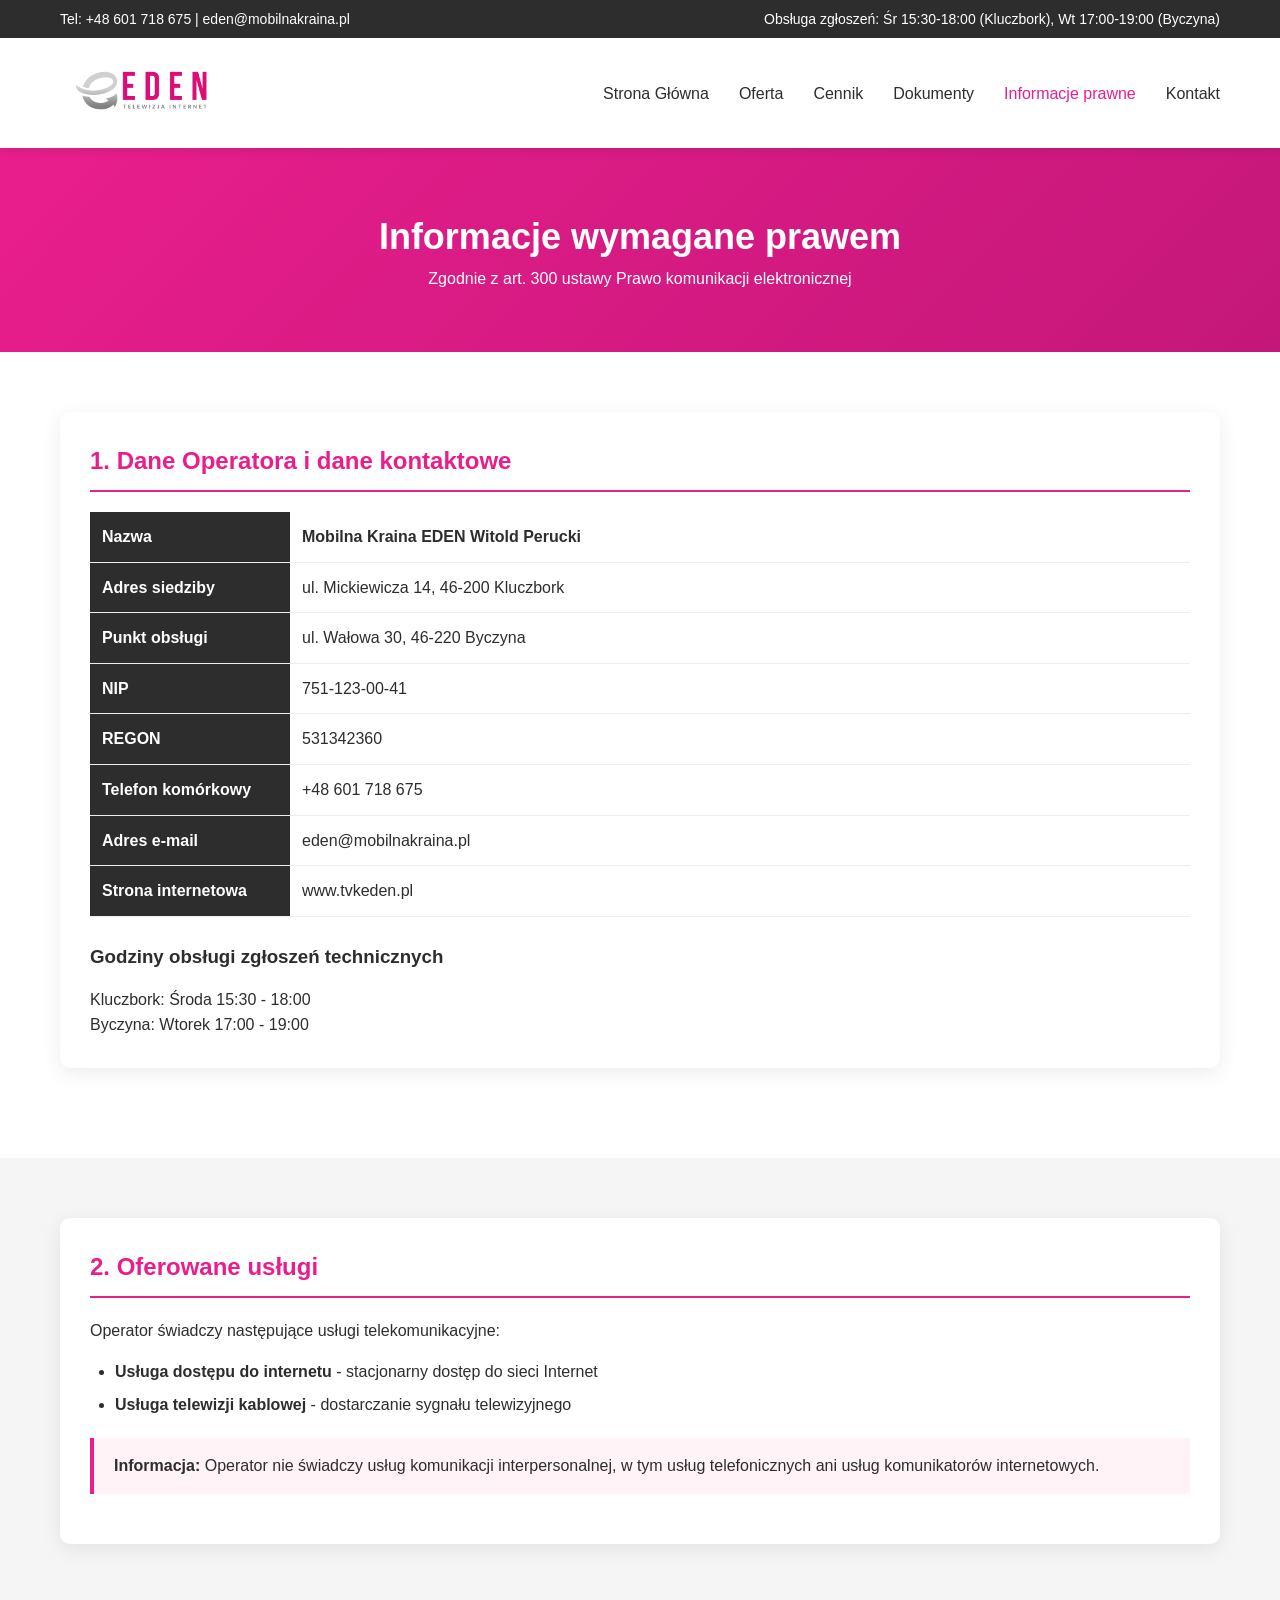
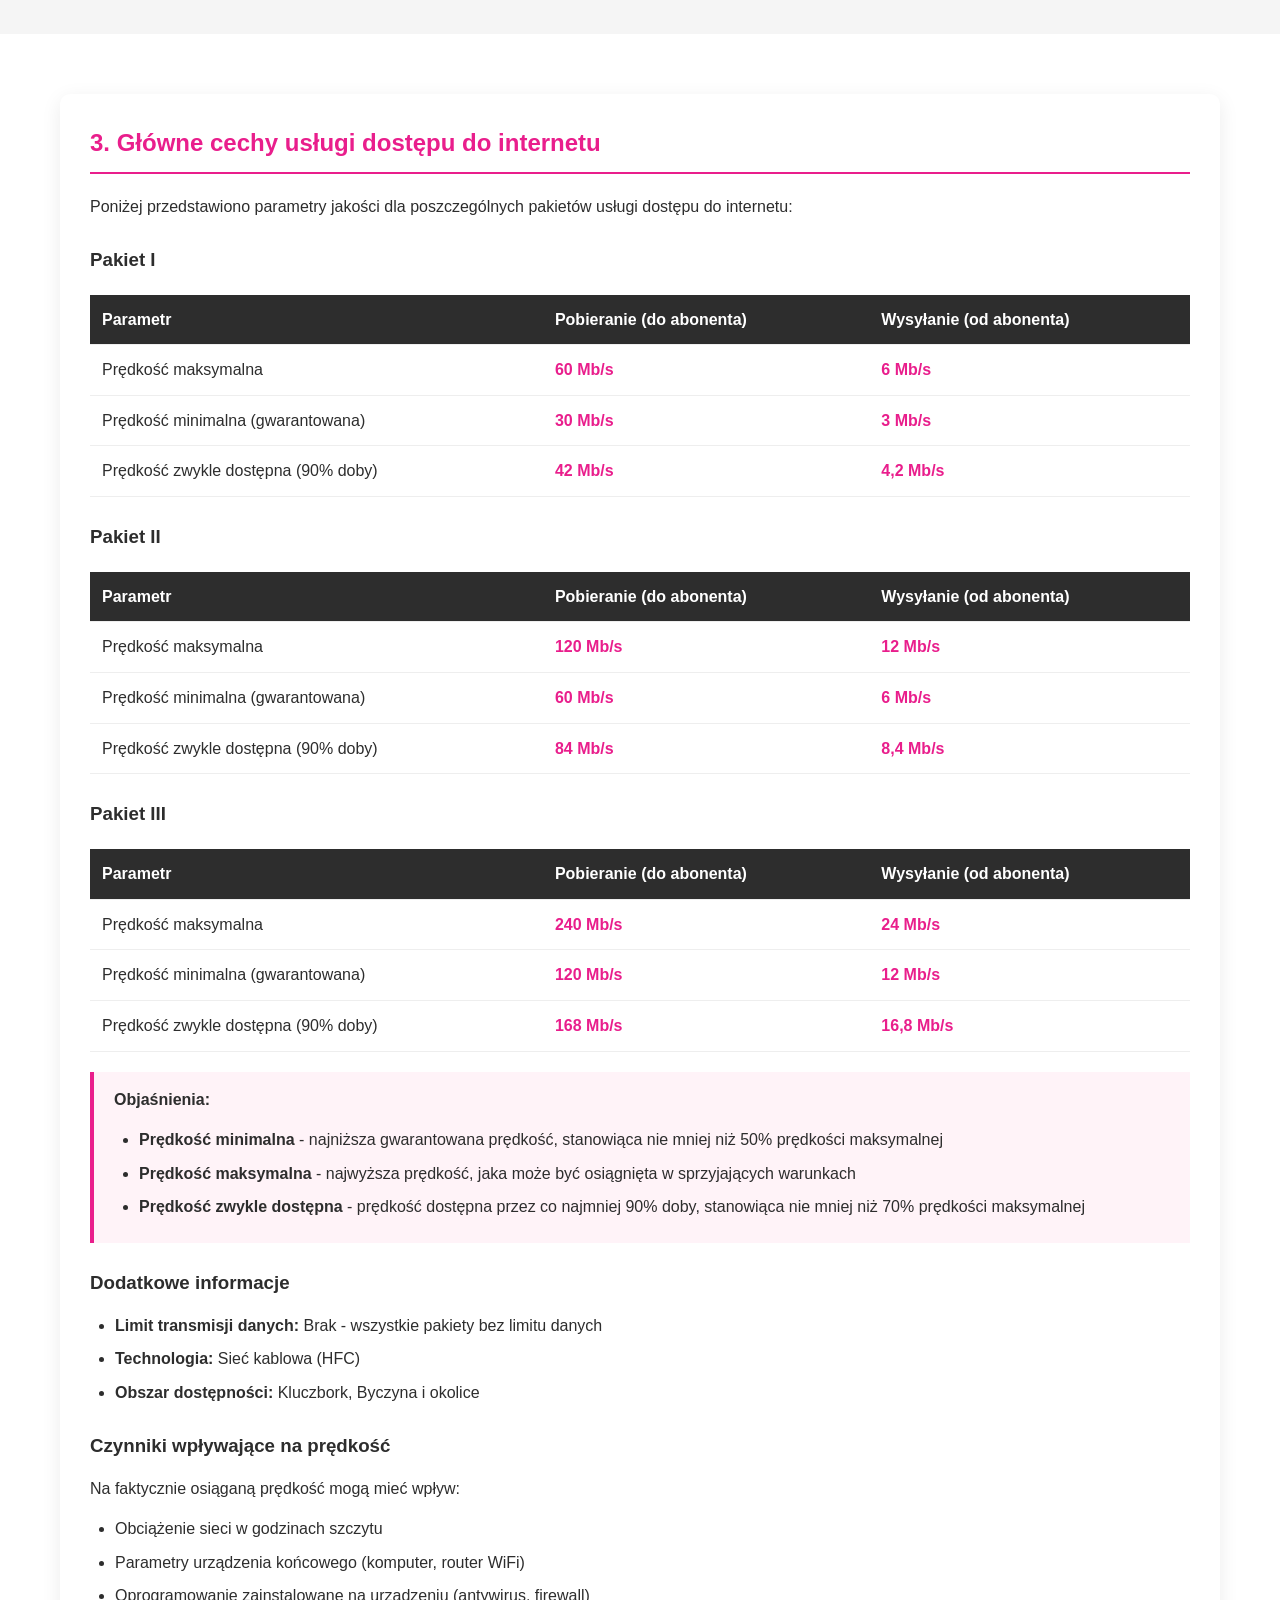
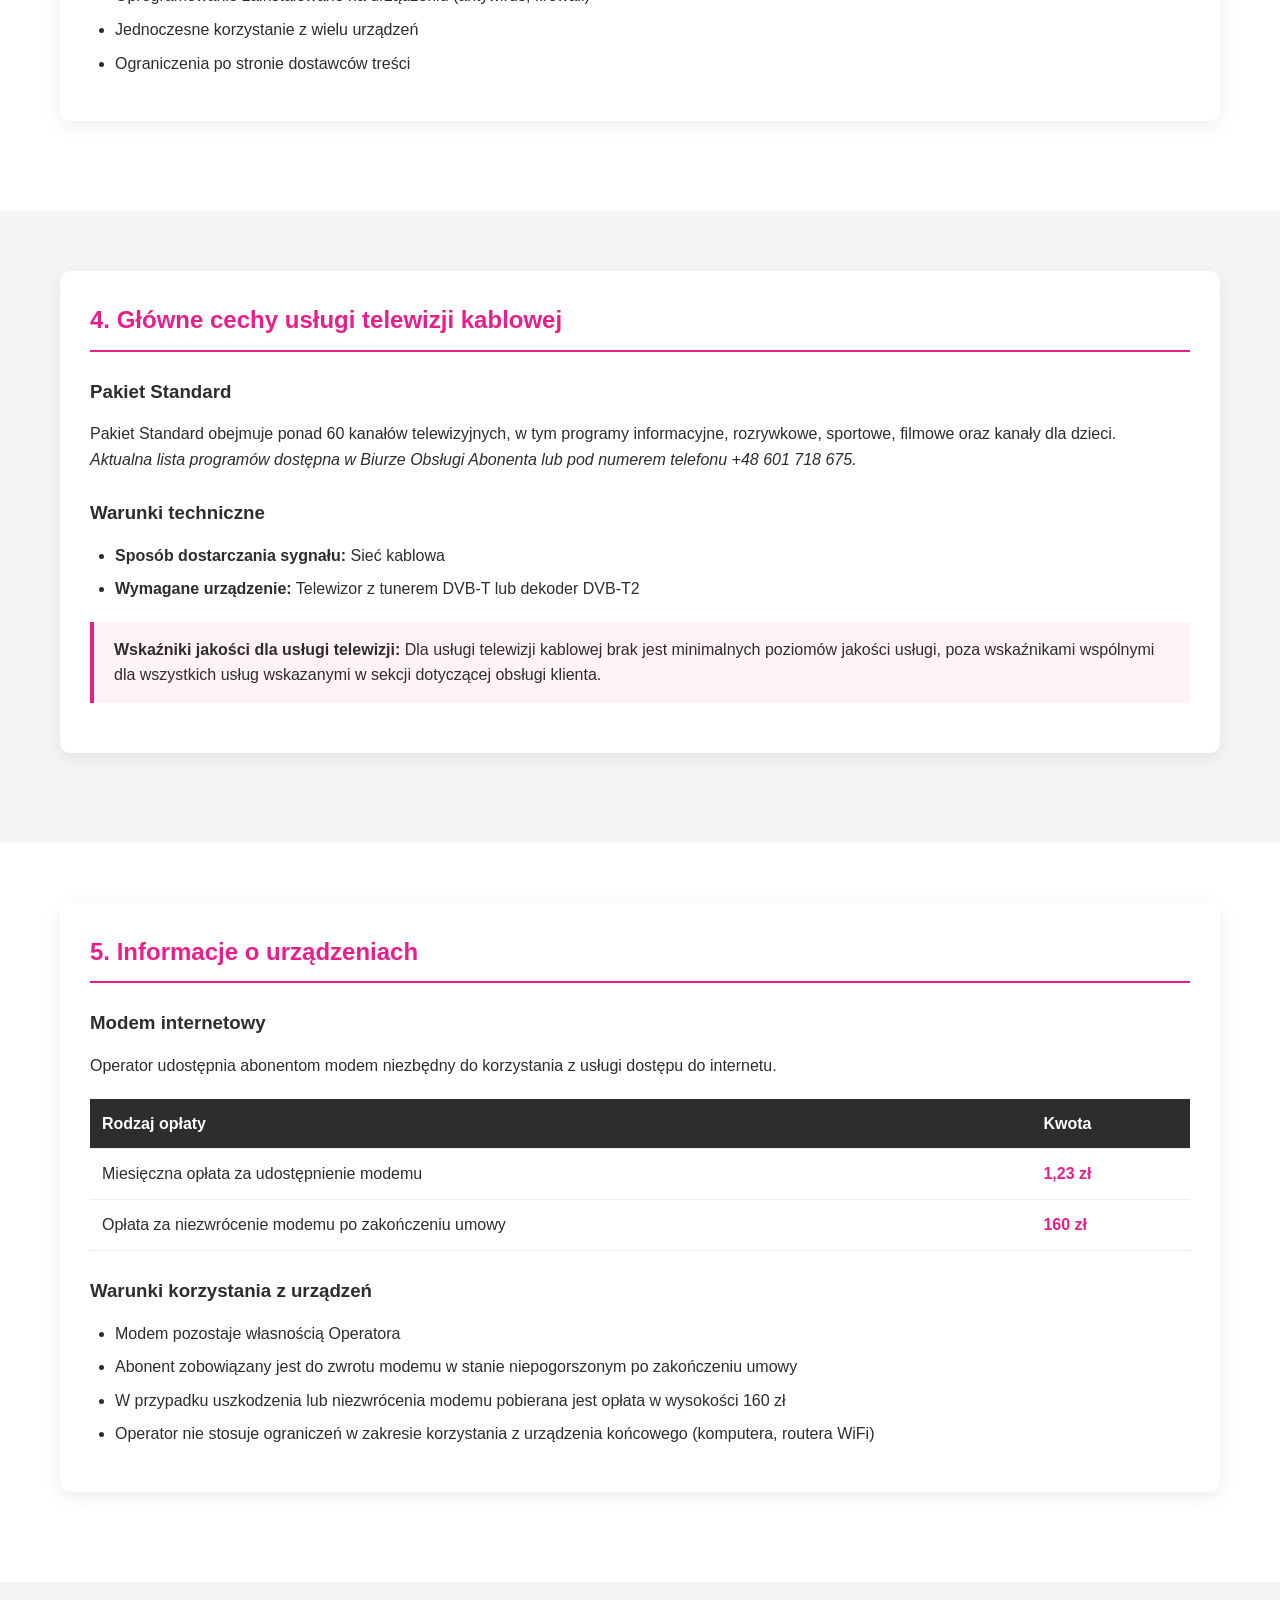
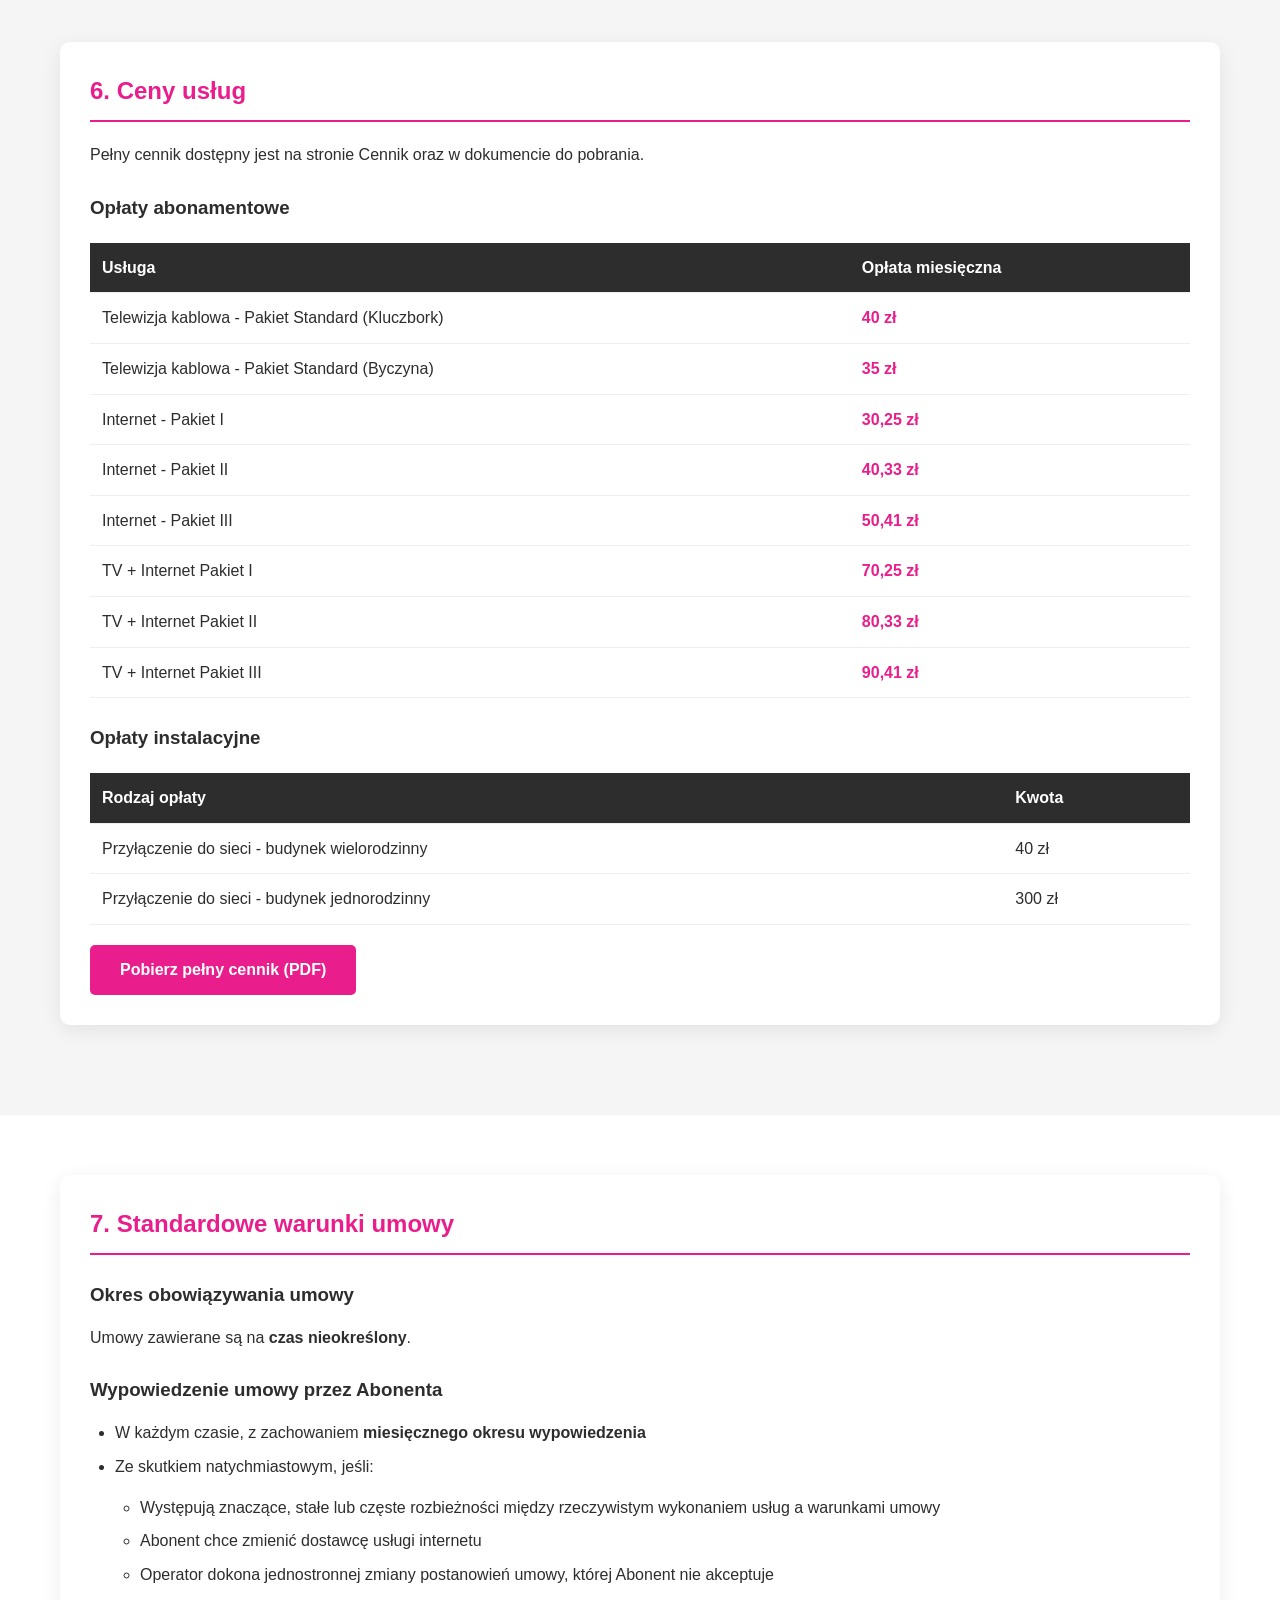
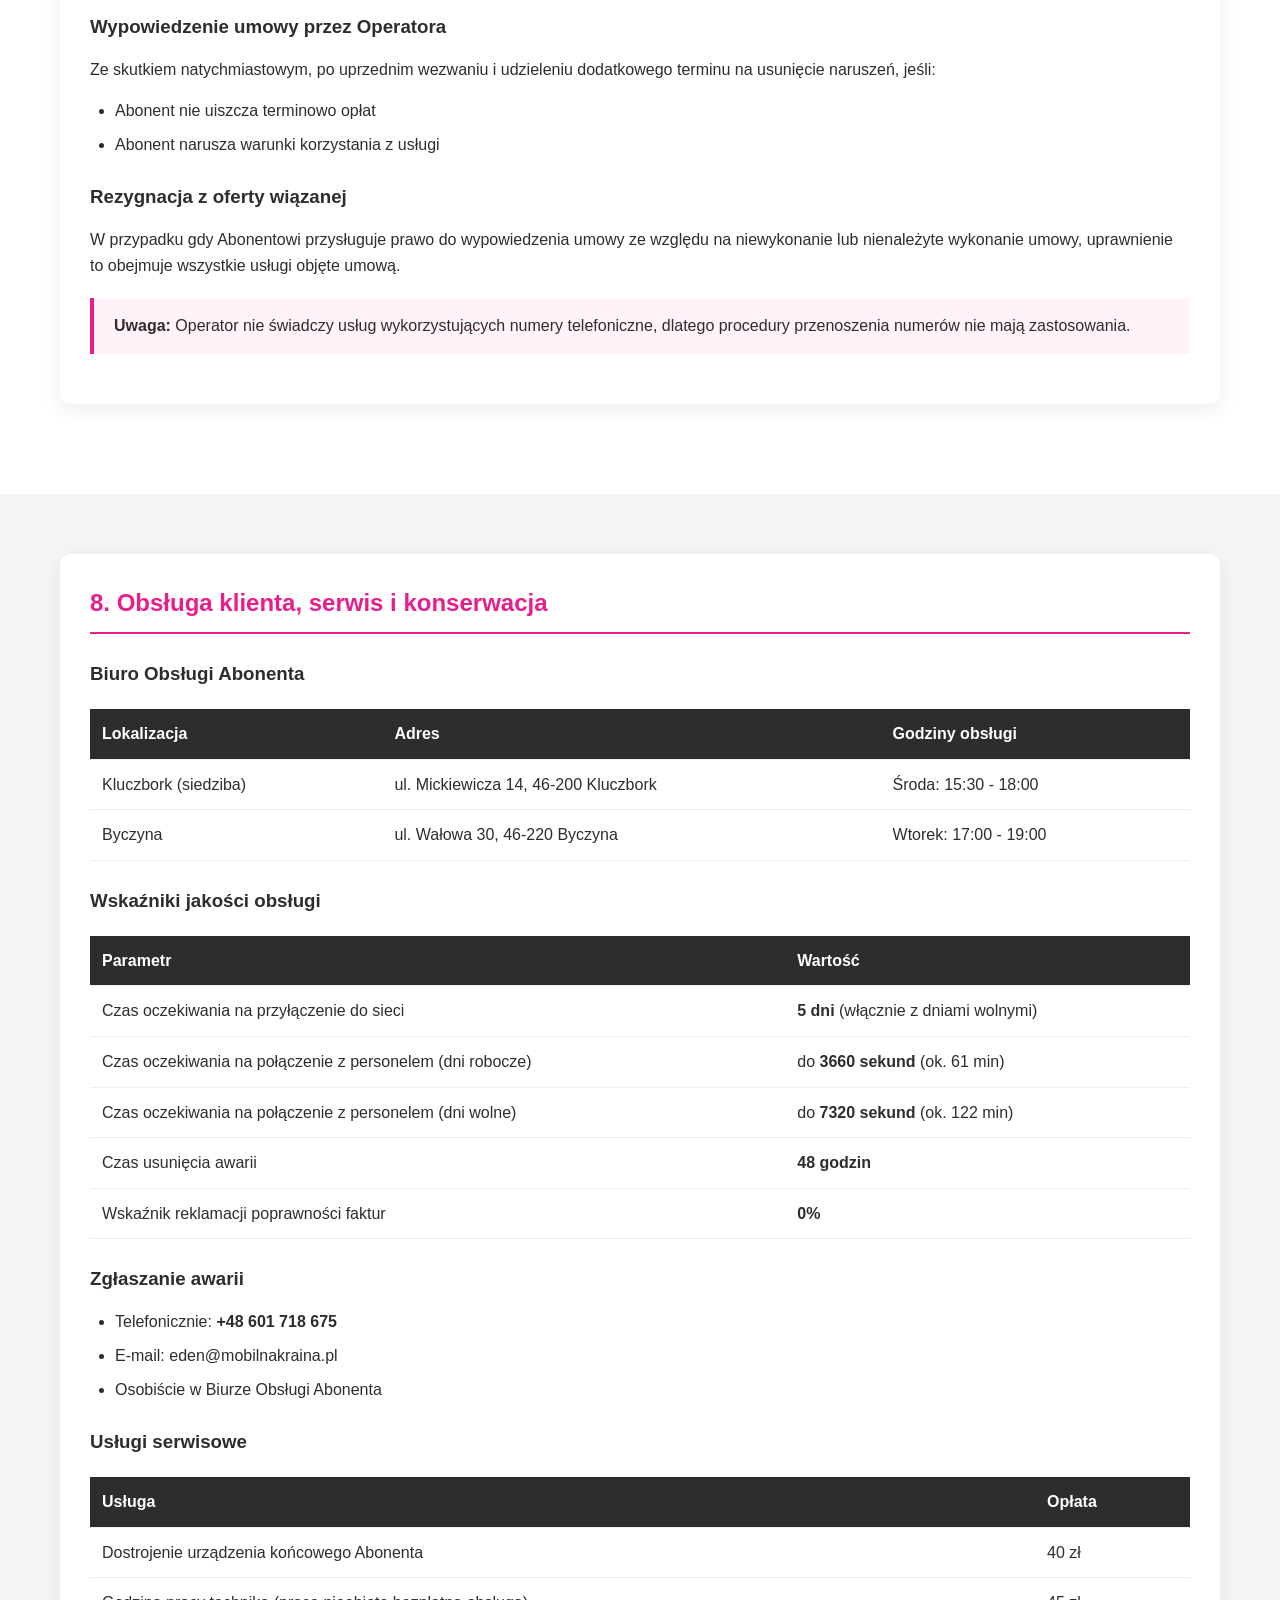
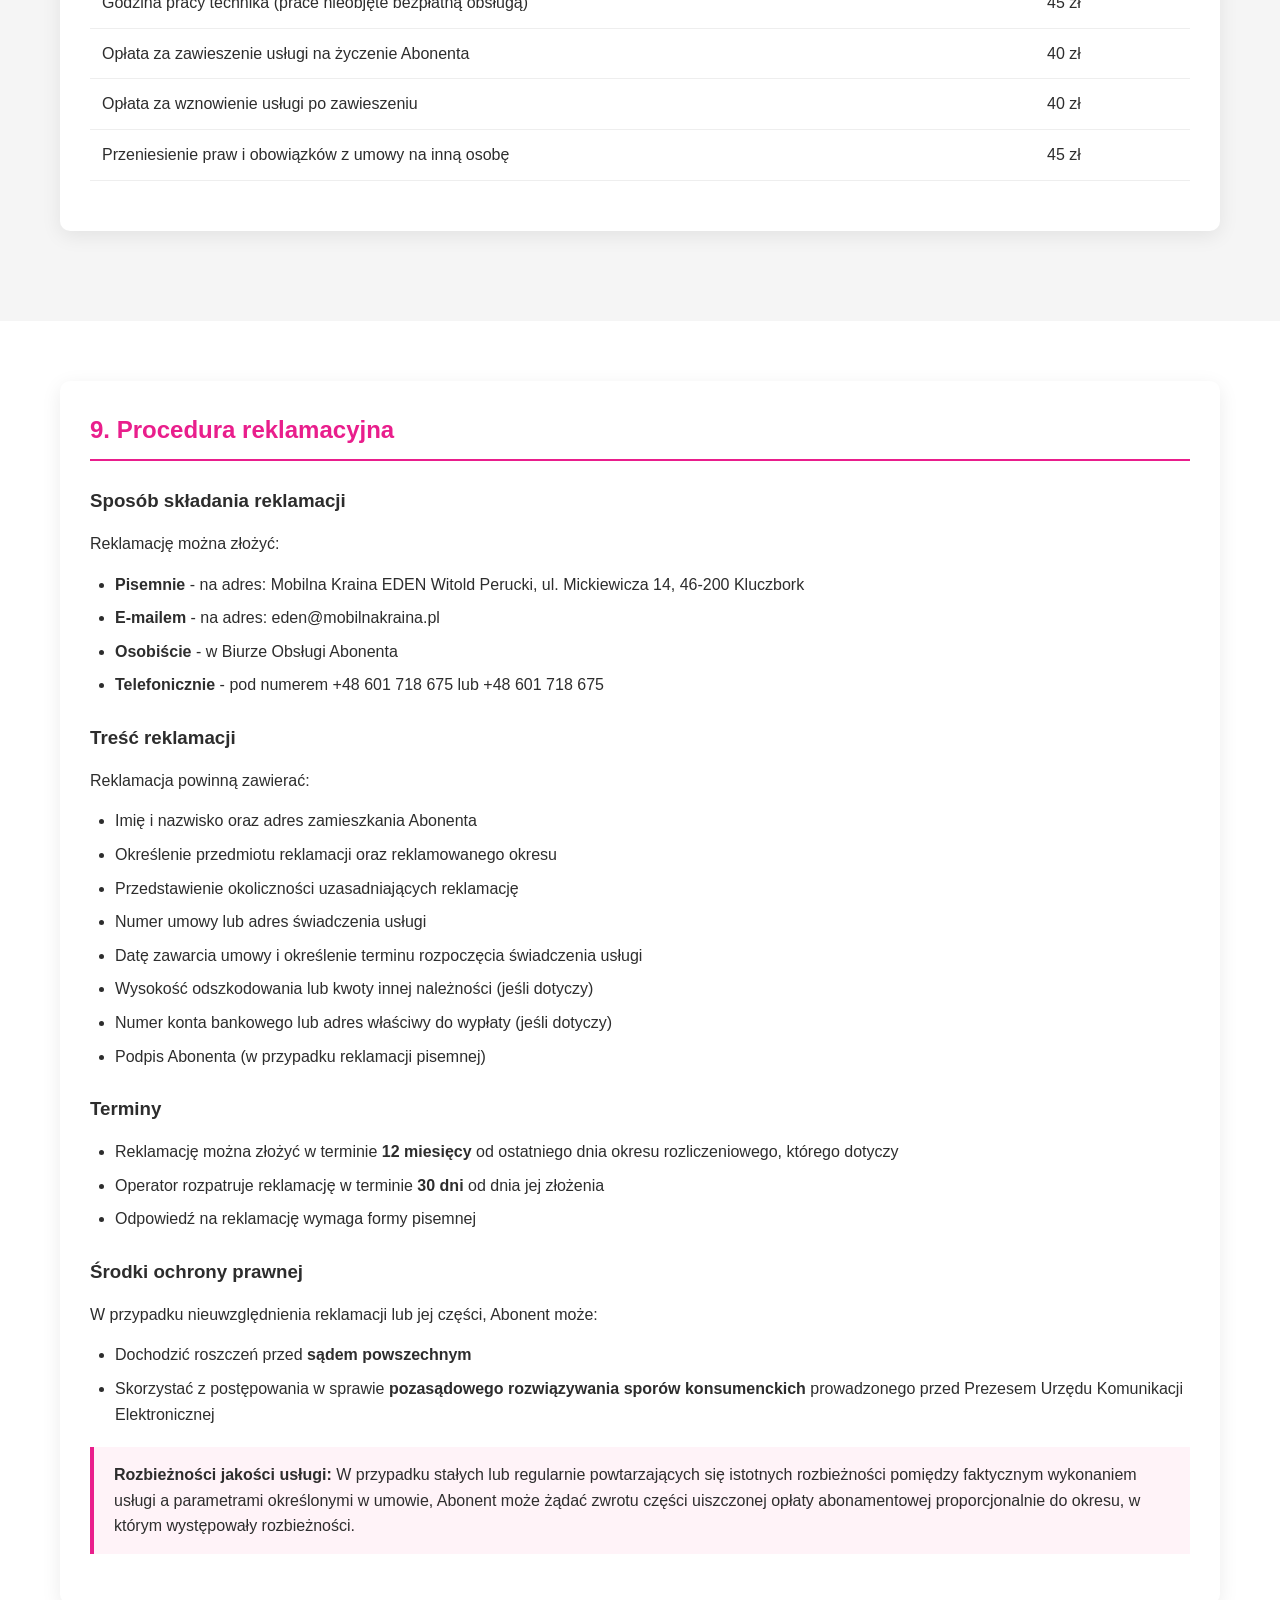
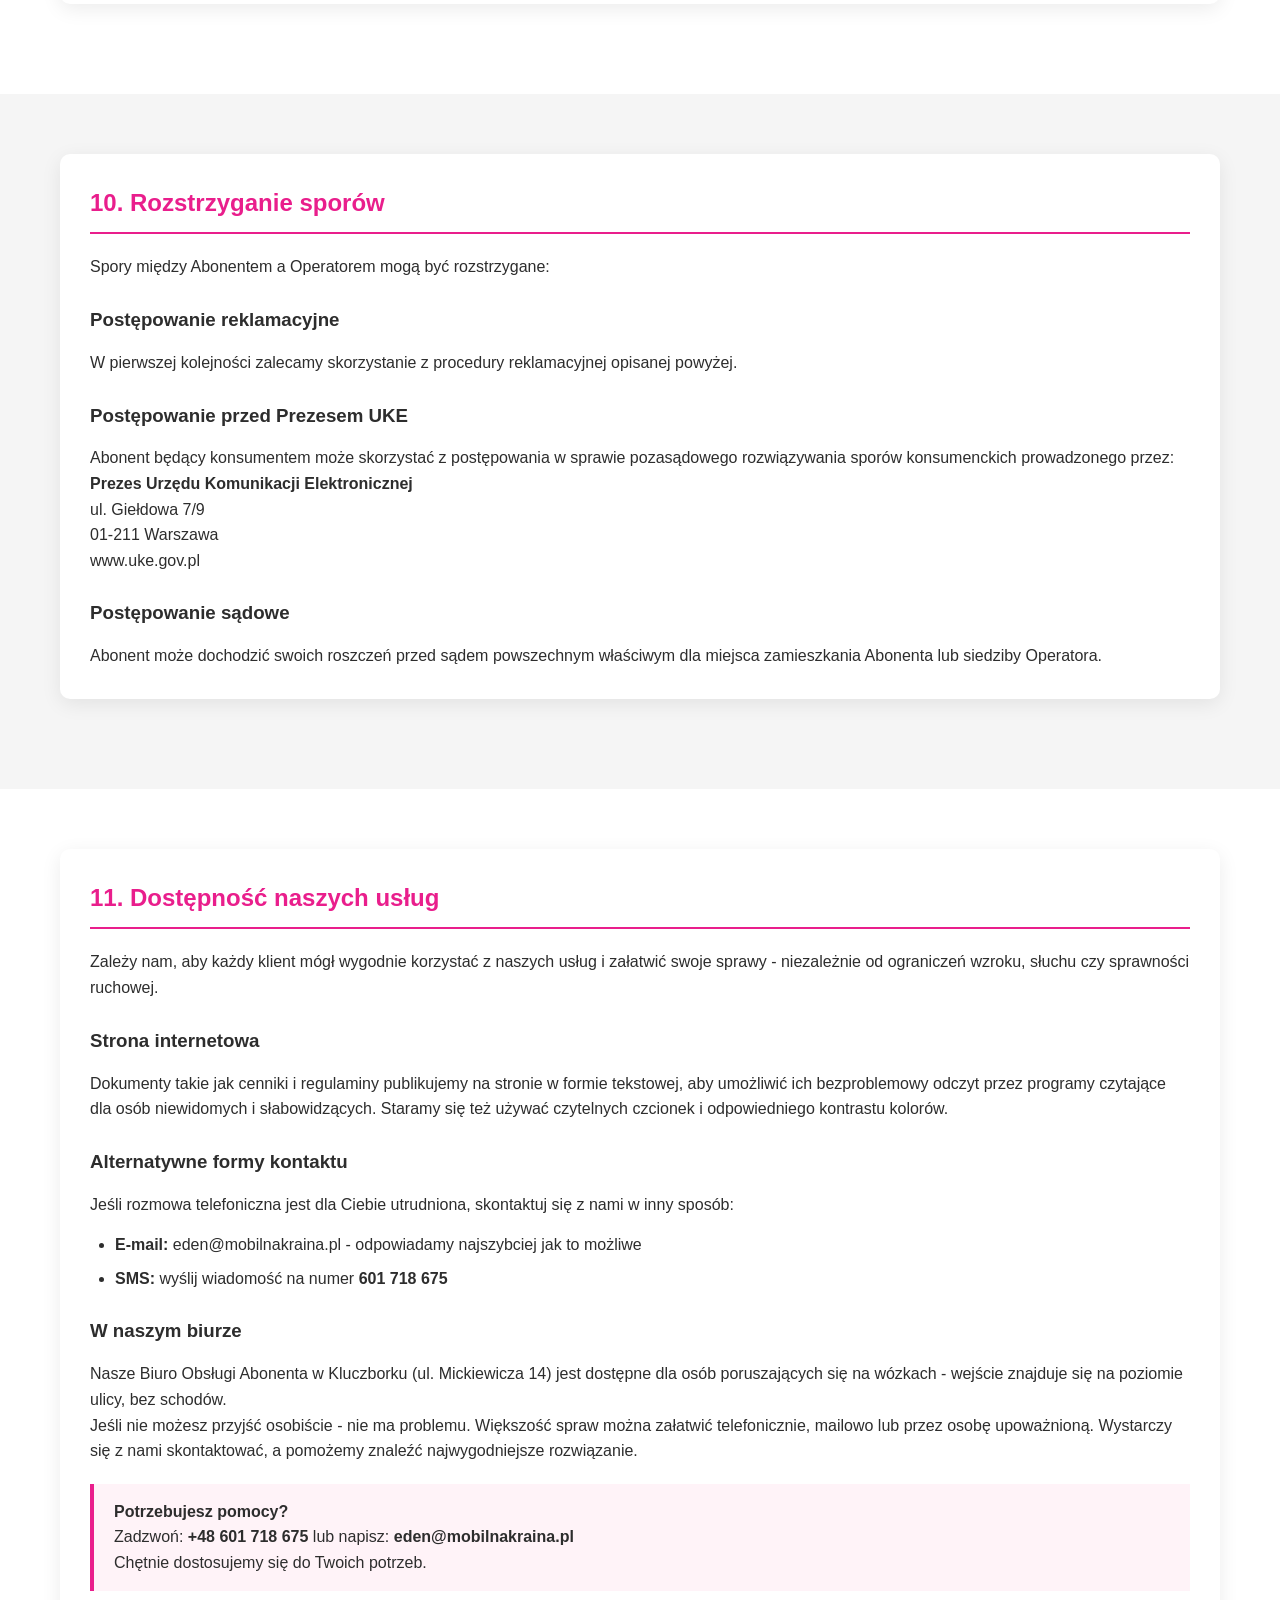
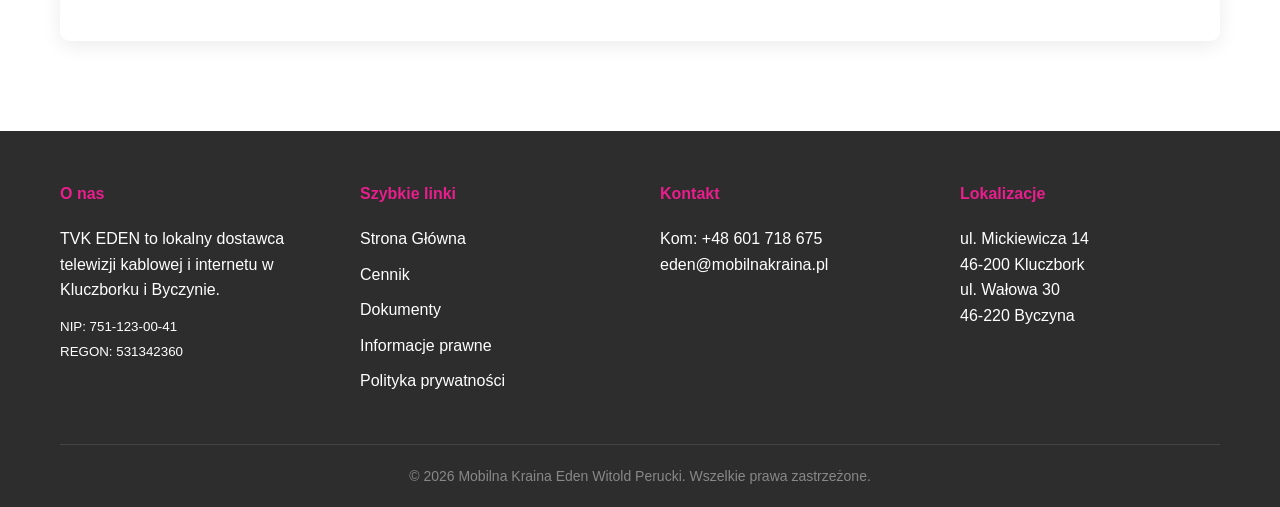
<file: informacje-prawne.html>
﻿<!DOCTYPE html>
<html lang="pl">
<head>
    <meta charset="UTF-8">
    <meta name="viewport" content="width=device-width, initial-scale=1.0, minimum-scale=0.5, maximum-scale=3.0">
    <meta name="description" content="Informacje wymagane prawem - TVK EDEN, art. 300 Prawa komunikacji elektronicznej">
    <title>Informacje prawne - EDEN Telewizja kablowa i Internet</title>
    <link rel="stylesheet" href="css/style.css">
    <link rel="icon" type="image/png" href="img/favicon.png">
    <style>
        .page-header {
            background: linear-gradient(135deg, var(--primary), var(--primary-dark));
            color: white;
            padding: 60px 0;
            text-align: center;
        }
        .page-header h1 { font-size: 36px; }
        .legal-section { padding: 60px 0; }
        .legal-section:nth-child(even) { background: var(--light-gray); }
        .legal-box {
            background: white;
            border-radius: 10px;
            padding: 30px;
            margin-bottom: 30px;
            box-shadow: 0 5px 20px rgba(0,0,0,0.08);
        }
        .legal-box h2 {
            color: var(--primary);
            border-bottom: 2px solid var(--primary);
            padding-bottom: 10px;
            margin-bottom: 20px;
        }
        .legal-box h3 {
            color: var(--dark);
            margin: 25px 0 15px;
        }
        .legal-box table {
            width: 100%;
            border-collapse: collapse;
            margin: 20px 0;
        }
        .legal-box th, .legal-box td {
            padding: 12px;
            text-align: left;
            border-bottom: 1px solid #eee;
        }
        .legal-box th {
            background: var(--dark);
            color: white;
        }
        .legal-box tr:hover { background: #f9f9f9; }
        .legal-box ul, .legal-box ol {
            margin: 15px 0;
            padding-left: 25px;
        }
        .legal-box li { margin-bottom: 8px; }
        .highlight-box {
            background: #fff3f8;
            border-left: 4px solid var(--primary);
            padding: 15px 20px;
            margin: 20px 0;
        }
        .speed-value {
            color: var(--primary);
            font-weight: 700;
        }
        .tv-channels {
            display: grid;
            grid-template-columns: repeat(auto-fill, minmax(200px, 1fr));
            gap: 10px;
            margin: 15px 0;
        }
        .tv-channel {
            background: var(--light-gray);
            padding: 8px 12px;
            border-radius: 5px;
            font-size: 14px;
        }
        .accordion {
            border: 1px solid #eee;
            border-radius: 8px;
            margin: 10px 0;
        }
        .accordion-header {
            padding: 15px 20px;
            background: var(--light-gray);
            cursor: pointer;
            font-weight: 600;
            display: flex;
            justify-content: space-between;
            align-items: center;
        }
        .accordion-header:hover { background: #e8e8e8; }
        .accordion-content {
            padding: 20px;
            display: none;
        }
        .accordion.active .accordion-content { display: block; }
        .accordion-icon { transition: transform 0.3s; }
        .accordion.active .accordion-icon { transform: rotate(180deg); }
    </style>
</head>
<body>
    <!-- SVG Icons -->
    <svg xmlns="http://www.w3.org/2000/svg" style="display:none">
        <symbol id="icon-menu" viewBox="0 0 24 24"><path fill="currentColor" d="M3 6h18v2H3V6zm0 5h18v2H3v-2zm0 5h18v2H3v-2z"/></symbol>
    </svg>

    <!-- Header -->
    <header class="header">
        <div class="header-top">
            <div class="container">
                <span>Tel: +48 601 718 675 | eden@mobilnakraina.pl</span>
                <span>Obsługa zgłoszeń: Śr 15:30-18:00 (Kluczbork), Wt 17:00-19:00 (Byczyna)</span>
            </div>
        </div>
        <div class="header-main">
            <div class="container">
                <a href="index.html" class="logo">
                    <img src="img/logo.png" alt="EDEN Telewizja Internet">
                </a>
                <nav class="nav">
                    <button class="mobile-menu-btn" onclick="toggleMenu()"><svg class="icon"><use href="#icon-menu"/></svg></button>
                    <ul id="nav-menu">
                        <li><a href="index.html">Strona Główna</a></li>
                        <li><a href="index.html#usługi">Oferta</a></li>
                        <li><a href="cennik.html">Cennik</a></li>
                        <li><a href="dokumenty.html">Dokumenty</a></li>
                        <li><a href="informacje-prawne.html">Informacje prawne</a></li>
                        <li><a href="index.html#kontakt">Kontakt</a></li>
                    </ul>
                </nav>
            </div>
        </div>
    </header>

    <!-- Page Header -->
    <section class="page-header">
        <div class="container">
            <h1>Informacje wymagane prawem</h1>
            <p>Zgodnie z art. 300 ustawy Prawo komunikacji elektronicznej</p>
        </div>
    </section>

    <!-- Content -->
    <main>
        <!-- 1. Dane Operatora -->
        <section class="legal-section">
            <div class="container">
                <div class="legal-box">
                    <h2>1. Dane Operatora i dane kontaktowe</h2>

                    <table>
                        <tr>
                            <th style="width: 200px;">Nazwa</th>
                            <td><strong>Mobilna Kraina EDEN Witold Perucki</strong></td>
                        </tr>
                        <tr>
                            <th>Adres siedziby</th>
                            <td>ul. Mickiewicza 14, 46-200 Kluczbork</td>
                        </tr>
                        <tr>
                            <th>Punkt obsługi</th>
                            <td>ul. Wałowa 30, 46-220 Byczyna</td>
                        </tr>
                        <tr>
                            <th>NIP</th>
                            <td>751-123-00-41</td>
                        </tr>
                        <tr>
                            <th>REGON</th>
                            <td>531342360</td>
                        </tr>
                        <tr>
                            <th>Telefon komórkowy</th>
                            <td>+48 601 718 675</td>
                        </tr>
                        <tr>
                            <th>Adres e-mail</th>
                            <td><a href="mailto:eden@mobilnakraina.pl">eden@mobilnakraina.pl</a></td>
                        </tr>
                        <tr>
                            <th>Strona internetowa</th>
                            <td><a href="https://www.tvkeden.pl">www.tvkeden.pl</a></td>
                        </tr>
                    </table>

                    <h3>Godziny obsługi zgłoszeń technicznych</h3>
                    <p>Kluczbork: Środa 15:30 - 18:00
                    <p>Byczyna: Wtorek 17:00 - 19:00</p>
                </div>
            </div>
        </section>

        <!-- 2. Oferowane usługi -->
        <section class="legal-section">
            <div class="container">
                <div class="legal-box">
                    <h2>2. Oferowane usługi</h2>

                    <p>Operator świadczy następujące usługi telekomunikacyjne:</p>
                    <ul>
                        <li><strong>Usługa dostępu do internetu</strong> - stacjonarny dostęp do sieci Internet</li>
                        <li><strong>Usługa telewizji kablowej</strong> - dostarczanie sygnału telewizyjnego</li>
                    </ul>

                    <div class="highlight-box">
                        <strong>Informacja:</strong> Operator nie świadczy usług komunikacji interpersonalnej, w tym usług telefonicznych ani usług komunikatorów internetowych.
                    </div>
                </div>
            </div>
        </section>

        <!-- 3. Parametry usługi internetu -->
        <section class="legal-section">
            <div class="container">
                <div class="legal-box">
                    <h2>3. Główne cechy usługi dostępu do internetu</h2>

                    <p>Poniżej przedstawiono parametry jakości dla poszczególnych pakietów usługi dostępu do internetu:</p>

                    <h3>Pakiet I</h3>
                    <table>
                        <tr>
                            <th>Parametr</th>
                            <th>Pobieranie (do abonenta)</th>
                            <th>Wysyłanie (od abonenta)</th>
                        </tr>
                        <tr>
                            <td>Prędkość maksymalna</td>
                            <td class="speed-value">60 Mb/s</td>
                            <td class="speed-value">6 Mb/s</td>
                        </tr>
                        <tr>
                            <td>Prędkość minimalna (gwarantowana)</td>
                            <td class="speed-value">30 Mb/s</td>
                            <td class="speed-value">3 Mb/s</td>
                        </tr>
                        <tr>
                            <td>Prędkość zwykle dostępna (90% doby)</td>
                            <td class="speed-value">42 Mb/s</td>
                            <td class="speed-value">4,2 Mb/s</td>
                        </tr>
                    </table>

                    <h3>Pakiet II</h3>
                    <table>
                        <tr>
                            <th>Parametr</th>
                            <th>Pobieranie (do abonenta)</th>
                            <th>Wysyłanie (od abonenta)</th>
                        </tr>
                        <tr>
                            <td>Prędkość maksymalna</td>
                            <td class="speed-value">120 Mb/s</td>
                            <td class="speed-value">12 Mb/s</td>
                        </tr>
                        <tr>
                            <td>Prędkość minimalna (gwarantowana)</td>
                            <td class="speed-value">60 Mb/s</td>
                            <td class="speed-value">6 Mb/s</td>
                        </tr>
                        <tr>
                            <td>Prędkość zwykle dostępna (90% doby)</td>
                            <td class="speed-value">84 Mb/s</td>
                            <td class="speed-value">8,4 Mb/s</td>
                        </tr>
                    </table>

                    <h3>Pakiet III</h3>
                    <table>
                        <tr>
                            <th>Parametr</th>
                            <th>Pobieranie (do abonenta)</th>
                            <th>Wysyłanie (od abonenta)</th>
                        </tr>
                        <tr>
                            <td>Prędkość maksymalna</td>
                            <td class="speed-value">240 Mb/s</td>
                            <td class="speed-value">24 Mb/s</td>
                        </tr>
                        <tr>
                            <td>Prędkość minimalna (gwarantowana)</td>
                            <td class="speed-value">120 Mb/s</td>
                            <td class="speed-value">12 Mb/s</td>
                        </tr>
                        <tr>
                            <td>Prędkość zwykle dostępna (90% doby)</td>
                            <td class="speed-value">168 Mb/s</td>
                            <td class="speed-value">16,8 Mb/s</td>
                        </tr>
                    </table>

                    <div class="highlight-box">
                        <strong>Objaśnienia:</strong>
                        <ul style="margin-bottom: 0;">
                            <li><strong>Prędkość minimalna</strong> - najniższa gwarantowana prędkość, stanowiąca nie mniej niż 50% prędkości maksymalnej</li>
                            <li><strong>Prędkość maksymalna</strong> - najwyższa prędkość, jaka może być osiągnięta w sprzyjających warunkach</li>
                            <li><strong>Prędkość zwykle dostępna</strong> - prędkość dostępna przez co najmniej 90% doby, stanowiąca nie mniej niż 70% prędkości maksymalnej</li>
                        </ul>
                    </div>

                    <h3>Dodatkowe informacje</h3>
                    <ul>
                        <li><strong>Limit transmisji danych:</strong> Brak - wszystkie pakiety bez limitu danych</li>
                        <li><strong>Technologia:</strong> Sieć kablowa (HFC)</li>
                        <li><strong>Obszar dostępności:</strong> Kluczbork, Byczyna i okolice</li>
                    </ul>

                    <h3>Czynniki wpływające na prędkość</h3>
                    <p>Na faktycznie osiąganą prędkość mogą mieć wpływ:</p>
                    <ul>
                        <li>Obciążenie sieci w godzinach szczytu</li>
                        <li>Parametry urządzenia końcowego (komputer, router WiFi)</li>
                        <li>Oprogramowanie zainstalowane na urządzeniu (antywirus, firewall)</li>
                        <li>Jednoczesne korzystanie z wielu urządzeń</li>
                        <li>Ograniczenia po stronie dostawców treści</li>
                    </ul>
                </div>
            </div>
        </section>

        <!-- 4. Usługa telewizji -->
        <section class="legal-section">
            <div class="container">
                <div class="legal-box">
                    <h2>4. Główne cechy usługi telewizji kablowej</h2>

                    <h3>Pakiet Standard</h3>
                    <p>Pakiet Standard obejmuje ponad 60 kanałów telewizyjnych, w tym programy informacyjne, rozrywkowe, sportowe, filmowe oraz kanały dla dzieci.</p>

                    <p><em>Aktualna lista programów dostępna w Biurze Obsługi Abonenta lub pod numerem telefonu +48 601 718 675.</em></p>

                    <h3>Warunki techniczne</h3>
                    <ul>
                        <li><strong>Sposób dostarczania sygnału:</strong> Sieć kablowa</li>
                        <li><strong>Wymagane urządzenie:</strong> Telewizor z tunerem DVB-T lub dekoder DVB-T2</li>
                    </ul>

                    <div class="highlight-box">
                        <strong>Wskaźniki jakości dla usługi telewizji:</strong> Dla usługi telewizji kablowej brak jest minimalnych poziomów jakości usługi, poza wskaźnikami wspólnymi dla wszystkich usług wskazanymi w sekcji dotyczącej obsługi klienta.
                    </div>
                </div>
            </div>
        </section>

        <!-- 5. Urządzenia -->
        <section class="legal-section">
            <div class="container">
                <div class="legal-box">
                    <h2>5. Informacje o urządzeniach</h2>

                    <h3>Modem internetowy</h3>
                    <p>Operator udostępnia abonentom modem niezbędny do korzystania z usługi dostępu do internetu.</p>

                    <table>
                        <tr>
                            <th>Rodzaj opłaty</th>
                            <th>Kwota</th>
                        </tr>
                        <tr>
                            <td>Miesięczna opłata za udostępnienie modemu</td>
                            <td class="speed-value">1,23 zł</td>
                        </tr>
                        <tr>
                            <td>Opłata za niezwrócenie modemu po zakończeniu umowy</td>
                            <td class="speed-value">160 zł</td>
                        </tr>
                    </table>

                    <h3>Warunki korzystania z urządzeń</h3>
                    <ul>
                        <li>Modem pozostaje własnością Operatora</li>
                        <li>Abonent zobowiązany jest do zwrotu modemu w stanie niepogorszonym po zakończeniu umowy</li>
                        <li>W przypadku uszkodzenia lub niezwrócenia modemu pobierana jest opłata w wysokości 160 zł</li>
                        <li>Operator nie stosuje ograniczeń w zakresie korzystania z urządzenia końcowego (komputera, routera WiFi)</li>
                    </ul>
                </div>
            </div>
        </section>

        <!-- 6. Ceny -->
        <section class="legal-section">
            <div class="container">
                <div class="legal-box">
                    <h2>6. Ceny usług</h2>

                    <p>Pełny cennik dostępny jest na stronie <a href="cennik.html">Cennik</a> oraz w dokumencie do pobrania.</p>

                    <h3>Opłaty abonamentowe</h3>
                    <table>
                        <tr>
                            <th>Usługa</th>
                            <th>Opłata miesięczna</th>
                        </tr>
                        <tr>
                            <td>Telewizja kablowa - Pakiet Standard (Kluczbork)</td>
                            <td class="speed-value">40 zł</td>
                        </tr>
                        <tr>
                            <td>Telewizja kablowa - Pakiet Standard (Byczyna)</td>
                            <td class="speed-value">35 zł</td>
                        </tr>
                        <tr>
                            <td>Internet - Pakiet I</td>
                            <td class="speed-value">30,25 zł</td>
                        </tr>
                        <tr>
                            <td>Internet - Pakiet II</td>
                            <td class="speed-value">40,33 zł</td>
                        </tr>
                        <tr>
                            <td>Internet - Pakiet III</td>
                            <td class="speed-value">50,41 zł</td>
                        </tr>
                        <tr>
                            <td>TV + Internet Pakiet I</td>
                            <td class="speed-value">70,25 zł</td>
                        </tr>
                        <tr>
                            <td>TV + Internet Pakiet II</td>
                            <td class="speed-value">80,33 zł</td>
                        </tr>
                        <tr>
                            <td>TV + Internet Pakiet III</td>
                            <td class="speed-value">90,41 zł</td>
                        </tr>
                    </table>

                    <h3>Opłaty instalacyjne</h3>
                    <table>
                        <tr>
                            <th>Rodzaj opłaty</th>
                            <th>Kwota</th>
                        </tr>
                        <tr>
                            <td>Przyłączenie do sieci - budynek wielorodzinny</td>
                            <td>40 zł</td>
                        </tr>
                        <tr>
                            <td>Przyłączenie do sieci - budynek jednorodzinny</td>
                            <td>300 zł</td>
                        </tr>
                    </table>

                    <p><a href="dokumenty/Cennik_uslug_TVK_EDEN_sformatowany.pdf" class="btn btn-primary" download>Pobierz pełny cennik (PDF)</a></p>
                </div>
            </div>
        </section>

        <!-- 7. Warunki umowy -->
        <section class="legal-section">
            <div class="container">
                <div class="legal-box">
                    <h2>7. Standardowe warunki umowy</h2>

                    <h3>Okres obowiązywania umowy</h3>
                    <p>Umowy zawierane są na <strong>czas nieokreślony</strong>.</p>

                    <h3>Wypowiedzenie umowy przez Abonenta</h3>
                    <ul>
                        <li>W każdym czasie, z zachowaniem <strong>miesięcznego okresu wypowiedzenia</strong></li>
                        <li>Ze skutkiem natychmiastowym, jeśli:
                            <ul>
                                <li>Występują znaczące, stałe lub częste rozbieżności między rzeczywistym wykonaniem usług a warunkami umowy</li>
                                <li>Abonent chce zmienić dostawcę usługi internetu</li>
                                <li>Operator dokona jednostronnej zmiany postanowień umowy, której Abonent nie akceptuje</li>
                            </ul>
                        </li>
                    </ul>

                    <h3>Wypowiedzenie umowy przez Operatora</h3>
                    <p>Ze skutkiem natychmiastowym, po uprzednim wezwaniu i udzieleniu dodatkowego terminu na usunięcie naruszeń, jeśli:</p>
                    <ul>
                        <li>Abonent nie uiszcza terminowo opłat</li>
                        <li>Abonent narusza warunki korzystania z usługi</li>
                    </ul>

                    <h3>Rezygnacja z oferty wiązanej</h3>
                    <p>W przypadku gdy Abonentowi przysługuje prawo do wypowiedzenia umowy ze względu na niewykonanie lub nienależyte wykonanie umowy, uprawnienie to obejmuje wszystkie usługi objęte umową.</p>

                    <div class="highlight-box">
                        <strong>Uwaga:</strong> Operator nie świadczy usług wykorzystujących numery telefoniczne, dlatego procedury przenoszenia numerów nie mają zastosowania.
                    </div>
                </div>
            </div>
        </section>

        <!-- 8. Obsługa klienta -->
        <section class="legal-section">
            <div class="container">
                <div class="legal-box">
                    <h2>8. Obsługa klienta, serwis i konserwacja</h2>

                    <h3>Biuro Obsługi Abonenta</h3>
                    <table>
                        <tr>
                            <th>Lokalizacja</th>
                            <th>Adres</th>
                            <th>Godziny obsługi</th>
                        </tr>
                        <tr>
                            <td>Kluczbork (siedziba)</td>
                            <td>ul. Mickiewicza 14, 46-200 Kluczbork</td>
                            <td>Środa: 15:30 - 18:00</td>
                        </tr>
                        <tr>
                            <td>Byczyna</td>
                            <td>ul. Wałowa 30, 46-220 Byczyna</td>
                            <td>Wtorek: 17:00 - 19:00</td>
                        </tr>
                    </table>

                    <h3>Wskaźniki jakości obsługi</h3>
                    <table>
                        <tr>
                            <th>Parametr</th>
                            <th>Wartość</th>
                        </tr>
                        <tr>
                            <td>Czas oczekiwania na przyłączenie do sieci</td>
                            <td><strong>5 dni</strong> (włącznie z dniami wolnymi)</td>
                        </tr>
                        <tr>
                            <td>Czas oczekiwania na połączenie z personelem (dni robocze)</td>
                            <td>do <strong>3660 sekund</strong> (ok. 61 min)</td>
                        </tr>
                        <tr>
                            <td>Czas oczekiwania na połączenie z personelem (dni wolne)</td>
                            <td>do <strong>7320 sekund</strong> (ok. 122 min)</td>
                        </tr>
                        <tr>
                            <td>Czas usunięcia awarii</td>
                            <td><strong>48 godzin</strong></td>
                        </tr>
                        <tr>
                            <td>Wskaźnik reklamacji poprawności faktur</td>
                            <td><strong>0%</strong></td>
                        </tr>
                    </table>

                    <h3>Zgłaszanie awarii</h3>
                    <ul>
                        <li>Telefonicznie: <strong>+48 601 718 675</strong></li>
                        <li>E-mail: <a href="mailto:eden@mobilnakraina.pl">eden@mobilnakraina.pl</a></li>
                        <li>Osobiście w Biurze Obsługi Abonenta</li>
                    </ul>

                    <h3>Usługi serwisowe</h3>
                    <table>
                        <tr>
                            <th>Usługa</th>
                            <th>Opłata</th>
                        </tr>
                        <tr>
                            <td>Dostrojenie urządzenia końcowego Abonenta</td>
                            <td>40 zł</td>
                        </tr>
                        <tr>
                            <td>Godzina pracy technika (prace nieobjęte bezpłatną obsługą)</td>
                            <td>45 zł</td>
                        </tr>
                        <tr>
                            <td>Opłata za zawieszenie usługi na życzenie Abonenta</td>
                            <td>40 zł</td>
                        </tr>
                        <tr>
                            <td>Opłata za wznowienie usługi po zawieszeniu</td>
                            <td>40 zł</td>
                        </tr>
                        <tr>
                            <td>Przeniesienie praw i obowiązków z umowy na inną osobę</td>
                            <td>45 zł</td>
                        </tr>
                    </table>
                </div>
            </div>
        </section>

        <!-- 9. Reklamacje -->
        <section class="legal-section">
            <div class="container">
                <div class="legal-box">
                    <h2>9. Procedura reklamacyjna</h2>

                    <h3>Sposób składania reklamacji</h3>
                    <p>Reklamację można złożyć:</p>
                    <ul>
                        <li><strong>Pisemnie</strong> - na adres: Mobilna Kraina EDEN Witold Perucki, ul. Mickiewicza 14, 46-200 Kluczbork</li>
                        <li><strong>E-mailem</strong> - na adres: <a href="mailto:eden@mobilnakraina.pl">eden@mobilnakraina.pl</a></li>
                        <li><strong>Osobiście</strong> - w Biurze Obsługi Abonenta</li>
                        <li><strong>Telefonicznie</strong> - pod numerem +48 601 718 675 lub +48 601 718 675</li>
                    </ul>

                    <h3>Treść reklamacji</h3>
                    <p>Reklamacja powinną zawierać:</p>
                    <ul>
                        <li>Imię i nazwisko oraz adres zamieszkania Abonenta</li>
                        <li>Określenie przedmiotu reklamacji oraz reklamowanego okresu</li>
                        <li>Przedstawienie okoliczności uzasadniających reklamację</li>
                        <li>Numer umowy lub adres świadczenia usługi</li>
                        <li>Datę zawarcia umowy i określenie terminu rozpoczęcia świadczenia usługi</li>
                        <li>Wysokość odszkodowania lub kwoty innej należności (jeśli dotyczy)</li>
                        <li>Numer konta bankowego lub adres właściwy do wypłaty (jeśli dotyczy)</li>
                        <li>Podpis Abonenta (w przypadku reklamacji pisemnej)</li>
                    </ul>

                    <h3>Terminy</h3>
                    <ul>
                        <li>Reklamację można złożyć w terminie <strong>12 miesięcy</strong> od ostatniego dnia okresu rozliczeniowego, którego dotyczy</li>
                        <li>Operator rozpatruje reklamację w terminie <strong>30 dni</strong> od dnia jej złożenia</li>
                        <li>Odpowiedź na reklamację wymaga formy pisemnej</li>
                    </ul>

                    <h3>Środki ochrony prawnej</h3>
                    <p>W przypadku nieuwzględnienia reklamacji lub jej części, Abonent może:</p>
                    <ul>
                        <li>Dochodzić roszczeń przed <strong>sądem powszechnym</strong></li>
                        <li>Skorzystać z postępowania w sprawie <strong>pozasądowego rozwiązywania sporów konsumenckich</strong> prowadzonego przed Prezesem Urzędu Komunikacji Elektronicznej</li>
                    </ul>

                    <div class="highlight-box">
                        <strong>Rozbieżności jakości usługi:</strong> W przypadku stałych lub regularnie powtarzających się istotnych rozbieżności pomiędzy faktycznym wykonaniem usługi a parametrami określonymi w umowie, Abonent może żądać zwrotu części uiszczonej opłaty abonamentowej proporcjonalnie do okresu, w którym występowały rozbieżności.
                    </div>
                </div>
            </div>
        </section>

        <!-- 10. Rozstrzyganie sporów -->
        <section class="legal-section">
            <div class="container">
                <div class="legal-box">
                    <h2>10. Rozstrzyganie sporów</h2>

                    <p>Spory między Abonentem a Operatorem mogą być rozstrzygane:</p>

                    <h3>Postępowanie reklamacyjne</h3>
                    <p>W pierwszej kolejności zalecamy skorzystanie z procedury reklamacyjnej opisanej powyżej.</p>

                    <h3>Postępowanie przed Prezesem UKE</h3>
                    <p>Abonent będący konsumentem może skorzystać z postępowania w sprawie pozasądowego rozwiązywania sporów konsumenckich prowadzonego przez:</p>
                    <p><strong>Prezes Urzędu Komunikacji Elektronicznej</strong><br>
                    ul. Giełdowa 7/9<br>
                    01-211 Warszawa<br>
                    <a href="https://www.uke.gov.pl" target="_blank">www.uke.gov.pl</a></p>

                    <h3>Postępowanie sądowe</h3>
                    <p>Abonent może dochodzić swoich roszczeń przed sądem powszechnym właściwym dla miejsca zamieszkania Abonenta lub siedziby Operatora.</p>
                </div>
            </div>
        </section>

        <!-- 11. Dostępność -->
        <section class="legal-section">
            <div class="container">
                <div class="legal-box">
                    <h2>11. Dostępność naszych usług</h2>

                    <p>Zależy nam, aby każdy klient mógł wygodnie korzystać z naszych usług i załatwić swoje sprawy - niezależnie od ograniczeń wzroku, słuchu czy sprawności ruchowej.</p>

                    <h3>Strona internetowa</h3>
                    <p>Dokumenty takie jak cenniki i regulaminy publikujemy na stronie w formie tekstowej, aby umożliwić ich bezproblemowy odczyt przez programy czytające dla osób niewidomych i słabowidzących. Staramy się też używać czytelnych czcionek i odpowiedniego kontrastu kolorów.</p>

                    <h3>Alternatywne formy kontaktu</h3>
                    <p>Jeśli rozmowa telefoniczna jest dla Ciebie utrudniona, skontaktuj się z nami w inny sposób:</p>
                    <ul>
                        <li><strong>E-mail:</strong> <a href="mailto:eden@mobilnakraina.pl">eden@mobilnakraina.pl</a> - odpowiadamy najszybciej jak to możliwe</li>
                        <li><strong>SMS:</strong> wyślij wiadomość na numer <strong>601 718 675</strong></li>
                    </ul>

                    <h3>W naszym biurze</h3>
                    <p>Nasze Biuro Obsługi Abonenta w Kluczborku (ul. Mickiewicza 14) jest dostępne dla osób poruszających się na wózkach - wejście znajduje się na poziomie ulicy, bez schodów.</p>

                    <p>Jeśli nie możesz przyjść osobiście - nie ma problemu. Większość spraw można załatwić telefonicznie, mailowo lub przez osobę upoważnioną. Wystarczy się z nami skontaktować, a pomożemy znaleźć najwygodniejsze rozwiązanie.</p>

                    <div class="highlight-box">
                        <strong>Potrzebujesz pomocy?</strong><br>
                        Zadzwoń: <strong>+48 601 718 675</strong> lub napisz: <strong>eden@mobilnakraina.pl</strong><br>
                        Chętnie dostosujemy się do Twoich potrzeb.
                    </div>
                </div>
            </div>
        </section>

    </main>

    <!-- Footer -->
    <footer class="footer">
        <div class="container">
            <div class="footer-grid">
                <div>
                    <h4>O nas</h4>
                    <p>TVK EDEN to lokalny dostawca telewizji kablowej i internetu w Kluczborku i Byczynie.</p>
                    <p style="margin-top: 10px;"><small>NIP: 751-123-00-41<br>REGON: 531342360</small></p>
                </div>
                <div>
                    <h4>Szybkie linki</h4>
                    <ul>
                        <li><a href="index.html">Strona Główna</a></li>
                        <li><a href="cennik.html">Cennik</a></li>
                        <li><a href="dokumenty.html">Dokumenty</a></li>
                        <li><a href="informacje-prawne.html">Informacje prawne</a></li>
                        <li><a href="polityka-prywatności.html">Polityka prywatności</a></li>
                    </ul>
                </div>
                <div>
                    <h4>Kontakt</h4>
                    <p>Kom: +48 601 718 675</p>
                    <p>eden@mobilnakraina.pl</p>
                </div>
                <div>
                    <h4>Lokalizacje</h4>
                    <p>ul. Mickiewicza 14<br>46-200 Kluczbork</p>
                    <p>ul. Wałowa 30<br>46-220 Byczyna</p>
                </div>
            </div>
            <div class="footer-bottom">
                <p>&copy; 2026 Mobilna Kraina Eden Witold Perucki. Wszelkie prawa zastrzeżone.</p>
            </div>
        </div>
    </footer>

    <script>
        function toggleMenu() {
            document.getElementById('nav-menu').classList.toggle('active');
        }

        // Accordion functionality
        document.querySelectorAll('.accordion-header').forEach(header => {
            header.addEventListener('click', () => {
                header.parentElement.classList.toggle('active');
            });
        });

        // Set active nav link based on current page
        document.querySelectorAll('.nav a').forEach(link => {
            link.classList.remove('active');
            if (link.getAttribute('href') === location.pathname.split('/').pop() ||
                (location.pathname.endsWith('/') && link.getAttribute('href') === 'index.html')) {
                link.classList.add('active');
            }
        });
    </script>
</body>
</html>
</file>
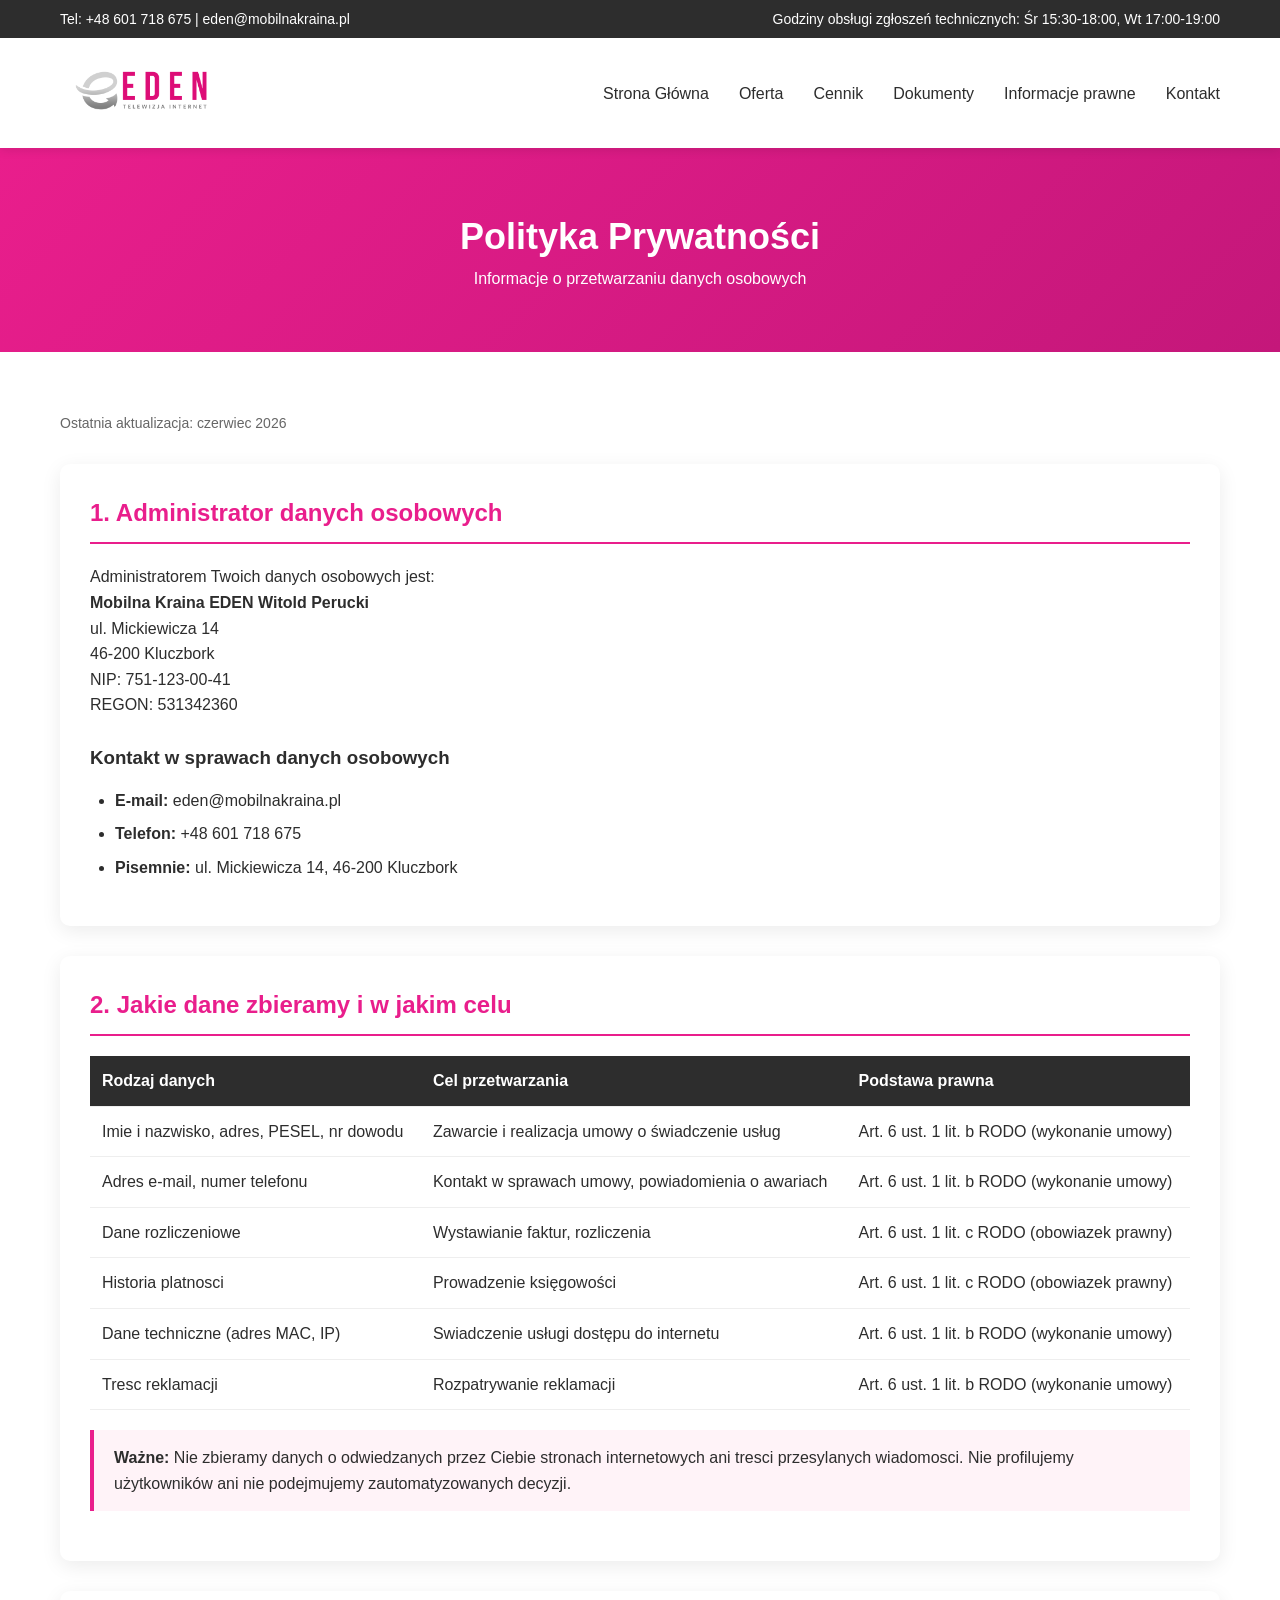
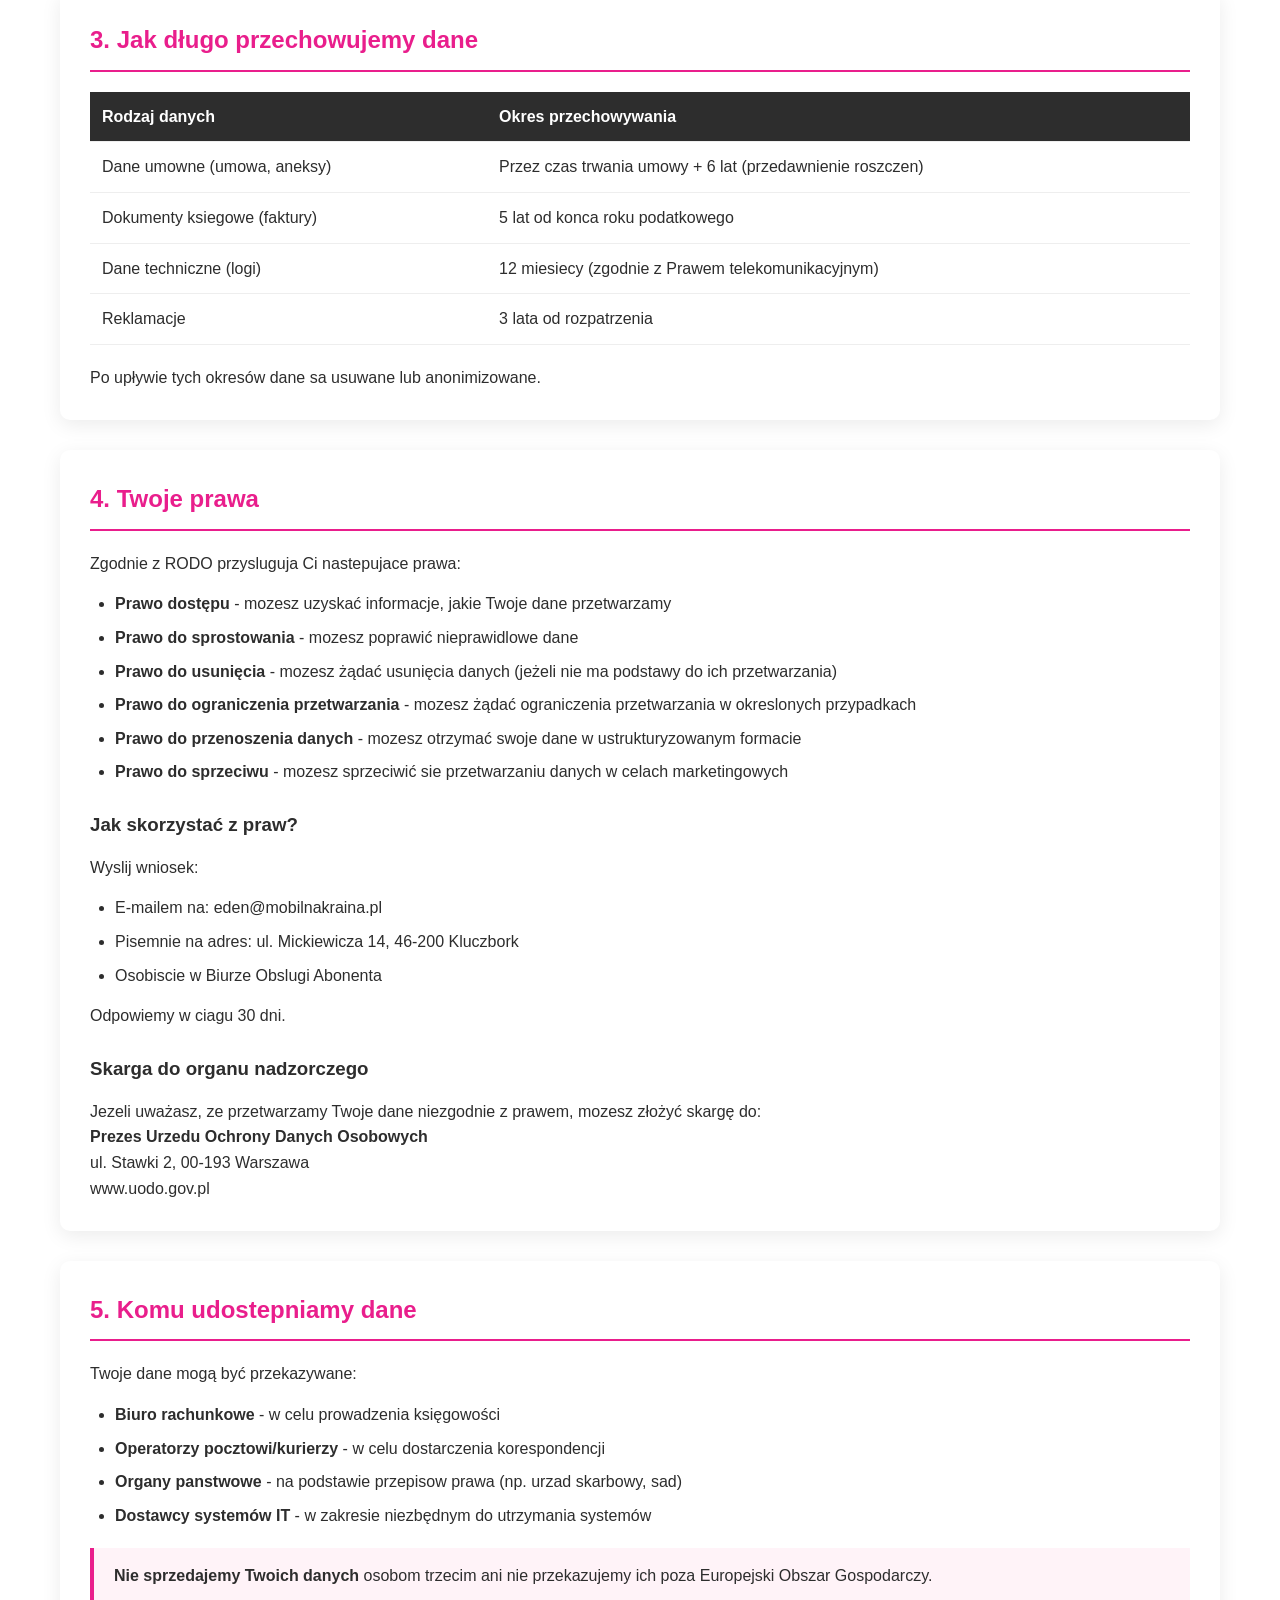
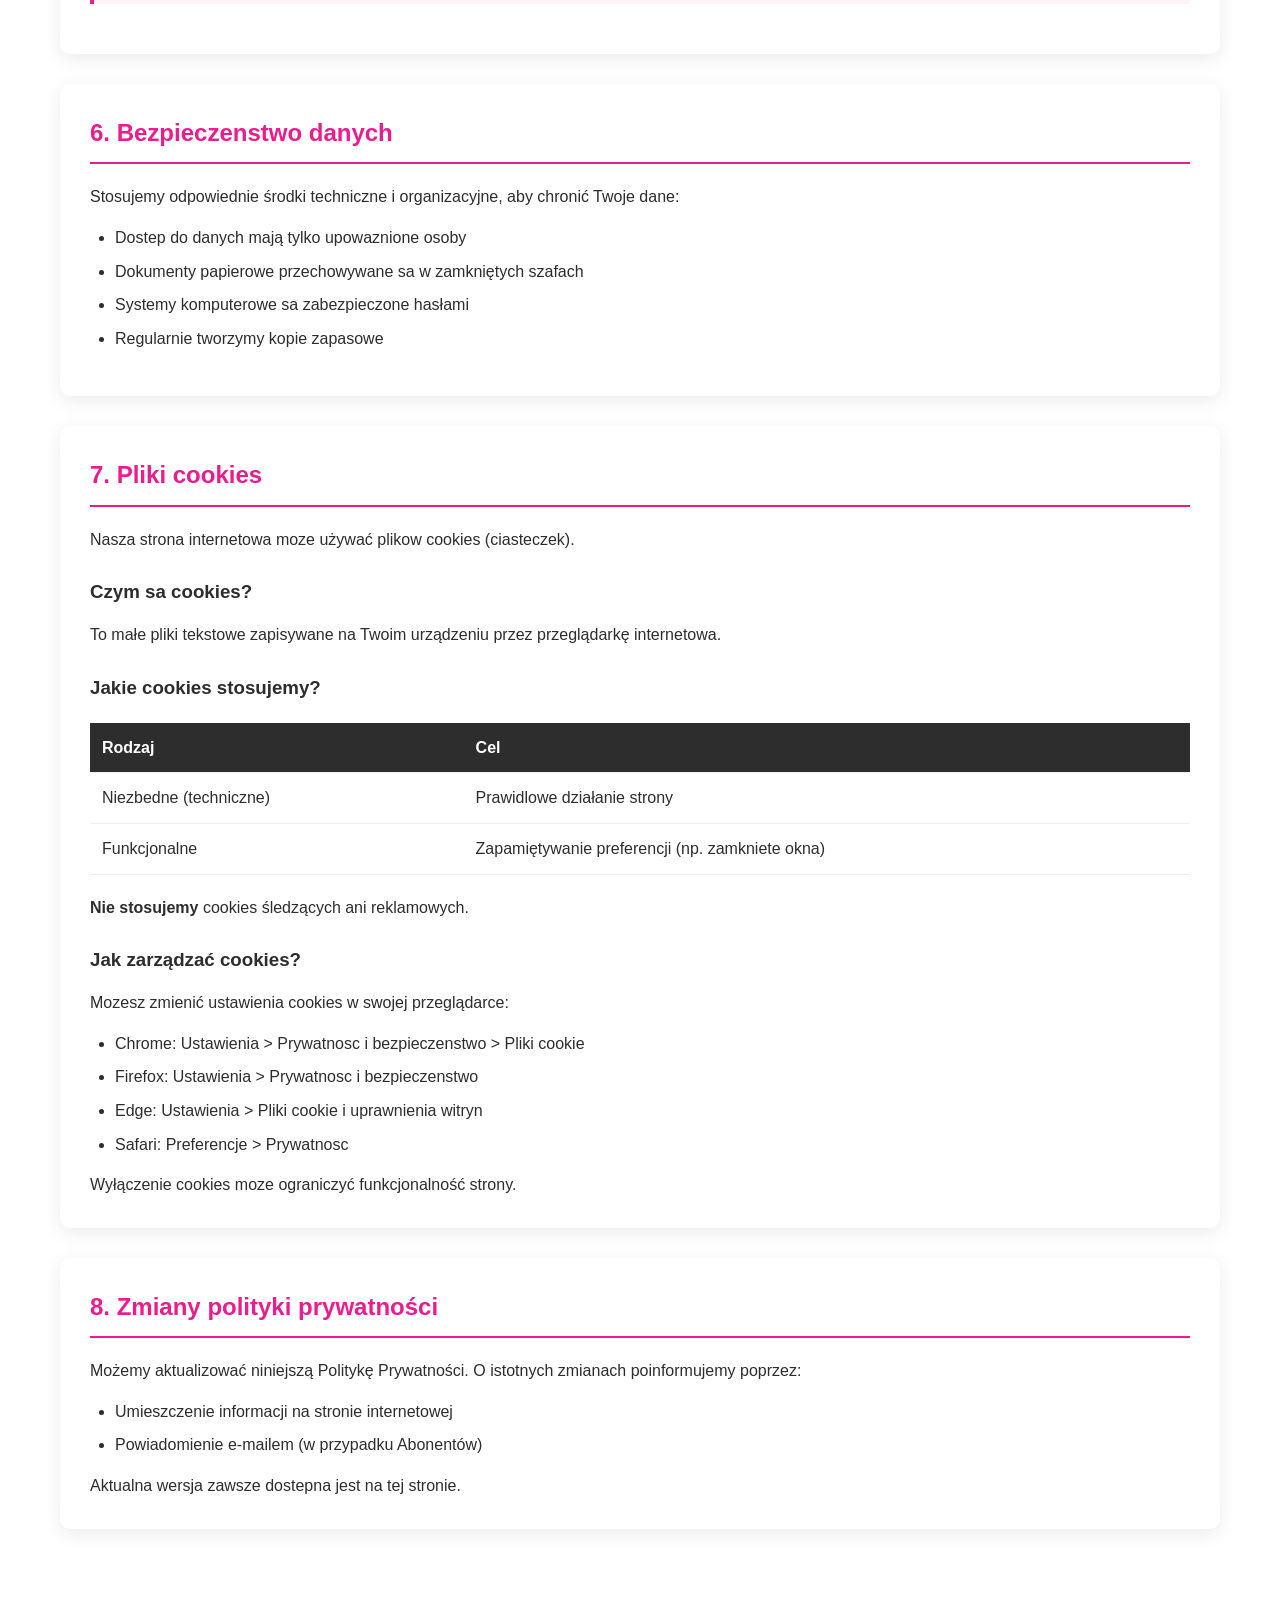
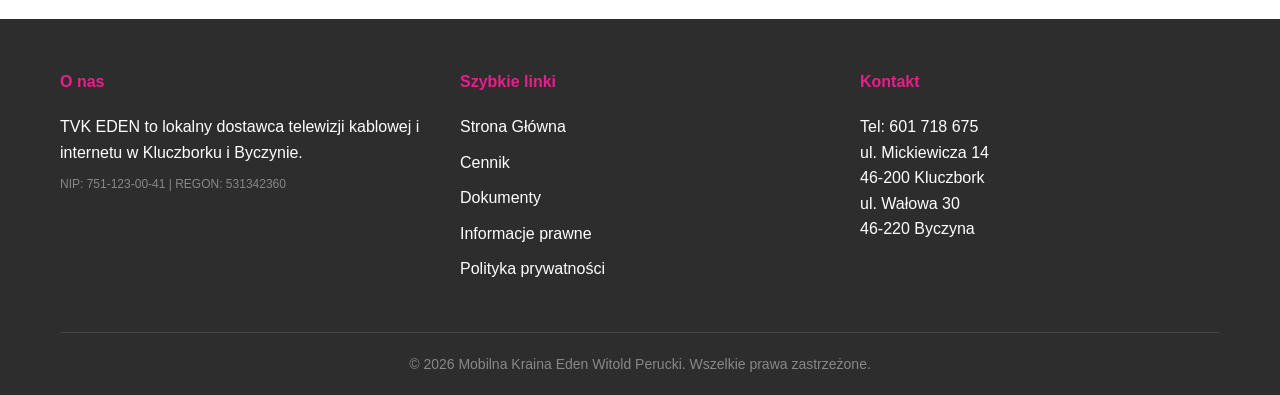
<file: polityka-prywatnosci.html>
﻿<!DOCTYPE html>
<html lang="pl">
<head>
    <meta charset="UTF-8">
    <meta name="viewport" content="width=device-width, initial-scale=1.0, minimum-scale=0.5, maximum-scale=3.0">
    <meta name="description" content="Polityka prywatności i cookies - TVK EDEN">
    <title>Polityka Prywatności - EDEN Telewizja kablowa i Internet</title>
    <link rel="stylesheet" href="css/style.css">
    <link rel="icon" type="image/png" href="img/favicon.png">
    <style>
        .page-header {
            background: linear-gradient(135deg, var(--primary), var(--primary-dark));
            color: white;
            padding: 60px 0;
            text-align: center;
        }
        .page-header h1 { font-size: 36px; }
        .privacy-section { padding: 60px 0; }
        .privacy-box {
            background: white;
            border-radius: 10px;
            padding: 30px;
            margin-bottom: 30px;
            box-shadow: 0 5px 20px rgba(0,0,0,0.08);
        }
        .privacy-box h2 {
            color: var(--primary);
            border-bottom: 2px solid var(--primary);
            padding-bottom: 10px;
            margin-bottom: 20px;
        }
        .privacy-box h3 {
            color: var(--dark);
            margin: 25px 0 15px;
        }
        .privacy-box ul, .privacy-box ol {
            margin: 15px 0;
            padding-left: 25px;
        }
        .privacy-box li { margin-bottom: 8px; }
        .privacy-box table {
            width: 100%;
            border-collapse: collapse;
            margin: 20px 0;
        }
        .privacy-box th, .privacy-box td {
            padding: 12px;
            text-align: left;
            border-bottom: 1px solid #eee;
        }
        .privacy-box th {
            background: var(--dark);
            color: white;
        }
        .highlight-box {
            background: #fff3f8;
            border-left: 4px solid var(--primary);
            padding: 15px 20px;
            margin: 20px 0;
        }
        .update-date {
            color: var(--gray);
            font-size: 14px;
            margin-bottom: 30px;
        }
    </style>
</head>
<body>
    <!-- SVG Icons -->
    <svg xmlns="http://www.w3.org/2000/svg" style="display:none">
        <symbol id="icon-menu" viewBox="0 0 24 24"><path fill="currentColor" d="M3 6h18v2H3V6zm0 5h18v2H3v-2zm0 5h18v2H3v-2z"/></symbol>
    </svg>

    <!-- Header -->
    <header class="header">
        <div class="header-top">
            <div class="container">
                <span>Tel: +48 601 718 675 | eden@mobilnakraina.pl</span>
                <span>Godziny obsługi zgłoszeń technicznych: Śr 15:30-18:00, Wt 17:00-19:00</span>
            </div>
        </div>
        <div class="header-main">
            <div class="container">
                <a href="index.html" class="logo">
                    <img src="img/logo.png" alt="EDEN Telewizja Internet">
                </a>
                <nav class="nav">
                    <button class="mobile-menu-btn" onclick="toggleMenu()"><svg class="icon"><use href="#icon-menu"/></svg></button>
                    <ul id="nav-menu">
                        <li><a href="index.html">Strona Główna</a></li>
                        <li><a href="index.html#usługi">Oferta</a></li>
                        <li><a href="cennik.html">Cennik</a></li>
                        <li><a href="dokumenty.html">Dokumenty</a></li>
                        <li><a href="informacje-prawne.html">Informacje prawne</a></li>
                        <li><a href="index.html#kontakt">Kontakt</a></li>
                    </ul>
                </nav>
            </div>
        </div>
    </header>

    <!-- Page Header -->
    <section class="page-header">
        <div class="container">
            <h1>Polityka Prywatności</h1>
            <p>Informacje o przetwarzaniu danych osobowych</p>
        </div>
    </section>

    <!-- Content -->
    <main class="privacy-section">
        <div class="container">

            <p class="update-date">Ostatnia aktualizacja: czerwiec 2026</p>

            <!-- 1. Administrator -->
            <div class="privacy-box">
                <h2>1. Administrator danych osobowych</h2>

                <p>Administratorem Twoich danych osobowych jest:</p>

                <p><strong>Mobilna Kraina EDEN Witold Perucki</strong><br>
                ul. Mickiewicza 14<br>
                46-200 Kluczbork<br>
                NIP: 751-123-00-41<br>
                REGON: 531342360</p>

                <h3>Kontakt w sprawach danych osobowych</h3>
                <ul>
                    <li><strong>E-mail:</strong> <a href="mailto:eden@mobilnakraina.pl">eden@mobilnakraina.pl</a></li>
                    <li><strong>Telefon:</strong> +48 601 718 675</li>
                    <li><strong>Pisemnie:</strong> ul. Mickiewicza 14, 46-200 Kluczbork</li>
                </ul>
            </div>

            <!-- 2. Jakie dane zbieramy -->
            <div class="privacy-box">
                <h2>2. Jakie dane zbieramy i w jakim celu</h2>

                <table>
                    <tr>
                        <th>Rodzaj danych</th>
                        <th>Cel przetwarzania</th>
                        <th>Podstawa prawna</th>
                    </tr>
                    <tr>
                        <td>Imie i nazwisko, adres, PESEL, nr dowodu</td>
                        <td>Zawarcie i realizacja umowy o świadczenie usług</td>
                        <td>Art. 6 ust. 1 lit. b RODO (wykonanie umowy)</td>
                    </tr>
                    <tr>
                        <td>Adres e-mail, numer telefonu</td>
                        <td>Kontakt w sprawach umowy, powiadomienia o awariach</td>
                        <td>Art. 6 ust. 1 lit. b RODO (wykonanie umowy)</td>
                    </tr>
                    <tr>
                        <td>Dane rozliczeniowe</td>
                        <td>Wystawianie faktur, rozliczenia</td>
                        <td>Art. 6 ust. 1 lit. c RODO (obowiazek prawny)</td>
                    </tr>
                    <tr>
                        <td>Historia platnosci</td>
                        <td>Prowadzenie księgowości</td>
                        <td>Art. 6 ust. 1 lit. c RODO (obowiazek prawny)</td>
                    </tr>
                    <tr>
                        <td>Dane techniczne (adres MAC, IP)</td>
                        <td>Swiadczenie usługi dostępu do internetu</td>
                        <td>Art. 6 ust. 1 lit. b RODO (wykonanie umowy)</td>
                    </tr>
                    <tr>
                        <td>Tresc reklamacji</td>
                        <td>Rozpatrywanie reklamacji</td>
                        <td>Art. 6 ust. 1 lit. b RODO (wykonanie umowy)</td>
                    </tr>
                </table>

                <div class="highlight-box">
                    <strong>Ważne:</strong> Nie zbieramy danych o odwiedzanych przez Ciebie stronach internetowych ani tresci przesylanych wiadomosci. Nie profilujemy użytkowników ani nie podejmujemy zautomatyzowanych decyzji.
                </div>
            </div>

            <!-- 3. Okres przechowywania -->
            <div class="privacy-box">
                <h2>3. Jak długo przechowujemy dane</h2>

                <table>
                    <tr>
                        <th>Rodzaj danych</th>
                        <th>Okres przechowywania</th>
                    </tr>
                    <tr>
                        <td>Dane umowne (umowa, aneksy)</td>
                        <td>Przez czas trwania umowy + 6 lat (przedawnienie roszczen)</td>
                    </tr>
                    <tr>
                        <td>Dokumenty ksiegowe (faktury)</td>
                        <td>5 lat od konca roku podatkowego</td>
                    </tr>
                    <tr>
                        <td>Dane techniczne (logi)</td>
                        <td>12 miesiecy (zgodnie z Prawem telekomunikacyjnym)</td>
                    </tr>
                    <tr>
                        <td>Reklamacje</td>
                        <td>3 lata od rozpatrzenia</td>
                    </tr>
                </table>

                <p>Po upływie tych okresów dane sa usuwane lub anonimizowane.</p>
            </div>

            <!-- 4. Twoje prawa -->
            <div class="privacy-box">
                <h2>4. Twoje prawa</h2>

                <p>Zgodnie z RODO przysluguja Ci nastepujace prawa:</p>

                <ul>
                    <li><strong>Prawo dostępu</strong> - mozesz uzyskać informacje, jakie Twoje dane przetwarzamy</li>
                    <li><strong>Prawo do sprostowania</strong> - mozesz poprawić nieprawidlowe dane</li>
                    <li><strong>Prawo do usunięcia</strong> - mozesz żądać usunięcia danych (jeżeli nie ma podstawy do ich przetwarzania)</li>
                    <li><strong>Prawo do ograniczenia przetwarzania</strong> - mozesz żądać ograniczenia przetwarzania w okreslonych przypadkach</li>
                    <li><strong>Prawo do przenoszenia danych</strong> - mozesz otrzymać swoje dane w ustrukturyzowanym formacie</li>
                    <li><strong>Prawo do sprzeciwu</strong> - mozesz sprzeciwić sie przetwarzaniu danych w celach marketingowych</li>
                </ul>

                <h3>Jak skorzystać z praw?</h3>
                <p>Wyslij wniosek:</p>
                <ul>
                    <li>E-mailem na: <a href="mailto:eden@mobilnakraina.pl">eden@mobilnakraina.pl</a></li>
                    <li>Pisemnie na adres: ul. Mickiewicza 14, 46-200 Kluczbork</li>
                    <li>Osobiscie w Biurze Obslugi Abonenta</li>
                </ul>
                <p>Odpowiemy w ciagu 30 dni.</p>

                <h3>Skarga do organu nadzorczego</h3>
                <p>Jezeli uważasz, ze przetwarzamy Twoje dane niezgodnie z prawem, mozesz złożyć skargę do:</p>
                <p><strong>Prezes Urzedu Ochrony Danych Osobowych</strong><br>
                ul. Stawki 2, 00-193 Warszawa<br>
                <a href="https://uodo.gov.pl" target="_blank">www.uodo.gov.pl</a></p>
            </div>

            <!-- 5. Odbiorcy danych -->
            <div class="privacy-box">
                <h2>5. Komu udostepniamy dane</h2>

                <p>Twoje dane mogą być przekazywane:</p>
                <ul>
                    <li><strong>Biuro rachunkowe</strong> - w celu prowadzenia księgowości</li>
                    <li><strong>Operatorzy pocztowi/kurierzy</strong> - w celu dostarczenia korespondencji</li>
                    <li><strong>Organy panstwowe</strong> - na podstawie przepisow prawa (np. urzad skarbowy, sad)</li>
                    <li><strong>Dostawcy systemów IT</strong> - w zakresie niezbędnym do utrzymania systemów</li>
                </ul>

                <div class="highlight-box">
                    <strong>Nie sprzedajemy Twoich danych</strong> osobom trzecim ani nie przekazujemy ich poza Europejski Obszar Gospodarczy.
                </div>
            </div>

            <!-- 6. Bezpieczenstwo -->
            <div class="privacy-box">
                <h2>6. Bezpieczenstwo danych</h2>

                <p>Stosujemy odpowiednie środki techniczne i organizacyjne, aby chronić Twoje dane:</p>
                <ul>
                    <li>Dostep do danych mają tylko upowaznione osoby</li>
                    <li>Dokumenty papierowe przechowywane sa w zamkniętych szafach</li>
                    <li>Systemy komputerowe sa zabezpieczone hasłami</li>
                    <li>Regularnie tworzymy kopie zapasowe</li>
                </ul>
            </div>

            <!-- 7. Cookies -->
            <div class="privacy-box">
                <h2>7. Pliki cookies</h2>

                <p>Nasza strona internetowa moze używać plikow cookies (ciasteczek).</p>

                <h3>Czym sa cookies?</h3>
                <p>To małe pliki tekstowe zapisywane na Twoim urządzeniu przez przeglądarkę internetowa.</p>

                <h3>Jakie cookies stosujemy?</h3>
                <table>
                    <tr>
                        <th>Rodzaj</th>
                        <th>Cel</th>
                    </tr>
                    <tr>
                        <td>Niezbedne (techniczne)</td>
                        <td>Prawidlowe działanie strony</td>
                    </tr>
                    <tr>
                        <td>Funkcjonalne</td>
                        <td>Zapamiętywanie preferencji (np. zamkniete okna)</td>
                    </tr>
                </table>

                <p><strong>Nie stosujemy</strong> cookies śledzących ani reklamowych.</p>

                <h3>Jak zarządzać cookies?</h3>
                <p>Mozesz zmienić ustawienia cookies w swojej przeglądarce:</p>
                <ul>
                    <li>Chrome: Ustawienia > Prywatnosc i bezpieczenstwo > Pliki cookie</li>
                    <li>Firefox: Ustawienia > Prywatnosc i bezpieczenstwo</li>
                    <li>Edge: Ustawienia > Pliki cookie i uprawnienia witryn</li>
                    <li>Safari: Preferencje > Prywatnosc</li>
                </ul>
                <p>Wyłączenie cookies moze ograniczyć funkcjonalność strony.</p>
            </div>

            <!-- 8. Zmiany -->
            <div class="privacy-box">
                <h2>8. Zmiany polityki prywatności</h2>

                <p>Możemy aktualizować niniejszą Politykę Prywatności. O istotnych zmianach poinformujemy poprzez:</p>
                <ul>
                    <li>Umieszczenie informacji na stronie internetowej</li>
                    <li>Powiadomienie e-mailem (w przypadku Abonentów)</li>
                </ul>
                <p>Aktualna wersja zawsze dostepna jest na tej stronie.</p>
            </div>

        </div>
    </main>

    <!-- Footer -->
    <footer class="footer">
        <div class="container">
            <div class="footer-grid">
                <div>
                    <h4>O nas</h4>
                    <p>TVK EDEN to lokalny dostawca telewizji kablowej i internetu w Kluczborku i Byczynie.</p>
                    <p style="margin-top: 10px; font-size: 12px; color: #888;">NIP: 751-123-00-41 | REGON: 531342360</p>
                </div>
                <div>
                    <h4>Szybkie linki</h4>
                    <ul>
                        <li><a href="index.html">Strona Główna</a></li>
                        <li><a href="cennik.html">Cennik</a></li>
                        <li><a href="dokumenty.html">Dokumenty</a></li>
                        <li><a href="informacje-prawne.html">Informacje prawne</a></li>
                        <li><a href="polityka-prywatności.html">Polityka prywatności</a></li>
                    </ul>
                </div>
                <div>
                    <h4>Kontakt</h4>
                    <p>Tel: 601 718 675</p>
                    <p>ul. Mickiewicza 14<br>46-200 Kluczbork</p>
                    <p>ul. Wałowa 30<br>46-220 Byczyna</p>
                </div>
            </div>
            <div class="footer-bottom">
                <p>&copy; 2026 Mobilna Kraina Eden Witold Perucki. Wszelkie prawa zastrzeżone.</p>
            </div>
        </div>
    </footer>

    <script>
        function toggleMenu() {
            document.getElementById('nav-menu').classList.toggle('active');
        }

        // Set active nav link based on current page
        document.querySelectorAll('.nav a').forEach(link => {
            link.classList.remove('active');
            if (link.getAttribute('href') === location.pathname.split('/').pop() ||
                (location.pathname.endsWith('/') && link.getAttribute('href') === 'index.html')) {
                link.classList.add('active');
            }
        });
    </script>
</body>
</html>
</file>
<file: css/style.css>
/* EDEN TVK - Telewizja kablowa i Internet */
:root {
    --primary: #E91E8C;
    --primary-dark: #C4177A;
    --dark: #2d2d2d;
    --gray: #666;
    --light-gray: #f5f5f5;
    --white: #fff;
}

* {
    margin: 0;
    padding: 0;
    box-sizing: border-box;
}

body {
    font-family: 'Segoe UI', Tahoma, Geneva, Verdana, sans-serif;
    line-height: 1.6;
    color: var(--dark);
}

a {
    text-decoration: none;
    color: inherit;
}

.container {
    max-width: 1200px;
    margin: 0 auto;
    padding: 0 20px;
}

/* Header */
.header {
    background: var(--white);
    box-shadow: 0 2px 10px rgba(0,0,0,0.1);
    position: sticky;
    top: 0;
    z-index: 1000;
}

.header-top {
    background: var(--dark);
    color: var(--white);
    padding: 8px 0;
    font-size: 14px;
}

.header-top .container {
    display: flex;
    justify-content: space-between;
}

.header-main {
    padding: 20px 0;
}

.header-main .container {
    display: flex;
    justify-content: space-between;
    align-items: center;
}

.logo {
    overflow: hidden;
    height: 70px;
    display: flex;
    align-items: center;
}

.logo img {
    height: 180px;
    width: auto;
    margin: -55px 0;
}

.nav ul {
    display: flex;
    list-style: none;
    gap: 30px;
}

.nav a {
    font-weight: 500;
    padding: 10px 0;
    transition: color 0.3s;
}

.nav a:hover,
.nav a.active {
    color: var(--primary);
}

/* Hero Section */
.hero {
    position: relative;
    color: var(--white);
    padding: 100px 0;
    text-align: left;
    min-height: 520px;
    display: flex;
    align-items: center;
    overflow: hidden;
    background: linear-gradient(135deg, #1a1a2e 0%, #16213e 50%, #0f0f23 100%);
}

.hero::before {
    content: '';
    position: absolute;
    top: 0;
    left: 0;
    width: 60%;
    height: 100%;
    background: url('../img/hero.png') left center / contain no-repeat;
    z-index: 1;
    -webkit-mask-image: linear-gradient(to right,
        black 0%,
        black 50%,
        transparent 100%),
        linear-gradient(to bottom,
        transparent 0%,
        black 15%,
        black 85%,
        transparent 100%);
    -webkit-mask-composite: source-in;
    mask-image: linear-gradient(to right,
        black 0%,
        black 50%,
        transparent 100%),
        linear-gradient(to bottom,
        transparent 0%,
        black 15%,
        black 85%,
        transparent 100%);
    mask-composite: intersect;
}

.hero .container {
    position: relative;
    z-index: 3;
    max-width: 500px;
    margin-left: auto;
    margin-right: 80px;
}

.hero-content {
    animation: fadeInUp 0.8s ease-out;
}

@keyframes fadeInUp {
    from {
        opacity: 0;
        transform: translateY(30px);
    }
    to {
        opacity: 1;
        transform: translateY(0);
    }
}

.hero-subtitle {
    font-size: 22px;
    margin-bottom: 30px;
    opacity: 0.95;
    font-weight: 300;
}

.hero-buttons {
    display: flex;
    gap: 15px;
    margin-bottom: 40px;
    flex-wrap: wrap;
}

.hero-features {
    display: flex;
    flex-direction: column;
    gap: 12px;
}

.hero-feature {
    display: flex;
    align-items: center;
    gap: 10px;
    font-size: 15px;
    opacity: 0.9;
}

.hero-feature-icon {
    fill: var(--primary);
    flex-shrink: 0;
}

@media (max-width: 992px) {
    .hero .container {
        margin-right: 40px;
    }

    .hero::before {
        width: 55%;
    }
}

@media (max-width: 768px) {
    .hero .container {
        margin-left: auto;
        margin-right: auto;
        max-width: 100%;
        text-align: center;
        padding: 0 20px;
    }

    .hero-buttons {
        justify-content: center;
    }

    .hero-features {
        align-items: center;
    }

    .hero {
        min-height: 400px;
        padding: 60px 15px;
    }

    .hero h1 {
        font-size: 32px;
        margin-bottom: 15px;
    }

    .hero-subtitle {
        font-size: 16px;
        margin-bottom: 25px;
    }

    .hero::before {
        width: 100%;
        opacity: 0.25;
        background: url('../img/hero.png') center center / cover no-repeat;
        -webkit-mask-image: none;
        mask-image: none;
    }

    .hero-feature {
        font-size: 13px;
    }

    .btn {
        padding: 10px 20px;
        font-size: 14px;
    }

    .info-bar .container {
        gap: 20px;
    }

    .info-item {
        flex-direction: column;
        text-align: center;
    }

    .info-icon {
        margin-bottom: 10px;
    }

    .section-title h2 {
        font-size: 26px;
    }

    .service-card {
        padding: 25px;
    }

    .price-card {
        padding: 25px;
    }

    .price {
        font-size: 36px;
    }

    .footer-grid {
        grid-template-columns: 1fr;
        text-align: center;
    }
}

@media (max-width: 480px) {
    .hero {
        min-height: 380px;
        padding: 50px 15px;
    }

    .hero h1 {
        font-size: 26px;
    }

    .hero-subtitle {
        font-size: 14px;
    }

    .hero-buttons {
        flex-direction: column;
        gap: 10px;
    }

    .hero-buttons .btn {
        width: 100%;
        text-align: center;
    }

    .btn-outline {
        margin-left: 0;
    }

    .header-top {
        font-size: 11px;
        padding: 5px 0;
    }

    .header-top .container {
        flex-direction: column;
        gap: 3px;
    }

    .logo {
        height: 50px;
    }

    .logo img {
        height: 130px;
        margin: -40px 0;
    }

    .container {
        padding: 0 15px;
    }
}

.hero h1 {
    font-size: 48px;
    margin-bottom: 20px;
}

.hero p {
    font-size: 20px;
    margin-bottom: 30px;
    opacity: 0.9;
}

.btn {
    display: inline-block;
    padding: 12px 30px;
    border-radius: 5px;
    font-weight: 600;
    transition: all 0.3s;
    cursor: pointer;
    border: none;
}

.btn-primary {
    background: var(--primary);
    color: var(--white);
}

.btn-primary:hover {
    background: var(--primary-dark);
}

.btn-outline {
    border: 2px solid var(--white);
    color: var(--white);
    background: transparent;
    margin-left: 15px;
}

.btn-outline:hover {
    background: var(--white);
    color: var(--dark);
}

/* Info Bar */
.info-bar {
    background: var(--light-gray);
    padding: 30px 0;
}

.info-bar .container {
    display: grid;
    grid-template-columns: repeat(auto-fit, minmax(250px, 1fr));
    gap: 30px;
}

.info-item {
    display: flex;
    align-items: flex-start;
    gap: 15px;
}

.info-icon {
    width: 50px;
    height: 50px;
    background: var(--primary);
    border-radius: 50%;
    display: flex;
    align-items: center;
    justify-content: center;
    color: var(--white);
    font-size: 20px;
    flex-shrink: 0;
}

.info-content h4 {
    color: var(--primary);
    margin-bottom: 5px;
}

.info-content p {
    font-size: 14px;
    color: var(--gray);
}

/* Services Section */
.services {
    padding: 80px 0;
}

.section-title {
    text-align: center;
    margin-bottom: 50px;
}

.section-title h2 {
    font-size: 36px;
    color: var(--dark);
    margin-bottom: 10px;
}

.section-title p {
    color: var(--gray);
}

.services-grid {
    display: grid;
    grid-template-columns: repeat(auto-fit, minmax(300px, 1fr));
    gap: 40px;
}

.service-card {
    background: var(--white);
    border-radius: 10px;
    padding: 40px;
    text-align: center;
    box-shadow: 0 5px 30px rgba(0,0,0,0.1);
    transition: transform 0.3s;
}

.service-card:hover {
    transform: translateY(-5px);
}

.service-icon {
    font-size: 60px;
    margin-bottom: 20px;
}

.service-card h3 {
    font-size: 24px;
    margin-bottom: 15px;
    color: var(--dark);
}

.service-card p {
    color: var(--gray);
    margin-bottom: 20px;
}

/* Why Us Section */
.why-us {
    background: var(--light-gray);
    padding: 80px 0;
}

.features-grid {
    display: grid;
    grid-template-columns: repeat(auto-fit, minmax(250px, 1fr));
    gap: 30px;
}

.feature-item {
    text-align: center;
    padding: 30px;
}

.feature-item h4 {
    color: var(--primary);
    margin-bottom: 10px;
}

/* Pricing Section */
.pricing {
    padding: 80px 0;
}

.pricing-grid {
    display: grid;
    grid-template-columns: repeat(auto-fit, minmax(280px, 1fr));
    gap: 30px;
}

.price-card {
    background: var(--white);
    border-radius: 10px;
    padding: 40px;
    text-align: center;
    box-shadow: 0 5px 30px rgba(0,0,0,0.1);
    border: 2px solid transparent;
    transition: border-color 0.3s;
}

.price-card:hover {
    border-color: var(--primary);
}

.price-card.featured {
    border-color: var(--primary);
    position: relative;
}

.price-card.featured::before {
    content: 'POLECAMY';
    position: absolute;
    top: -12px;
    left: 50%;
    transform: translateX(-50%);
    background: var(--primary);
    color: var(--white);
    padding: 5px 20px;
    border-radius: 20px;
    font-size: 12px;
    font-weight: 600;
}

.price-card h3 {
    font-size: 24px;
    margin-bottom: 20px;
}

.price {
    font-size: 48px;
    font-weight: 700;
    color: var(--primary);
}

.price span {
    font-size: 16px;
    color: var(--gray);
}

.price-card ul {
    list-style: none;
    margin: 30px 0;
    text-align: left;
}

.price-card li {
    padding: 10px 0;
    border-bottom: 1px solid var(--light-gray);
}

/* Documents Section */
.documents {
    background: var(--light-gray);
    padding: 80px 0;
}

.documents-grid {
    display: grid;
    grid-template-columns: repeat(auto-fit, minmax(250px, 1fr));
    gap: 20px;
}

.doc-item {
    background: var(--white);
    padding: 20px;
    border-radius: 8px;
    display: flex;
    align-items: center;
    gap: 15px;
    transition: box-shadow 0.3s;
}

.doc-item:hover {
    box-shadow: 0 5px 20px rgba(0,0,0,0.1);
}

.doc-icon {
    font-size: 30px;
    color: var(--primary);
}

/* SVG Icons */
.icon {
    width: 24px;
    height: 24px;
    fill: currentColor;
}

.icon-large {
    width: 60px;
    height: 60px;
    fill: var(--primary);
}

.icon-doc {
    width: 30px;
    height: 30px;
    fill: var(--primary);
}

.icon-sm {
    width: 20px;
    height: 20px;
    fill: var(--primary);
}

.contact-icon {
    flex-shrink: 0;
    width: 24px;
    height: 24px;
}

.info-icon .icon {
    width: 24px;
    height: 24px;
    fill: var(--white);
}

.service-icon {
    margin-bottom: 20px;
}

.icon-card {
    width: 50px;
    height: 50px;
    fill: var(--primary);
}

/* Contact Section */
.contact {
    padding: 80px 0;
}

.contact-grid {
    display: grid;
    grid-template-columns: 1fr 1fr;
    gap: 50px;
}

.contact-info h3 {
    color: var(--primary);
    margin-bottom: 20px;
}

.contact-item {
    display: flex;
    align-items: flex-start;
    gap: 15px;
    margin-bottom: 20px;
}

.contact-item strong {
    display: block;
    margin-bottom: 5px;
}

.maps-wrapper {
    display: flex;
    flex-direction: column;
    gap: 20px;
}

.map-box h4 {
    color: var(--primary);
    margin-bottom: 10px;
    font-size: 18px;
}

.map-container {
    border-radius: 10px;
    overflow: hidden;
    height: 250px;
}

.map-container iframe {
    width: 100%;
    height: 100%;
    border: 0;
}

/* Footer */
.footer {
    background: var(--dark);
    color: var(--white);
    padding: 50px 0 20px;
}

.footer-grid {
    display: grid;
    grid-template-columns: repeat(auto-fit, minmax(200px, 1fr));
    gap: 40px;
    margin-bottom: 40px;
}

.footer h4 {
    color: var(--primary);
    margin-bottom: 20px;
}

.footer ul {
    list-style: none;
}

.footer li {
    margin-bottom: 10px;
}

.footer a:hover {
    color: var(--primary);
}

.footer-bottom {
    border-top: 1px solid #444;
    padding-top: 20px;
    text-align: center;
    font-size: 14px;
    color: #888;
}

/* Mobile Menu */
.mobile-menu-btn {
    display: none;
    background: none;
    border: none;
    font-size: 24px;
    cursor: pointer;
}

/* Responsive */
@media (max-width: 768px) {
    .mobile-menu-btn {
        display: block;
    }

    .nav ul {
        display: none;
        position: absolute;
        top: 100%;
        left: 0;
        right: 0;
        background: var(--white);
        flex-direction: column;
        padding: 20px;
        gap: 10px;
        box-shadow: 0 5px 20px rgba(0,0,0,0.1);
    }

    .nav ul.active {
        display: flex;
    }

    .hero h1 {
        font-size: 32px;
    }

    .contact-grid {
        grid-template-columns: 1fr;
    }

    .btn-outline {
        margin-left: 0;
        margin-top: 10px;
    }
}
</file>
